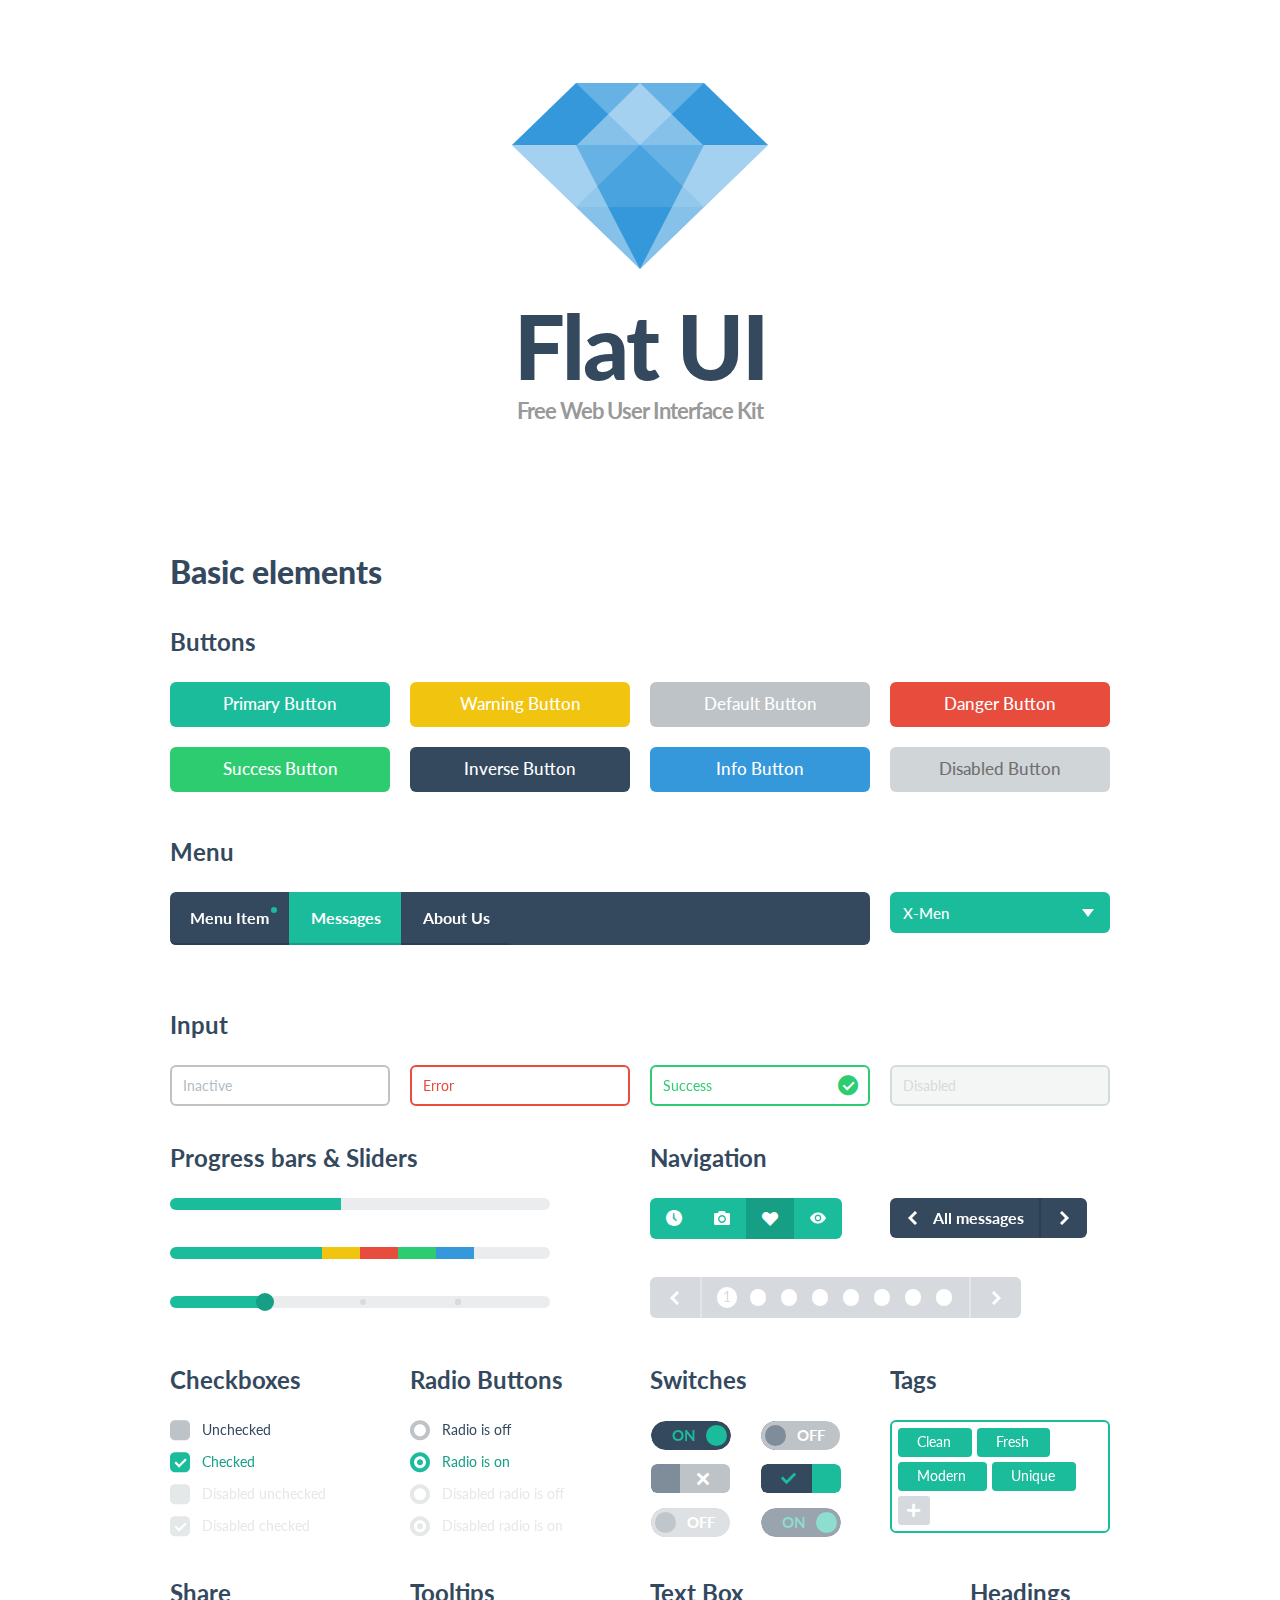
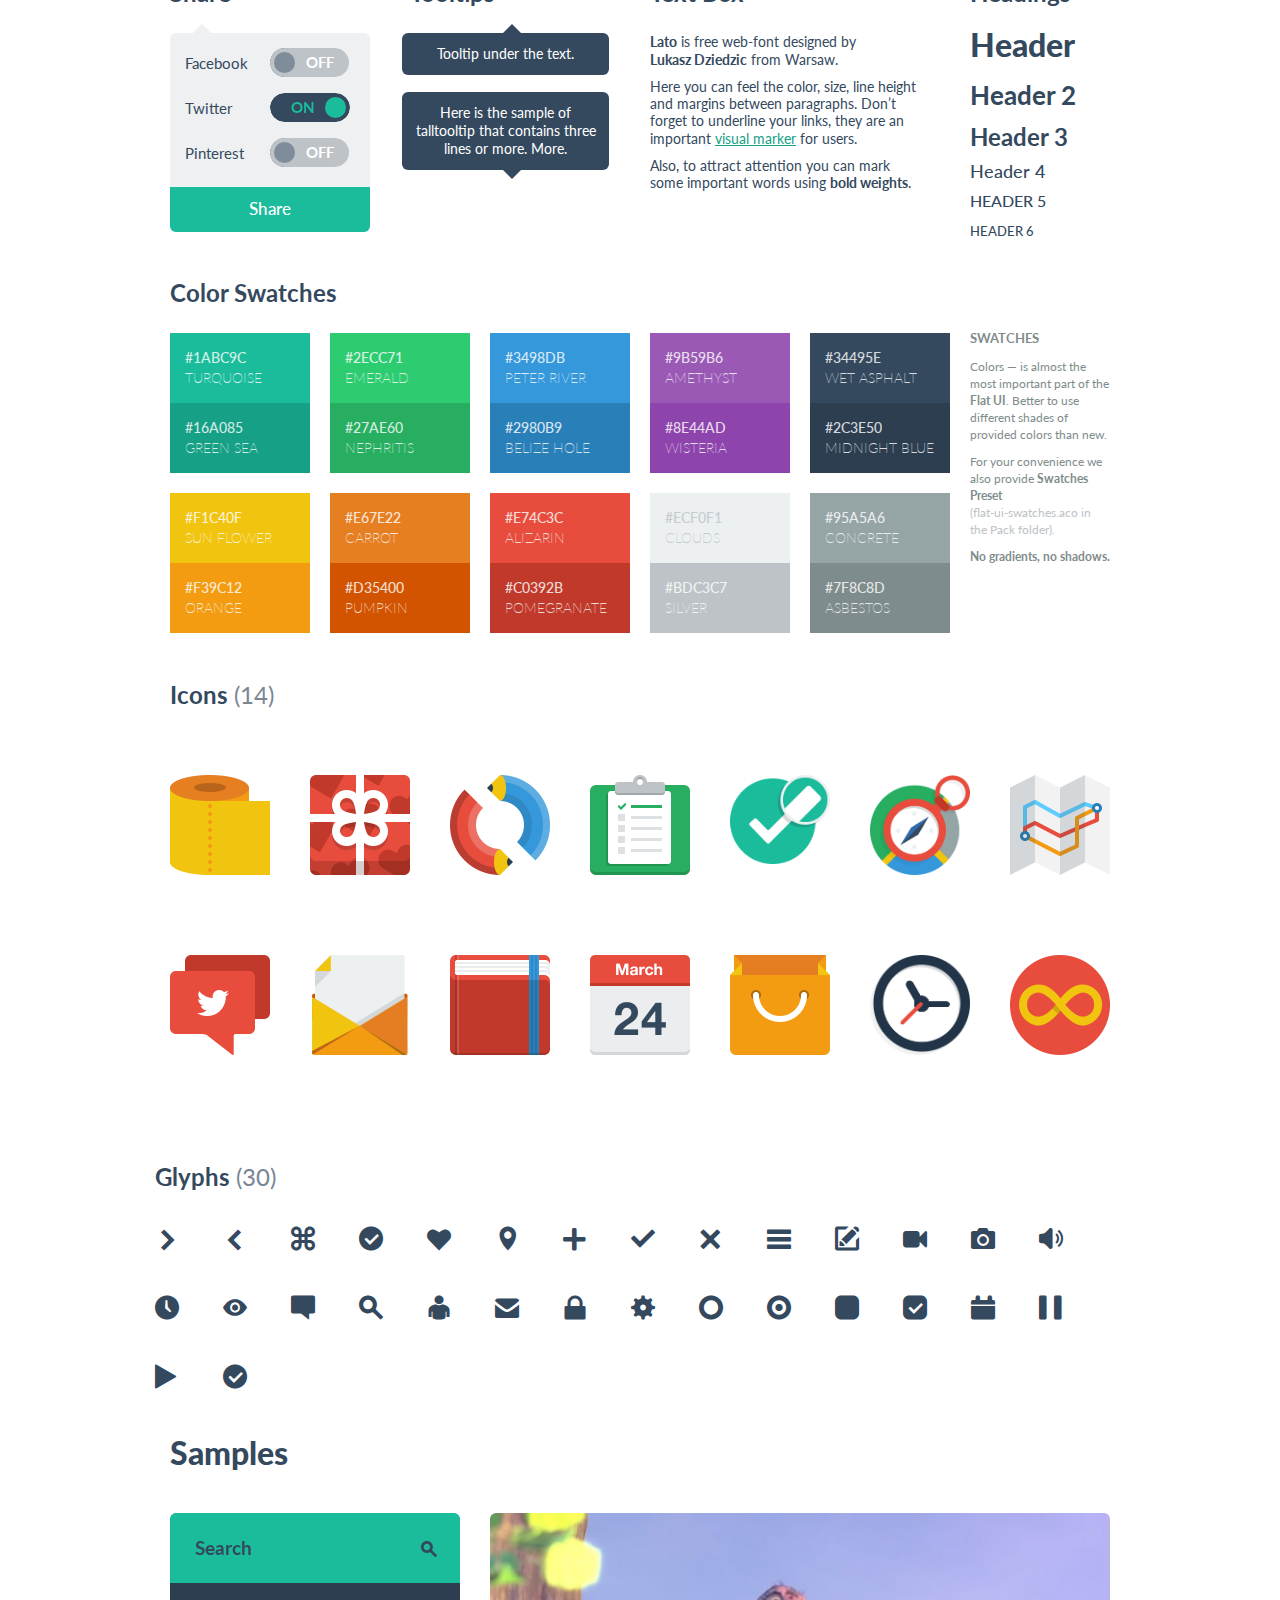
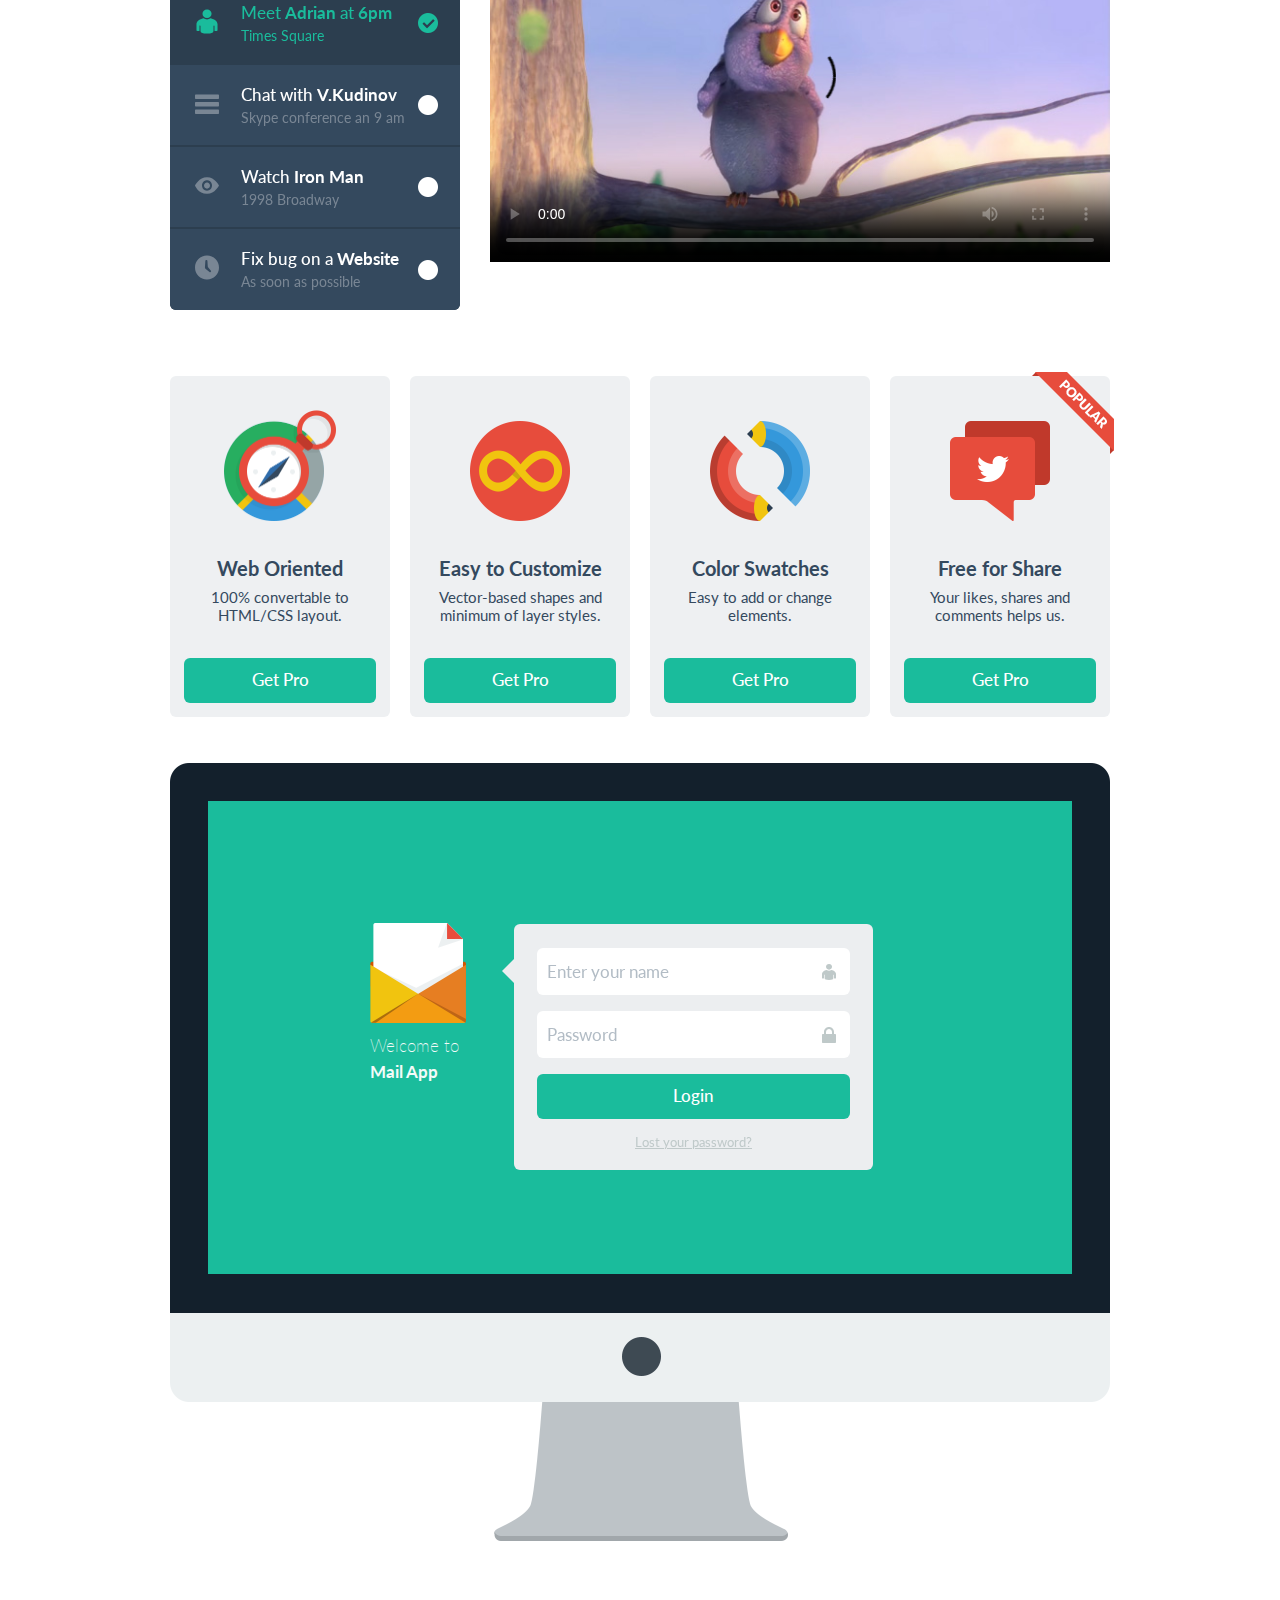
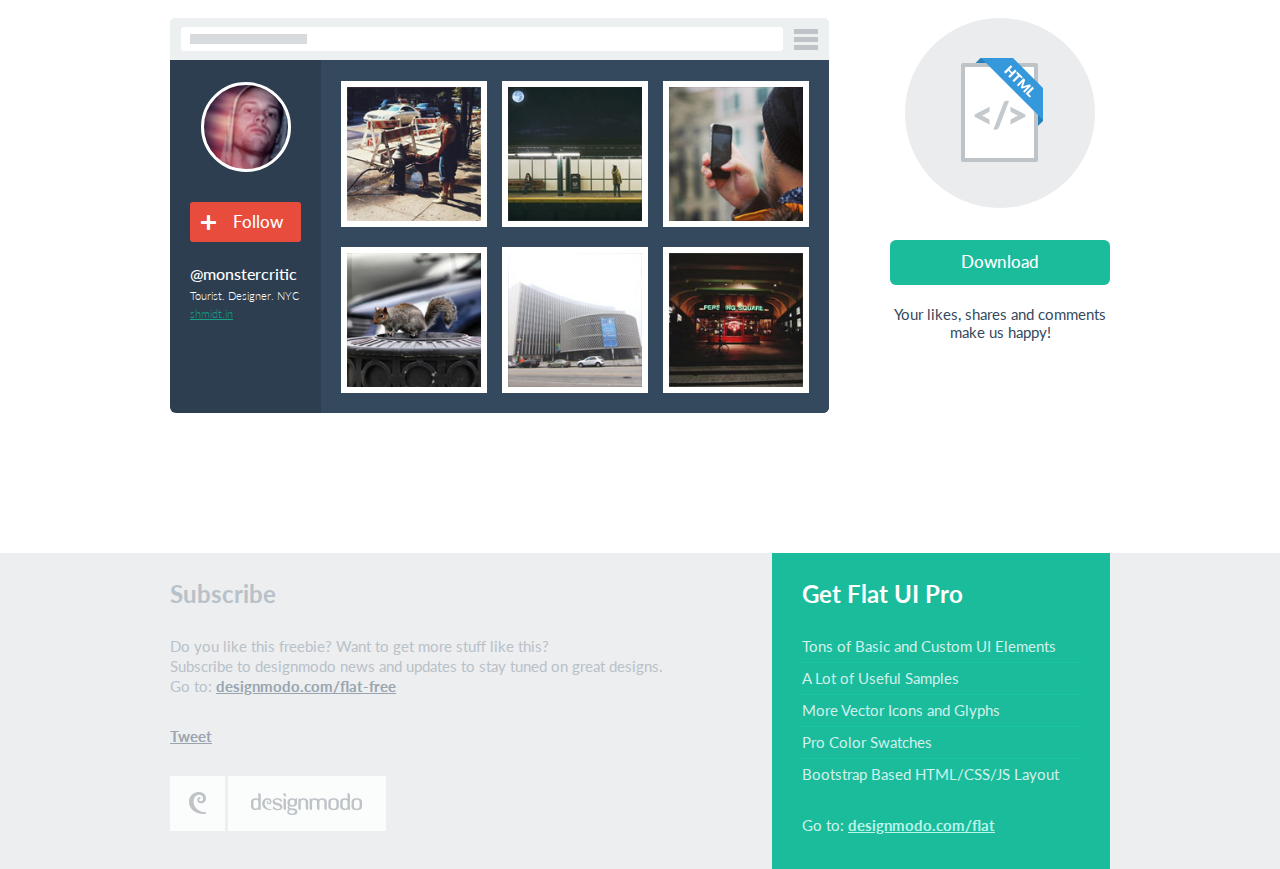
<file: index.html>
<!DOCTYPE html>
<html lang="en">
  <head>
    <meta charset="utf-8">
    <title>Flat UI Kit - HTML/PSD Design Framework</title>
    <meta name="viewport" content="width=device-width, initial-scale=1.0">

    <!-- Loading Bootstrap -->
    <link href="bootstrap/css/bootstrap.css" rel="stylesheet">

    <!-- Loading Flat UI -->
    <link href="css/flat-ui.scss.css" rel="stylesheet">

    <link rel="shortcut icon" href="images/favicon.ico">

    <!-- HTML5 shim, for IE6-8 support of HTML5 elements. All other JS at the end of file. -->
    <!--[if lt IE 9]>
      <script src="js/html5shiv.js"></script>
    <![endif]-->
  </head>
  <body>
    <div class="container">
      <div class="demo-headline">
        <h1 class="demo-logo">
          <div class="logo"></div>
          Flat UI
          <small>Free Web User Interface Kit</small>
        </h1>
      </div> <!-- /demo-headline -->

      <h1>Basic elements</h1>
      <h3 class="demo-panel-title">Buttons</h3>

      <div class="row demo-row">
        <div class="span3">
          <a href="#fakelink" class="btn btn-large btn-block btn-primary">Primary Button</a>
        </div>
        <div class="span3">
          <a href="#fakelink" class="btn btn-large btn-block btn-warning">Warning Button</a>
        </div>
        <div class="span3">
          <a href="#fakelink" class="btn btn-block btn-large">Default Button</a>
        </div>
        <div class="span3">
          <a href="#fakelink" class="btn btn-large btn-block btn-danger">Danger Button</a>
        </div>
      </div> <!-- /row -->

      <div class="row demo-row">
        <div class="span3">
          <a href="#fakelink" class="btn btn-large btn-block btn-success">Success Button</a>
        </div>
        <div class="span3">
          <a href="#fakelink" class="btn btn-large btn-block btn-inverse">Inverse Button</a>
        </div>
        <div class="span3">
          <a href="#fakelink" class="btn btn-large btn-block btn-info">Info Button</a>
        </div>
        <div class="span3">
          <a href="#fakelink" class="btn btn-large btn-block disabled">Disabled Button</a>
        </div>
      </div> <!-- /row -->

      <h3 class="demo-panel-title">Menu</h3>
      <div class="row demo-row">
        <div class="span9">
          <div class="navbar navbar-inverse">
            <div class="navbar-inner">
              <div class="container">
                <button type="button" class="btn btn-navbar" data-toggle="collapse" data-target="#nav-collapse-01"></button>
                <div class="nav-collapse collapse" id="nav-collapse-01">
                  <ul class="nav">
                    <li>
                      <a href="#fakelink">
                        Menu Item
                        <span class="navbar-unread">1</span>
                      </a>
                    </li>
                    <li class="active">
                      <a href="#fakelink">
                        Messages
                        <span class="navbar-unread">1</span>
                      </a>
                      <ul>
                        <li><a href="#fakelink">Element One</a></li>
                        <li>
                          <a href="#fakelink">Sub menu</a>
                          <ul>
                            <li><a href="#fakelink">Element One</a></li>
                            <li><a href="#fakelink">Element Two</a></li>
                            <li><a href="#fakelink">Element Three</a></li>
                          </ul> <!-- /Sub menu -->
                        </li>
                        <li><a href="#fakelink">Element Three</a></li>
                      </ul> <!-- /Sub menu -->
                    </li>
                    <li>
                      <a href="#fakelink">
                        About Us
                      </a>
                    </li>
                  </ul>
                </div><!--/.nav -->
              </div>
            </div>
          </div>
        </div>
        <div class="span3">
          <select name="herolist" value="X-Men" class="select-block span3">
            <option value="0">Choose hero</option>
            <option value="1">Spider Man</option>
            <option value="2">Wolverine</option>
            <option value="3">Captain America</option>
            <option value="X-Men" selected="selected">X-Men</option>
            <option value="Crocodile">Crocodile</option>
          </select>
        </div>
      </div> <!-- /row -->

      <h3 class="demo-panel-title">Input</h3>
      <div class="row">
        <div class="span3">
          <input type="text" value="" placeholder="Inactive" class="span3" />
        </div>
        <div class="span3">
          <div class="control-group error">
            <input type="text" value="Error" class="span3" />
          </div>
        </div>
        <div class="span3">
          <div class="control-group success">
            <input type="text" value="Success" class="span3" />
            <i class="input-icon fui-check-inverted"></i>
          </div>
        </div>
        <div class="span3">
          <input type="text" value="Disabled" disabled="disabled" class="span3" />
        </div>
      </div> <!-- /row -->

      <div class="row">
        <div class="span5">
          <h3 class="demo-panel-title">Progress bars &amp; Sliders</h3>
          <div class="progress">
            <div class="bar" style="width: 45%;"></div>
          </div>
          <br/>
          <div class="progress">
            <div class="bar" style="width: 40%;"></div>
            <div class="bar bar-warning" style="width: 10%;"></div>
            <div class="bar bar-danger" style="width: 10%;"></div>
            <div class="bar bar-success" style="width: 10%;"></div>
            <div class="bar bar-info" style="width: 10%;"></div>
          </div>
          <br/>
          <div id="slider" class="ui-slider">
            <div class="ui-slider-segment"></div>
            <div class="ui-slider-segment"></div>
            <div class="ui-slider-segment"></div>
          </div>
        </div> <!-- /sliders -->

        <div class="span6 offset1">
          <h3 class="demo-panel-title">Navigation</h3>
          <div class="row demo-navigation">
            <div class="span3">
              <div class="btn-toolbar">
                <div class="btn-group">
                  <a class="btn btn-primary" href="#fakelink"><i class="fui-time"></i></a>
                  <a class="btn btn-primary" href="#fakelink"><i class="fui-photo"></i></a>
                  <a class="btn btn-primary active" href="#fakelink"><i class="fui-heart"></i></a>
                  <a class="btn btn-primary" href="#fakelink"><i class="fui-eye"></i></a>
                </div>
              </div> <!-- /toolbar -->
            </div>
            <div class="span3 demo-pager">
              <ul class="pager">
                <li class="previous">
                  <a href="#fakelink">
                    <i class="fui-arrow-left"></i>
                    <span>All messages</span>
                  </a>
                </li>
                <li class="next">
                  <a href="#fakelink">
                    <i class="fui-arrow-right"></i>
                  </a>
                </li>
              </ul> <!-- /pager -->
            </div>
          </div> <!-- /demo-navigation -->

          <div class="pagination">
            <ul>
              <li class="previous"><a href="#fakelink" class="fui-arrow-left"></a></li>
              <li class="active"><a href="#fakelink">1</a></li>
              <li><a href="#fakelink">2</a></li>
              <li><a href="#fakelink">3</a></li>
              <li><a href="#fakelink">4</a></li>
              <li><a href="#fakelink">5</a></li>
              <li><a href="#fakelink">6</a></li>
              <li><a href="#fakelink">7</a></li>
              <li><a href="#fakelink">8</a></li>
              <li class="next"><a href="#fakelink" class="fui-arrow-right"></a></li>
            </ul>
          </div> <!-- /pagination -->
        </div> <!-- /navigation -->
      </div> <!-- /row -->

      <div class="row">
        <div class="span3">
          <h3 class="demo-panel-title">Checkboxes</h3>
          <label class="checkbox" for="checkbox1">
            <input type="checkbox" value="" id="checkbox1" data-toggle="checkbox">
            Unchecked
          </label>
          <label class="checkbox" for="checkbox2">
            <input type="checkbox" checked="checked" value="" id="checkbox2" data-toggle="checkbox" checked="">
            Checked
          </label>
          <label class="checkbox" for="checkbox3">
            <input type="checkbox" value="" id="checkbox3" data-toggle="checkbox" disabled="">
            Disabled unchecked
          </label>
          <label class="checkbox" for="checkbox4">
            <input type="checkbox" checked="checked" value="" id="checkbox4" data-toggle="checkbox" disabled="" checked="">
            Disabled checked
          </label>
        </div> <!-- /checkboxes span3 -->

        <div class="span3">
          <h3 class="demo-panel-title">Radio Buttons</h3>
          <label class="radio">
            <input type="radio" name="optionsRadios" id="optionsRadios1" value="option1" data-toggle="radio">
            Radio is off
          </label>
          <label class="radio">
            <input type="radio" name="optionsRadios" id="optionsRadios2" value="option1" data-toggle="radio" checked="">
            Radio is on
          </label>

          <label class="radio">
            <input type="radio" name="optionsRadiosDisabled" id="optionsRadios3" value="option2" data-toggle="radio" disabled="">
            Disabled radio is off
          </label>
          <label class="radio">
            <input type="radio" name="optionsRadiosDisabled" id="optionsRadios4" value="option2" data-toggle="radio" checked="" disabled="">
            Disabled radio is on
          </label>
        </div> <!-- /radios span3 -->

        <div class="span3">
          <h3 class="demo-panel-title">Switches</h3>

          <table width="100%">
            <tr>
              <td width="50%" class="pbm">
                <input type="checkbox" checked="" data-toggle="switch" />
              </td>

              <td class="pbm">
                <input type="checkbox" data-toggle="switch" />
              </td>
            </tr>
            <tr>
              <td class="pbm">
                <div class="switch switch-square"
                  data-on-label="<i class='fui-check'></i>"
                  data-off-label="<i class='fui-cross'></i>">
                  <input type="checkbox" />
                </div>
              </td>

              <td class="pbm">
                <div class="switch switch-square"
                  data-on-label="<i class='fui-check'></i>"
                  data-off-label="<i class='fui-cross'></i>">
                  <input type="checkbox" checked="" />
                </div>
              </td>
            </tr>
            <tr>
              <td>
                <input type="checkbox" disabled data-toggle="switch" />
              </td>

              <td>
                <input type="checkbox" checked disabled data-toggle="switch" />
              </td>
            </tr>
          </table>
        </div> <!-- /toggles span3 -->

        <div class="span3">
          <h3 class="demo-panel-title">Tags</h3>
          <input name="tagsinput" id="tagsinput" class="tagsinput" value="Clean,Fresh,Modern,Unique" />
        </div>
      </div> <!-- /row -->

      <div class="row">
        <div class="span3">
          <h3 class="demo-panel-title">Share</h3>
          <div class="share mrl">
            <ul>
              <li>
                <label class="share-label" for="share-toggle2">Facebook</label>
                <input type="checkbox" data-toggle="switch" />
              </li>
              <li>
                <label class="share-label" for="share-toggle4">Twitter</label>
                <input type="checkbox" checked="" data-toggle="switch" />
              </li>
              <li>
                <label class="share-label" for="share-toggle6">Pinterest</label>
                <input type="checkbox" data-toggle="switch" />
              </li>
            </ul>
            <a href="#" class="btn btn-primary btn-block btn-large">Share</a>
          </div> <!-- /share -->
        </div>

        <div class="span3">
          <div class="demo-tooltips">
            <h3 class="demo-panel-title">Tooltips</h3>
            <p align="center" data-toggle="tooltip" data-placement="bottom" title="Tooltip under the text."></p>
            <p align="center" data-toggle="tooltip" title="Here is the sample of talltooltip that contains three lines or more. More."></p>
          </div>
        </div> <!-- /span3 with tooltips -->

        <div class="span4">
          <div class="demo-text-box prl">
            <h3 class="demo-panel-title">Text Box</h3>
            <p><strong>Lato</strong> is free web-font designed by <strong>Lukasz&nbsp;Dziedzic</strong> from Warsaw.</p>
            <p>Here you can feel the color, size, line height and margins between paragraphs. Don’t forget to underline 
              your links, they are an important <a href="#">visual marker</a> for users.</p>
            <p>Also, to attract attention you can mark some&nbsp;important words using <strong>bold weights</strong>.</p>
          </div>
        </div> <!-- /text box -->

        <div class="span2">
          <h3 class="demo-panel-title demo-headings">Headings</h3>
          <h1>Header</h1>
          <h2>Header 2</h2>
          <h3>Header 3</h3>
          <h4>Header 4</h4>
          <h5>Header 5</h5>
          <h6>Header 6</h6>
        </div> <!-- /headings -->
      </div> <!-- /row -->

      <div class="row">
        <div class="span10">
          <h3 class="demo-panel-title">Color Swatches</h3>
          <div class="row mbl">
            <div class="span2">
              <dl class="palette palette-turquoise">
                <dt>#1abc9c</dt>
                <dd>Turquoise</dd>
              </dl>
              <dl class="palette palette-green-sea">
                <dt>#16a085</dt>
                <dd>Green sea</dd>
              </dl>
            </div>

            <div class="span2">
              <dl class="palette palette-emerald">
                <dt>#2ecc71</dt>
                <dd>Emerald</dd>
              </dl>
              <dl class="palette palette-nephritis">
                <dt>#27ae60</dt>
                <dd>Nephritis</dd>
              </dl>
            </div>

            <div class="span2">
              <dl class="palette palette-peter-river">
                <dt>#3498db</dt>
                <dd>Peter river</dd>
              </dl>
              <dl class="palette palette-belize-hole">
                <dt>#2980b9</dt>
                <dd>Belize hole</dd>
              </dl>
            </div>

            <div class="span2">
              <dl class="palette palette-amethyst">
                <dt>#9b59b6</dt>
                <dd>Amethyst</dd>
              </dl>
              <dl class="palette palette-wisteria">
                <dt>#8e44ad</dt>
                <dd>Wisteria</dd>
              </dl>
            </div>

            <div class="span2">
              <dl class="palette palette-wet-asphalt">
                <dt>#34495e</dt>
                <dd>Wet asphalt</dd>
              </dl>
              <dl class="palette palette-midnight-blue">
                <dt>#2c3e50</dt>
                <dd>Midnight blue</dd>
              </dl>
            </div>
          </div> <!-- /color swatches -->

          <div class="row mbl">
            <div class="span2">
              <dl class="palette palette-sun-flower">
                <dt>#f1c40f</dt>
                <dd>Sun flower</dd>
              </dl>
              <dl class="palette palette-orange">
                <dt>#f39c12</dt>
                <dd>Orange</dd>
              </dl>
            </div>

            <div class="span2">
              <dl class="palette palette-carrot">
                <dt>#e67e22</dt>
                <dd>Carrot</dd>
              </dl>
              <dl class="palette palette-pumpkin">
                <dt>#d35400</dt>
                <dd>Pumpkin</dd>
              </dl>
            </div>

            <div class="span2">
              <dl class="palette palette-alizarin">
                <dt>#e74c3c</dt>
                <dd>Alizarin</dd>
              </dl>
              <dl class="palette palette-pomegranate">
                <dt>#c0392b</dt>
                <dd>Pomegranate</dd>
              </dl>
            </div>

            <div class="span2">
              <dl class="palette palette-clouds">
                <dt>#ecf0f1</dt>
                <dd>Clouds</dd>
              </dl>
              <dl class="palette palette-silver">
                <dt>#bdc3c7</dt>
                <dd>Silver</dd>
              </dl>
            </div>

            <div class="span2">
              <dl class="palette palette-concrete">
                <dt>#95a5a6</dt>
                <dd>Concrete</dd>
              </dl>
              <dl class="palette palette-asbestos">
                <dt>#7f8c8d</dt>
                <dd>Asbestos</dd>
              </dl>
            </div>
          </div> <!-- /color swatches -->
        </div>

        <div class="span2">
          <h3 class="demo-panel-title">&nbsp;</h3>
          <h6 class="palette-headline">SWATCHES</h6>
          <p class="palette-paragraph">
            Colors &mdash; is almost the most important part of the <strong>Flat UI</strong>. Better to use different shades of provided colors than new.
          </p>
          <p class="palette-paragraph">
            For your convenience we also provide <strong>Swatches Preset</strong> <span>(flat&#8209;ui&#8209;swatches.aco in the Pack folder).</span>
          </p>
          <p class="palette-paragraph">
            <strong>No gradients, no shadows.</strong>
          </p>
        </div> <!-- /swatches desc -->
      </div> <!-- /swatches row -->

      <h3 class="demo-panel-title">Icons <small>(14)</small></h3>
      <div class="demo-illustrations">
        <div class="demo-content">
          <div><img src="images/icons/Toilet-Paper@2x.png" alt="Toilet-Paper"></div>          
          <div><img src="images/icons/Gift-Box@2x.png" alt="Gift-Box"></div>
          <div><img src="images/icons/Pensils@2x.png" alt="Pensils"></div>
          <div><img src="images/icons/Clipboard@2x.png" alt="Clipboard"></div>
          <div><img src="images/icons/Retina-Ready@2x.png" alt="Retina-Ready"></div>
          <div><img src="images/icons/Compas@2x.png" alt="Compas"></div>
          <div><img src="images/icons/Map@2x.png" alt="Map"></div>
          <div><img src="images/icons/Chat@2x.png" alt="Chat"></div>
          <div><img src="images/icons/Mail@2x.png" alt="Mail"></div>
          <div><img src="images/icons/Book@2x.png" alt="Book"></div>
          <div><img src="images/icons/Calendar@2x.png" alt="Calendar"></div>
          <div><img src="images/icons/Pocket@2x.png" alt="Pocket"></div>
          <div><img src="images/icons/Watches@2x.png" alt="Watches"></div>
          <div><img src="images/icons/Infinity-Loop@2x.png" alt="Infinity-Loop"></div>
        </div>
      </div>

      <div class="demo-icons">
        <h3 class="demo-panel-title">Glyphs <small>(30)</small></h3>
        <div class="demo-content">
          <span class="fui-arrow-right"></span>
          <span class="fui-arrow-left"></span>
          <span class="fui-cmd"></span>
          <span class="fui-check-inverted"></span>
          <span class="fui-heart"></span>
          <span class="fui-location"></span>
          <span class="fui-plus"></span>
          <span class="fui-check"></span>
          <span class="fui-cross"></span>
          <span class="fui-list"></span>
          <span class="fui-new"></span>
          <span class="fui-video"></span>
          <span class="fui-photo"></span>
          <span class="fui-volume"></span>
          <span class="fui-time"></span>
          <span class="fui-eye"></span>
          <span class="fui-chat"></span>
          <span class="fui-search"></span>
          <span class="fui-user"></span>
          <span class="fui-mail"></span>
          <span class="fui-lock"></span>
          <span class="fui-gear"></span>
          <span class="fui-radio-unchecked"></span>
          <span class="fui-radio-checked"></span>
          <span class="fui-checkbox-unchecked"></span>
          <span class="fui-checkbox-checked"></span>
          <span class="fui-calendar-solid"></span>
          <span class="fui-pause"></span>
          <span class="fui-play"></span>
          <span class="fui-check-inverted-2"></span>
        </div>
      </div> <!-- /icon font row -->

      <h1 class="mbl pbl">Samples</h1>
      <div class="row demo-samples">
        <div class="span4">
          <div class="todo mrm">
            <div class="todo-search">
              <input class="todo-search-field" type="search" value="" placeholder="Search" />
            </div>
            <ul>
              <li class="todo-done">
                <div class="todo-icon fui-user"></div>
                <div class="todo-content">
                  <h4 class="todo-name">
                    Meet <strong>Adrian</strong> at <strong>6pm</strong>
                  </h4>
                  Times Square
                </div>
              </li>

              <li>
                <div class="todo-icon fui-list"></div>
                <div class="todo-content">
                  <h4 class="todo-name">
                    Chat with <strong>V.Kudinov</strong>
                  </h4>
                  Skype conference an 9 am
                </div>
              </li>

              <li>
                <div class="todo-icon fui-eye"></div>
                <div class="todo-content">
                  <h4 class="todo-name">
                    Watch <strong>Iron Man</strong>
                  </h4>
                  1998 Broadway
                </div>
              </li>

              <li>
                <div class="todo-icon fui-time"></div>
                <div class="todo-content">
                  <h4 class="todo-name">
                    Fix bug on a <strong>Website</strong>
                  </h4>
                  As soon as possible
                </div>
              </li>
            </ul>
          </div>
        </div> <!-- /todo list -->

        <div class="span8 demo-video">
          <!--[if !IE]> -->
            <video class="video-js" controls
              preload="auto" width="620" height="349" poster="images/video/poster.jpg" data-setup="{}">
              <source src="http://iurevych.github.com/Flat-UI-videos/big_buck_bunny.mp4" type="video/mp4">
              <source src="http://iurevych.github.com/Flat-UI-videos/big_buck_bunny.webm" type="video/webm">
            </video>
          <!-- <![endif]-->

          <!--[if IE]>
            <video class="video-js" controls
              preload="auto" width="620" height="256" poster="http://video-js.zencoder.com/oceans-clip.jpg" data-setup="{}">
              <source src="http://video-js.zencoder.com/oceans-clip.mp4" type='video/mp4'/>
              <source src="http://video-js.zencoder.com/oceans-clip.webm" type='video/webm'/>
            </video>
          <![endif]-->
        </div> <!-- /video -->
      </div>

      <div class="row demo-tiles">
        <div class="span3">
          <div class="tile">
            <img src="images/icons/Compas@2x.png" alt="Compas@2x" class="tile-image big-illustration">
            <h3 class="tile-title">Web Oriented</h3>
            <p>100% convertable to HTML/CSS layout.</p>
            <a class="btn btn-primary btn-large btn-block" href="http://designmodo.com/flat">Get Pro</a>
          </div>
        </div>

        <div class="span3">
          <div class="tile">
            <img src="images/icons/Infinity-Loop@2x.png" alt="Infinity-Loop@2x" class="tile-image">
            <h3 class="tile-title">Easy to Customize</h3>
            <p>Vector-based shapes and minimum of layer styles.</p>
            <a class="btn btn-primary btn-large btn-block" href="http://designmodo.com/flat">Get Pro</a>
          </div>
        </div>

        <div class="span3">
          <div class="tile">
            <img src="images/icons/Pensils@2x.png" alt="Pensils@2x" class="tile-image">
            <h3 class="tile-title">Color Swatches</h3>
            <p>Easy to add or change elements. </p>
            <a class="btn btn-primary btn-large btn-block" href="http://designmodo.com/flat">Get Pro</a>
          </div>
        </div>

        <div class="span3">
          <div class="tile tile-hot">
            <img src="images/icons/Chat@2x.png" alt="Chat@2x" class="tile-image">
            <h3 class="tile-title">Free for Share</h3>
            <p>Your likes, shares and comments helps us.</p>
            <a class="btn btn-primary btn-large btn-block" href="http://designmodo.com/flat">Get Pro</a>
          </div>

        </div>
      </div> <!-- /tiles -->

      <div class="login">
        <div class="login-screen">
          <div class="login-icon">
            <img src="images/login/icon.png" alt="Welcome to Mail App" />
            <h4>Welcome to <small>Mail App</small></h4>
          </div>

          <div class="login-form">
            <div class="control-group">
              <input type="text" class="login-field" value="" placeholder="Enter your name" id="login-name" />
              <label class="login-field-icon fui-user" for="login-name"></label>
            </div>

            <div class="control-group">
              <input type="password" class="login-field" value="" placeholder="Password" id="login-pass" />
              <label class="login-field-icon fui-lock" for="login-pass"></label>
            </div>

            <a class="btn btn-primary btn-large btn-block" href="#">Login</a>
            <a class="login-link" href="#">Lost your password?</a>
          </div>
        </div>
      </div>

      <div class="row">
        <div class="span9">
          <div class="demo-browser">
            <div class="demo-browser-side">
              <div class="demo-browser-author"></div>
              <div class="demo-browser-action">
                <a class="btn btn-danger btn-large btn-block" href="http://twitter.com/monstercritic" target="_blank">
                  Follow
                </a>
              </div>
              <h5>@monstercritic</h5>
              <h6>
                Tourist. Designer. NYC
                <a href="http://shmidt.in" target="_blank">shmidt.in</a>
              </h6>
            </div>
            <div class="demo-browser-content">
              <img src="images/demo/browser-pic-1.jpg" alt="" />
              <img src="images/demo/browser-pic-2.jpg" alt="" />
              <img src="images/demo/browser-pic-3.jpg" alt="" />
              <img src="images/demo/browser-pic-4.jpg" alt="" />
              <img src="images/demo/browser-pic-5.jpg" alt="" />
              <img src="images/demo/browser-pic-6.jpg" alt="" />
            </div>
          </div>
        </div>

        <div class="span3">
          <div class="demo-download">
            <img src="images/demo/html-icon.png" src="Free PSD" />
          </div>

          <a href="https://github.com/designmodo/Flat-UI/archive/master.zip" class="btn btn-primary btn-large btn-block">Download</a>

          <p class="demo-download-text">Your likes, shares and comments make us happy!</p>
        </div>
      </div> <!-- /download area -->

    </div> <!-- /container -->

    <footer>
      <div class="container">
        <div class="row">
          <div class="span7">
            <h3 class="footer-title">Subscribe</h3>
            <p>Do you like this freebie? Want to get more stuff like this?<br/>
              Subscribe to designmodo news and updates to stay tuned on great designs.<br/>
              Go to: <a href="http://designmodo.com/flat-free" target="_blank">designmodo.com/flat-free</a>
            </p>

            <p class="pvl">
              <a href="https://twitter.com/share" class="twitter-share-button" data-url="http://designmodo.com/flat-free/" data-text="Flat UI Free - PSD&amp;HTML User Interface Kit" data-via="designmodo" data-size="large">Tweet</a>
              <script>!function(d,s,id){var js,fjs=d.getElementsByTagName(s)[0];if(!d.getElementById(id)){js=d.createElement(s);js.id=id;js.src="//platform.twitter.com/widgets.js";fjs.parentNode.insertBefore(js,fjs);}}(document,"script","twitter-wjs");</script>
            </p>

            <a class="footer-brand" href="http://designmodo.com" target="_blank">
              <img src="images/footer/logo.png" alt="Designmodo.com" />
            </a>
          </div> <!-- /span8 -->

          <div class="span5">
            <div class="footer-banner">
              <h3 class="footer-title">Get Flat UI Pro</h3>
              <ul>
                <li>Tons of Basic and Custom UI Elements</li>
                <li>A Lot of Useful Samples</li>
                <li>More Vector Icons and Glyphs</li>
                <li>Pro Color Swatches</li>
                <li>Bootstrap Based HTML/CSS/JS Layout</li>
              </ul>
              Go to: <a href="http://designmodo.com/flat" target="_blank">designmodo.com/flat</a>
            </div>
          </div>
        </div>
      </div>
    </footer>
    
    <!-- Load JS here for greater good =============================-->
    <script src="js/jquery-1.8.3.min.js"></script>
    <script src="js/jquery-ui-1.10.3.custom.min.js"></script>
    <script src="js/jquery.ui.touch-punch.min.js"></script>
    <script src="js/bootstrap.min.js"></script>
    <script src="js/bootstrap-select.js"></script>
    <script src="js/bootstrap-switch.js"></script>
    <script src="js/flatui-checkbox.js"></script>
    <script src="js/flatui-radio.js"></script>
    <script src="js/jquery.tagsinput.js"></script>
    <script src="js/jquery.placeholder.js"></script>
    <script src="js/jquery.stacktable.js"></script>
    <script src="http://vjs.zencdn.net/c/video.js"></script>
    <script src="js/application.js"></script>
  </body>
</html>
</file>
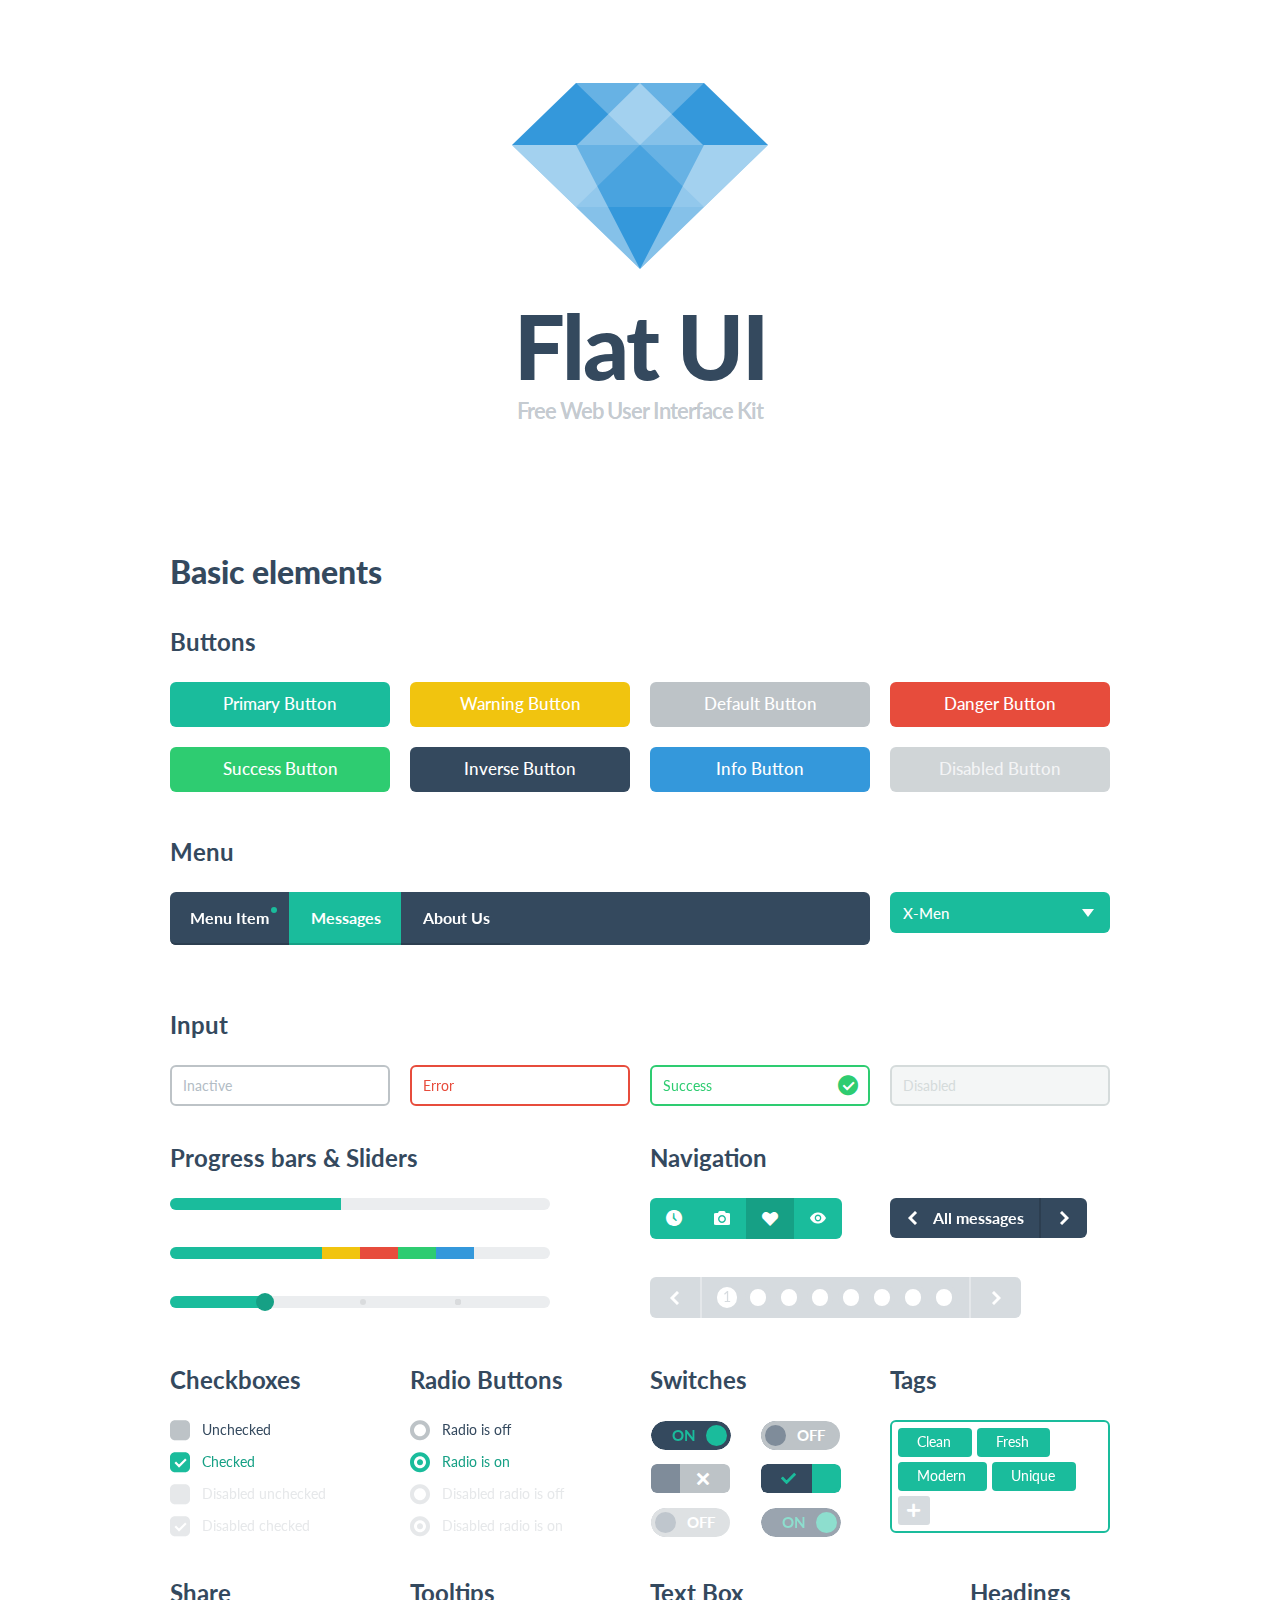
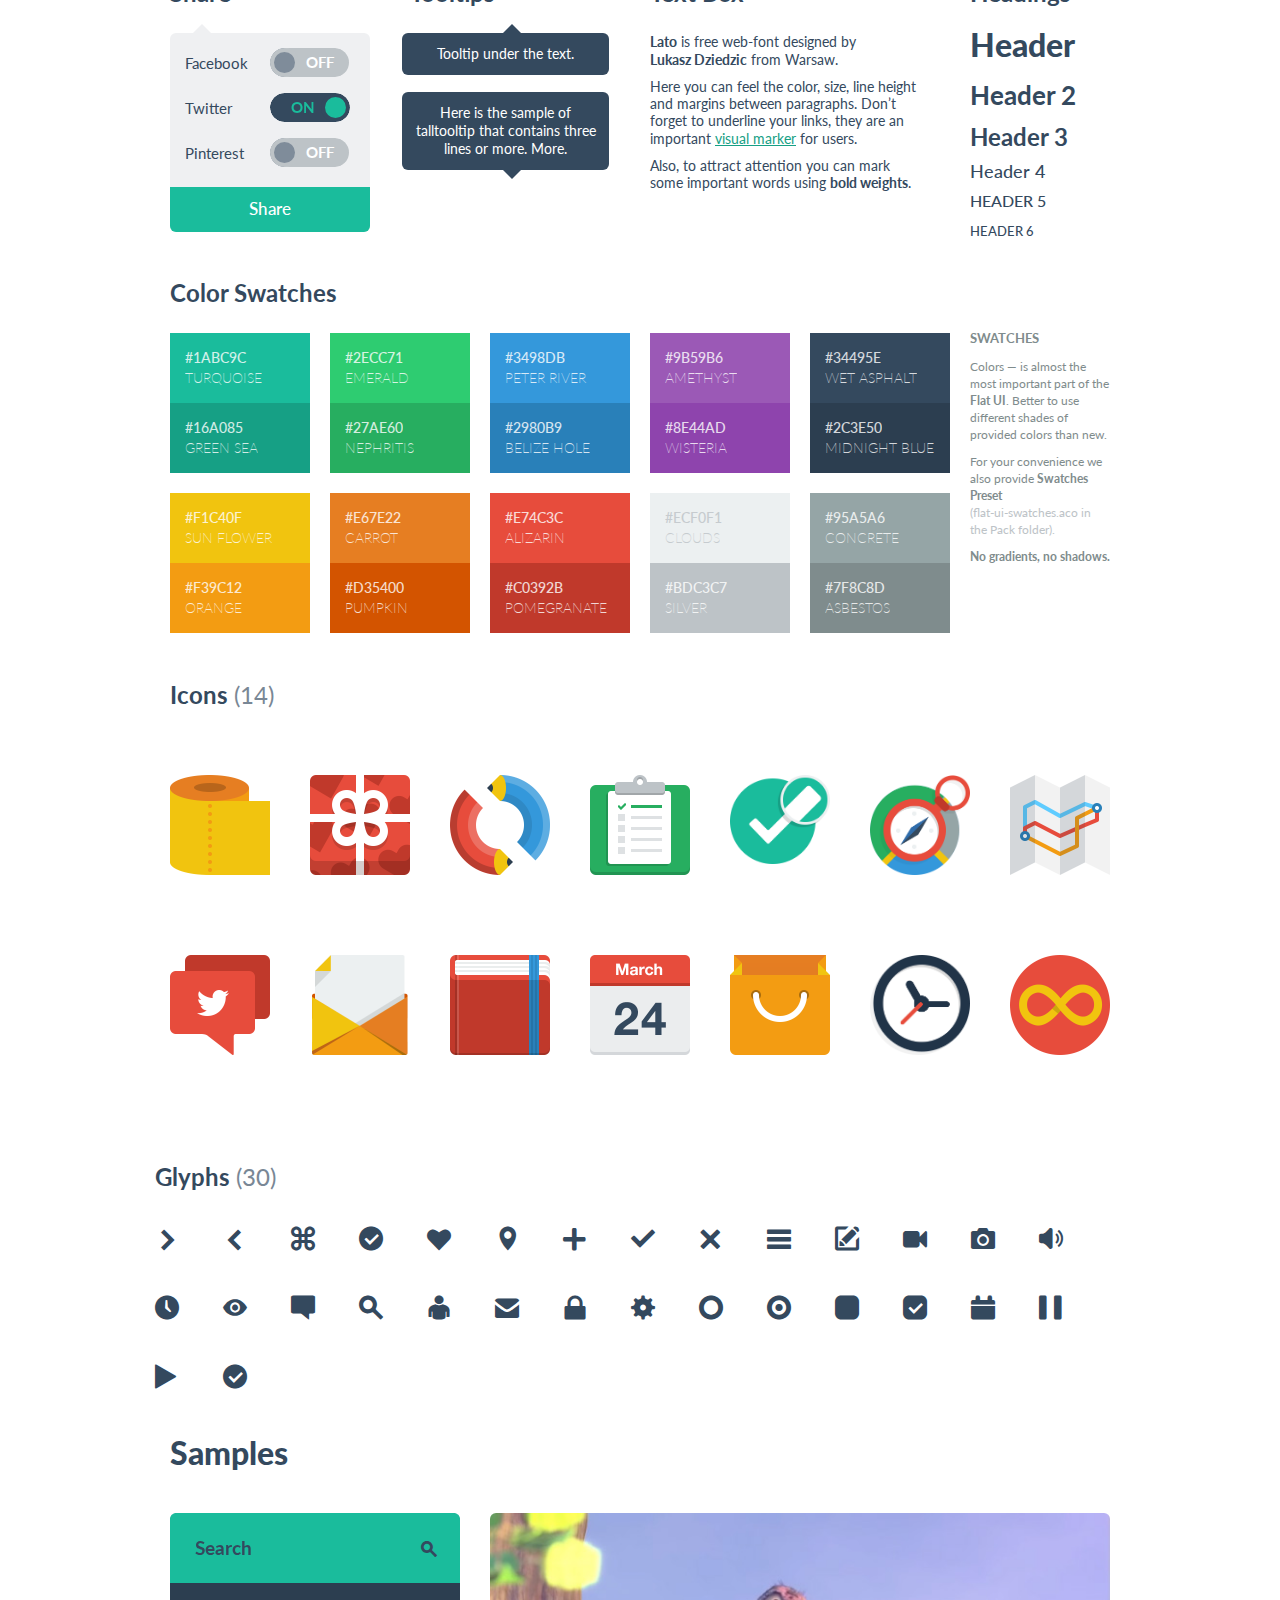
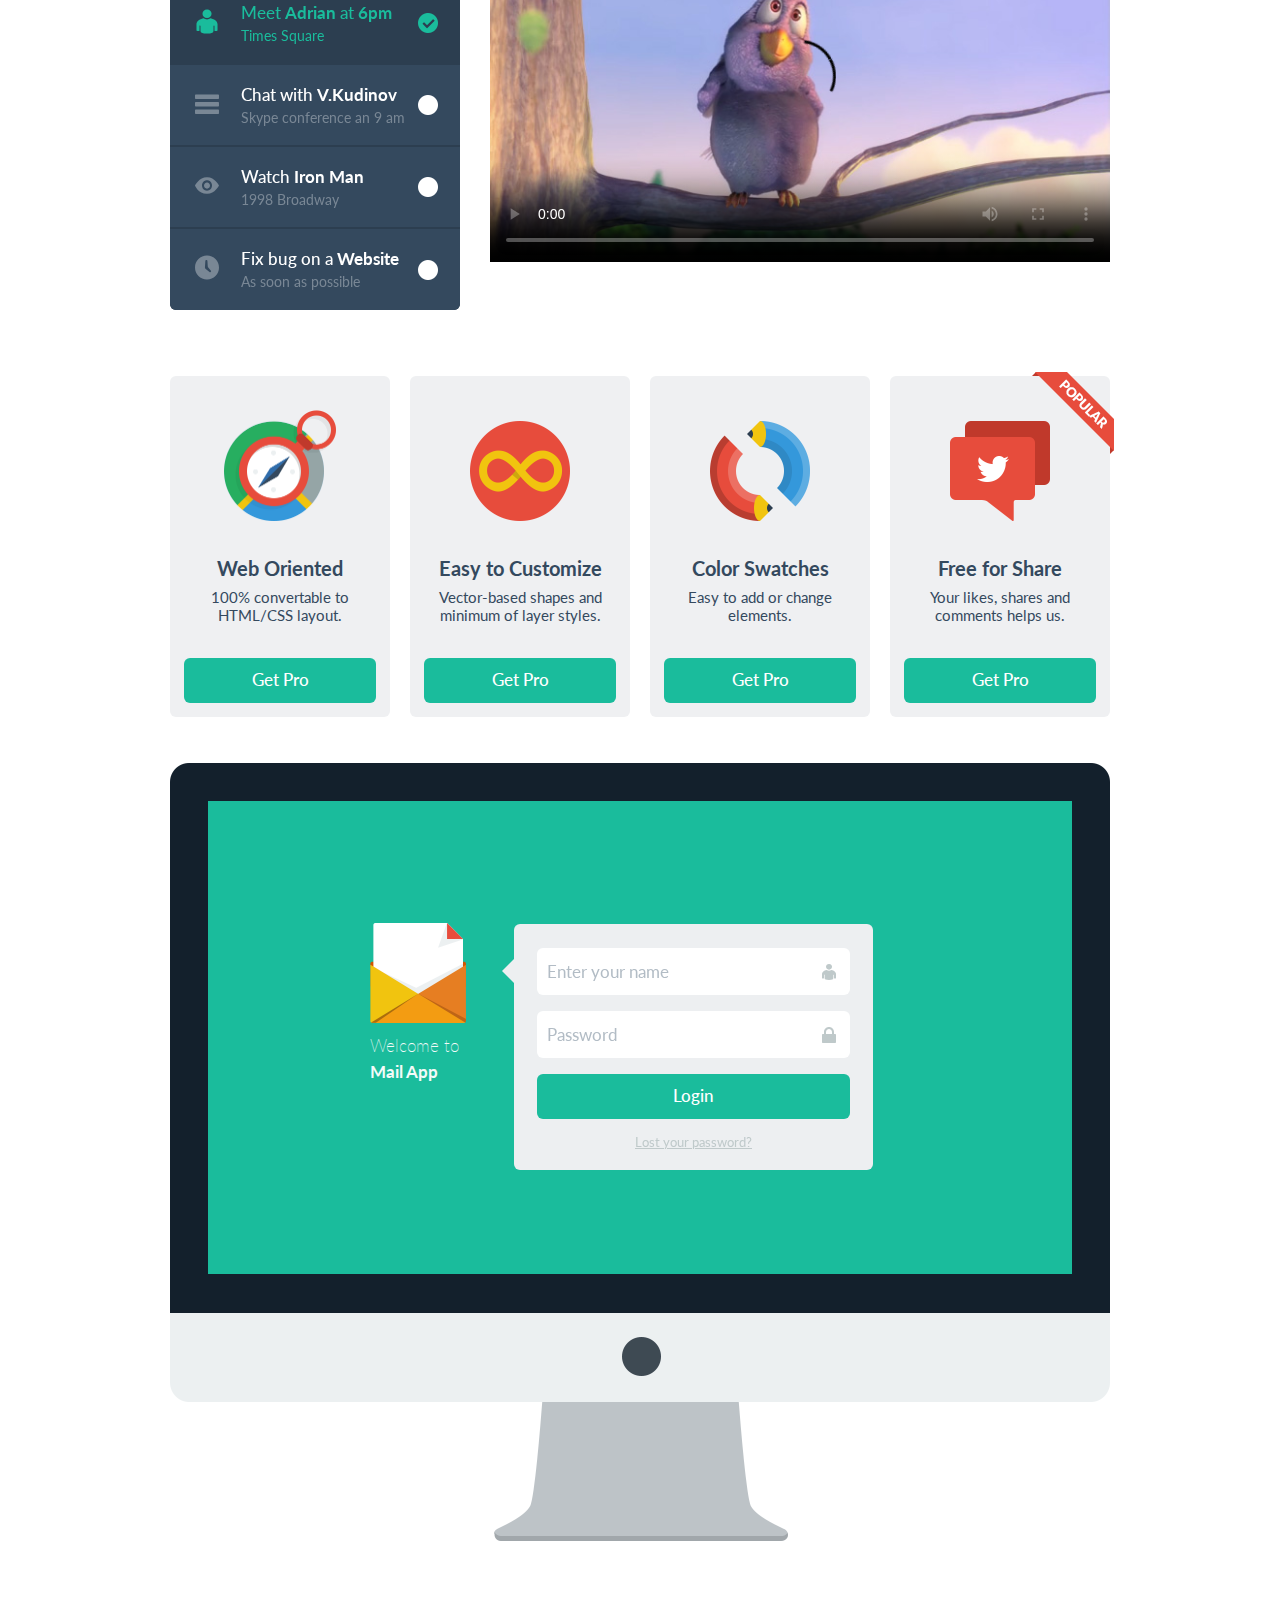
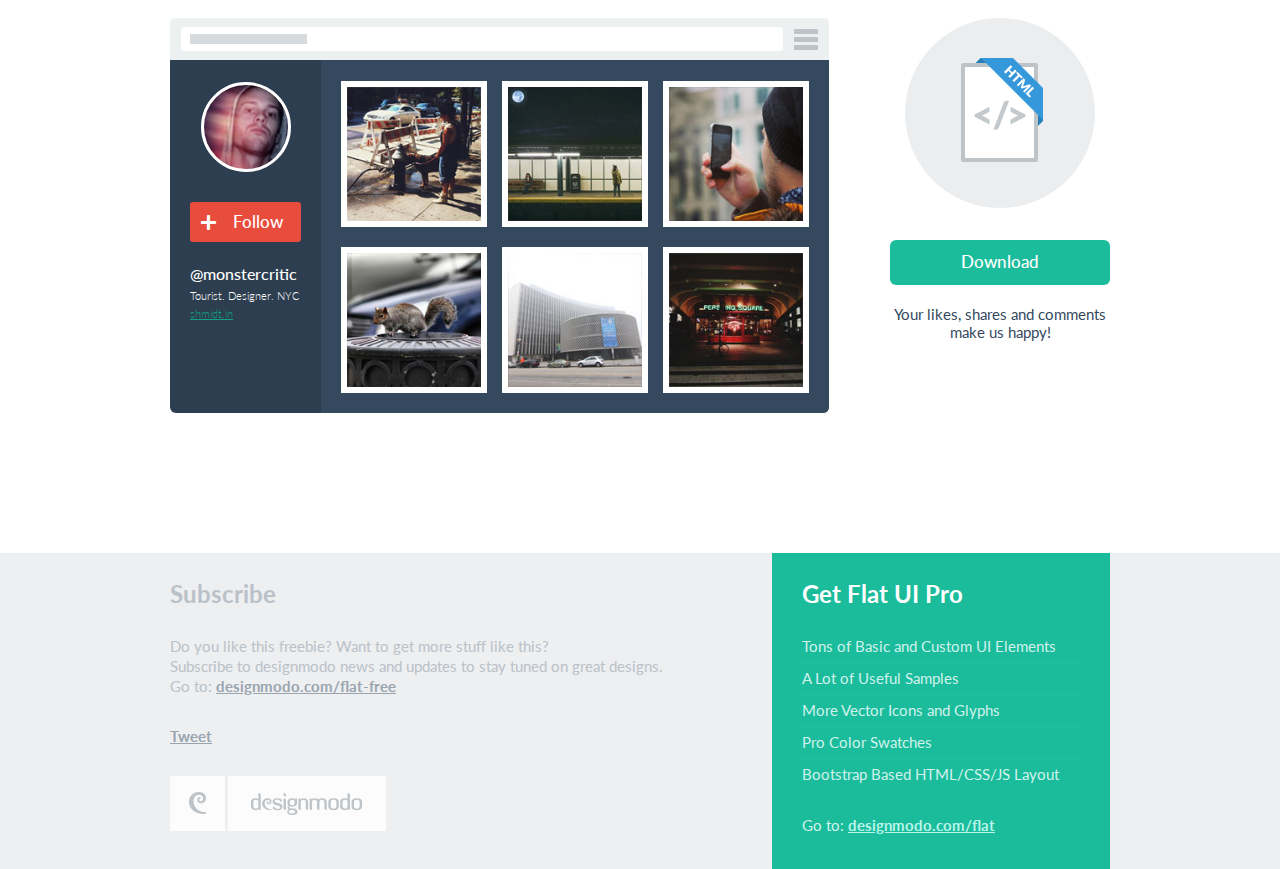
<file: index.less.html>
<!DOCTYPE html>
<html lang="en">
  <head>
    <meta charset="utf-8">
    <title>Flat UI Kit - HTML/PSD Design Framework</title>
    <meta name="viewport" content="width=device-width, initial-scale=1.0">

    <!-- Loading Bootstrap -->
    <link href="bootstrap/css/bootstrap.css" rel="stylesheet">

    <!-- Loading Flat UI -->
    <link href="css/flat-ui.less.css" rel="stylesheet">

    <link rel="shortcut icon" href="images/favicon.ico">

    <!-- HTML5 shim, for IE6-8 support of HTML5 elements. All other JS at the end of file. -->
    <!--[if lt IE 9]>
      <script src="js/html5shiv.js"></script>
    <![endif]-->
  </head>
  <body>
    <div class="container">
      <div class="demo-headline">
        <h1 class="demo-logo">
          <div class="logo"></div>
          Flat UI
          <small>Free Web User Interface Kit</small>
        </h1>
      </div> <!-- /demo-headline -->

      <h1>Basic elements</h1>
      <h3 class="demo-panel-title">Buttons</h3>

      <div class="row demo-row">
        <div class="span3">
          <a href="#fakelink" class="btn btn-large btn-block btn-primary">Primary Button</a>
        </div>
        <div class="span3">
          <a href="#fakelink" class="btn btn-large btn-block btn-warning">Warning Button</a>
        </div>
        <div class="span3">
          <a href="#fakelink" class="btn btn-block btn-large">Default Button</a>
        </div>
        <div class="span3">
          <a href="#fakelink" class="btn btn-large btn-block btn-danger">Danger Button</a>
        </div>
      </div> <!-- /row -->

      <div class="row demo-row">
        <div class="span3">
          <a href="#fakelink" class="btn btn-large btn-block btn-success">Success Button</a>
        </div>
        <div class="span3">
          <a href="#fakelink" class="btn btn-large btn-block btn-inverse">Inverse Button</a>
        </div>
        <div class="span3">
          <a href="#fakelink" class="btn btn-large btn-block btn-info">Info Button</a>
        </div>
        <div class="span3">
          <a href="#fakelink" class="btn btn-large btn-block disabled">Disabled Button</a>
        </div>
      </div> <!-- /row -->

      <h3 class="demo-panel-title">Menu</h3>
      <div class="row demo-row">
        <div class="span9">
          <div class="navbar navbar-inverse">
            <div class="navbar-inner">
              <div class="container">
                <button type="button" class="btn btn-navbar" data-toggle="collapse" data-target="#nav-collapse-01"></button>
                <div class="nav-collapse collapse" id="nav-collapse-01">
                  <ul class="nav">
                    <li>
                      <a href="#fakelink">
                        Menu Item
                        <span class="navbar-unread">1</span>
                      </a>
                    </li>
                    <li class="active">
                      <a href="#fakelink">
                        Messages
                        <span class="navbar-unread">1</span>
                      </a>
                      <ul>
                        <li><a href="#fakelink">Element One</a></li>
                        <li>
                          <a href="#fakelink">Sub menu</a>
                          <ul>
                            <li><a href="#fakelink">Element One</a></li>
                            <li><a href="#fakelink">Element Two</a></li>
                            <li><a href="#fakelink">Element Three</a></li>
                          </ul> <!-- /Sub menu -->
                        </li>
                        <li><a href="#fakelink">Element Three</a></li>
                      </ul> <!-- /Sub menu -->
                    </li>
                    <li>
                      <a href="#fakelink">
                        About Us
                      </a>
                    </li>
                  </ul>
                </div><!--/.nav -->
              </div>
            </div>
          </div>
        </div>
        <div class="span3">
          <select name="herolist" value="X-Men" class="select-block span3">
            <option value="0">Choose hero</option>
            <option value="1">Spider Man</option>
            <option value="2">Wolverine</option>
            <option value="3">Captain America</option>
            <option value="X-Men" selected="selected">X-Men</option>
            <option value="Crocodile">Crocodile</option>
          </select>
        </div>
      </div> <!-- /row -->

      <h3 class="demo-panel-title">Input</h3>
      <div class="row">
        <div class="span3">
          <input type="text" value="" placeholder="Inactive" class="span3" />
        </div>
        <div class="span3">
          <div class="control-group error">
            <input type="text" value="Error" class="span3" />
          </div>
        </div>
        <div class="span3">
          <div class="control-group success">
            <input type="text" value="Success" class="span3" />
            <i class="input-icon fui-check-inverted"></i>
          </div>
        </div>
        <div class="span3">
          <input type="text" value="Disabled" disabled="disabled" class="span3" />
        </div>
      </div> <!-- /row -->

      <div class="row">
        <div class="span5">
          <h3 class="demo-panel-title">Progress bars &amp; Sliders</h3>
          <div class="progress">
            <div class="bar" style="width: 45%;"></div>
          </div>
          <br/>
          <div class="progress">
            <div class="bar" style="width: 40%;"></div>
            <div class="bar bar-warning" style="width: 10%;"></div>
            <div class="bar bar-danger" style="width: 10%;"></div>
            <div class="bar bar-success" style="width: 10%;"></div>
            <div class="bar bar-info" style="width: 10%;"></div>
          </div>
          <br/>
          <div id="slider" class="ui-slider">
            <div class="ui-slider-segment"></div>
            <div class="ui-slider-segment"></div>
            <div class="ui-slider-segment"></div>
          </div>
        </div> <!-- /sliders -->

        <div class="span6 offset1">
          <h3 class="demo-panel-title">Navigation</h3>
          <div class="row demo-navigation">
            <div class="span3">
              <div class="btn-toolbar">
                <div class="btn-group">
                  <a class="btn btn-primary" href="#fakelink"><i class="fui-time"></i></a>
                  <a class="btn btn-primary" href="#fakelink"><i class="fui-photo"></i></a>
                  <a class="btn btn-primary active" href="#fakelink"><i class="fui-heart"></i></a>
                  <a class="btn btn-primary" href="#fakelink"><i class="fui-eye"></i></a>
                </div>
              </div> <!-- /toolbar -->
            </div>
            <div class="span3 demo-pager">
              <ul class="pager">
                <li class="previous">
                  <a href="#fakelink">
                    <i class="fui-arrow-left"></i>
                    <span>All messages</span>
                  </a>
                </li>
                <li class="next">
                  <a href="#fakelink">
                    <i class="fui-arrow-right"></i>
                  </a>
                </li>
              </ul> <!-- /pager -->
            </div>
          </div> <!-- /demo-navigation -->

          <div class="pagination">
            <ul>
              <li class="previous"><a href="#fakelink" class="fui-arrow-left"></a></li>
              <li class="active"><a href="#fakelink">1</a></li>
              <li><a href="#fakelink">2</a></li>
              <li><a href="#fakelink">3</a></li>
              <li><a href="#fakelink">4</a></li>
              <li><a href="#fakelink">5</a></li>
              <li><a href="#fakelink">6</a></li>
              <li><a href="#fakelink">7</a></li>
              <li><a href="#fakelink">8</a></li>
              <li class="next"><a href="#fakelink" class="fui-arrow-right"></a></li>
            </ul>
          </div> <!-- /pagination -->
        </div> <!-- /navigation -->
      </div> <!-- /row -->

      <div class="row">
        <div class="span3">
          <h3 class="demo-panel-title">Checkboxes</h3>
          <label class="checkbox" for="checkbox1">
            <input type="checkbox" value="" id="checkbox1" data-toggle="checkbox">
            Unchecked
          </label>
          <label class="checkbox" for="checkbox2">
            <input type="checkbox" checked="checked" value="" id="checkbox2" data-toggle="checkbox" checked="">
            Checked
          </label>
          <label class="checkbox" for="checkbox3">
            <input type="checkbox" value="" id="checkbox3" data-toggle="checkbox" disabled="">
            Disabled unchecked
          </label>
          <label class="checkbox" for="checkbox4">
            <input type="checkbox" checked="checked" value="" id="checkbox4" data-toggle="checkbox" disabled="" checked="">
            Disabled checked
          </label>
        </div> <!-- /checkboxes span3 -->

        <div class="span3">
          <h3 class="demo-panel-title">Radio Buttons</h3>
          <label class="radio">
            <input type="radio" name="optionsRadios" id="optionsRadios1" value="option1" data-toggle="radio">
            Radio is off
          </label>
          <label class="radio">
            <input type="radio" name="optionsRadios" id="optionsRadios2" value="option1" data-toggle="radio" checked="">
            Radio is on
          </label>

          <label class="radio">
            <input type="radio" name="optionsRadiosDisabled" id="optionsRadios3" value="option2" data-toggle="radio" disabled="">
            Disabled radio is off
          </label>
          <label class="radio">
            <input type="radio" name="optionsRadiosDisabled" id="optionsRadios4" value="option2" data-toggle="radio" checked="" disabled="">
            Disabled radio is on
          </label>
        </div> <!-- /radios span3 -->

        <div class="span3">
          <h3 class="demo-panel-title">Switches</h3>

          <table width="100%">
            <tr>
              <td width="50%" class="pbm">
                <input type="checkbox" checked="" data-toggle="switch" />
              </td>

              <td class="pbm">
                <input type="checkbox" data-toggle="switch" />
              </td>
            </tr>
            <tr>
              <td class="pbm">
                <div class="switch switch-square"
                  data-on-label="<i class='fui-check'></i>"
                  data-off-label="<i class='fui-cross'></i>">
                  <input type="checkbox" />
                </div>
              </td>

              <td class="pbm">
                <div class="switch switch-square"
                  data-on-label="<i class='fui-check'></i>"
                  data-off-label="<i class='fui-cross'></i>">
                  <input type="checkbox" checked="" />
                </div>
              </td>
            </tr>
            <tr>
              <td>
                <input type="checkbox" disabled data-toggle="switch" />
              </td>

              <td>
                <input type="checkbox" checked disabled data-toggle="switch" />
              </td>
            </tr>
          </table>
        </div> <!-- /toggles span3 -->

        <div class="span3">
          <h3 class="demo-panel-title">Tags</h3>
          <input name="tagsinput" id="tagsinput" class="tagsinput" value="Clean,Fresh,Modern,Unique" />
        </div>
      </div> <!-- /row -->

      <div class="row">
        <div class="span3">
          <h3 class="demo-panel-title">Share</h3>
          <div class="share mrl">
            <ul>
              <li>
                <label class="share-label" for="share-toggle2">Facebook</label>
                <input type="checkbox" data-toggle="switch" />
              </li>
              <li>
                <label class="share-label" for="share-toggle4">Twitter</label>
                <input type="checkbox" checked="" data-toggle="switch" />
              </li>
              <li>
                <label class="share-label" for="share-toggle6">Pinterest</label>
                <input type="checkbox" data-toggle="switch" />
              </li>
            </ul>
            <a href="#" class="btn btn-primary btn-block btn-large">Share</a>
          </div> <!-- /share -->
        </div>

        <div class="span3">
          <div class="demo-tooltips">
            <h3 class="demo-panel-title">Tooltips</h3>
            <p align="center" data-toggle="tooltip" data-placement="bottom" title="Tooltip under the text."></p>
            <p align="center" data-toggle="tooltip" title="Here is the sample of talltooltip that contains three lines or more. More."></p>
          </div>
        </div> <!-- /span3 with tooltips -->

        <div class="span4">
          <div class="demo-text-box prl">
            <h3 class="demo-panel-title">Text Box</h3>
            <p><strong>Lato</strong> is free web-font designed by <strong>Lukasz&nbsp;Dziedzic</strong> from Warsaw.</p>
            <p>Here you can feel the color, size, line height and margins between paragraphs. Don’t forget to underline 
              your links, they are an important <a href="#">visual marker</a> for users.</p>
            <p>Also, to attract attention you can mark some&nbsp;important words using <strong>bold weights</strong>.</p>
          </div>
        </div> <!-- /text box -->

        <div class="span2">
          <h3 class="demo-panel-title demo-headings">Headings</h3>
          <h1>Header</h1>
          <h2>Header 2</h2>
          <h3>Header 3</h3>
          <h4>Header 4</h4>
          <h5>Header 5</h5>
          <h6>Header 6</h6>
        </div> <!-- /headings -->
      </div> <!-- /row -->

      <div class="row">
        <div class="span10">
          <h3 class="demo-panel-title">Color Swatches</h3>
          <div class="row mbl">
            <div class="span2">
              <dl class="palette palette-turquoise">
                <dt>#1abc9c</dt>
                <dd>Turquoise</dd>
              </dl>
              <dl class="palette palette-green-sea">
                <dt>#16a085</dt>
                <dd>Green sea</dd>
              </dl>
            </div>

            <div class="span2">
              <dl class="palette palette-emerald">
                <dt>#2ecc71</dt>
                <dd>Emerald</dd>
              </dl>
              <dl class="palette palette-nephritis">
                <dt>#27ae60</dt>
                <dd>Nephritis</dd>
              </dl>
            </div>

            <div class="span2">
              <dl class="palette palette-peter-river">
                <dt>#3498db</dt>
                <dd>Peter river</dd>
              </dl>
              <dl class="palette palette-belize-hole">
                <dt>#2980b9</dt>
                <dd>Belize hole</dd>
              </dl>
            </div>

            <div class="span2">
              <dl class="palette palette-amethyst">
                <dt>#9b59b6</dt>
                <dd>Amethyst</dd>
              </dl>
              <dl class="palette palette-wisteria">
                <dt>#8e44ad</dt>
                <dd>Wisteria</dd>
              </dl>
            </div>

            <div class="span2">
              <dl class="palette palette-wet-asphalt">
                <dt>#34495e</dt>
                <dd>Wet asphalt</dd>
              </dl>
              <dl class="palette palette-midnight-blue">
                <dt>#2c3e50</dt>
                <dd>Midnight blue</dd>
              </dl>
            </div>
          </div> <!-- /color swatches -->

          <div class="row mbl">
            <div class="span2">
              <dl class="palette palette-sun-flower">
                <dt>#f1c40f</dt>
                <dd>Sun flower</dd>
              </dl>
              <dl class="palette palette-orange">
                <dt>#f39c12</dt>
                <dd>Orange</dd>
              </dl>
            </div>

            <div class="span2">
              <dl class="palette palette-carrot">
                <dt>#e67e22</dt>
                <dd>Carrot</dd>
              </dl>
              <dl class="palette palette-pumpkin">
                <dt>#d35400</dt>
                <dd>Pumpkin</dd>
              </dl>
            </div>

            <div class="span2">
              <dl class="palette palette-alizarin">
                <dt>#e74c3c</dt>
                <dd>Alizarin</dd>
              </dl>
              <dl class="palette palette-pomegranate">
                <dt>#c0392b</dt>
                <dd>Pomegranate</dd>
              </dl>
            </div>

            <div class="span2">
              <dl class="palette palette-clouds">
                <dt>#ecf0f1</dt>
                <dd>Clouds</dd>
              </dl>
              <dl class="palette palette-silver">
                <dt>#bdc3c7</dt>
                <dd>Silver</dd>
              </dl>
            </div>

            <div class="span2">
              <dl class="palette palette-concrete">
                <dt>#95a5a6</dt>
                <dd>Concrete</dd>
              </dl>
              <dl class="palette palette-asbestos">
                <dt>#7f8c8d</dt>
                <dd>Asbestos</dd>
              </dl>
            </div>
          </div> <!-- /color swatches -->
        </div>

        <div class="span2">
          <h3 class="demo-panel-title">&nbsp;</h3>
          <h6 class="palette-headline">SWATCHES</h6>
          <p class="palette-paragraph">
            Colors &mdash; is almost the most important part of the <strong>Flat UI</strong>. Better to use different shades of provided colors than new.
          </p>
          <p class="palette-paragraph">
            For your convenience we also provide <strong>Swatches Preset</strong> <span>(flat&#8209;ui&#8209;swatches.aco in the Pack folder).</span>
          </p>
          <p class="palette-paragraph">
            <strong>No gradients, no shadows.</strong>
          </p>
        </div> <!-- /swatches desc -->
      </div> <!-- /swatches row -->

      <h3 class="demo-panel-title">Icons <small>(14)</small></h3>
      <div class="demo-illustrations">
        <div class="demo-content">
          <div><img src="images/icons/Toilet-Paper@2x.png" alt="Toilet-Paper"></div>          
          <div><img src="images/icons/Gift-Box@2x.png" alt="Gift-Box"></div>
          <div><img src="images/icons/Pensils@2x.png" alt="Pensils"></div>
          <div><img src="images/icons/Clipboard@2x.png" alt="Clipboard"></div>
          <div><img src="images/icons/Retina-Ready@2x.png" alt="Retina-Ready"></div>
          <div><img src="images/icons/Compas@2x.png" alt="Compas"></div>
          <div><img src="images/icons/Map@2x.png" alt="Map"></div>
          <div><img src="images/icons/Chat@2x.png" alt="Chat"></div>
          <div><img src="images/icons/Mail@2x.png" alt="Mail"></div>
          <div><img src="images/icons/Book@2x.png" alt="Book"></div>
          <div><img src="images/icons/Calendar@2x.png" alt="Calendar"></div>
          <div><img src="images/icons/Pocket@2x.png" alt="Pocket"></div>
          <div><img src="images/icons/Watches@2x.png" alt="Watches"></div>
          <div><img src="images/icons/Infinity-Loop@2x.png" alt="Infinity-Loop"></div>
        </div>
      </div>

      <div class="demo-icons">
        <h3 class="demo-panel-title">Glyphs <small>(30)</small></h3>
        <div class="demo-content">
          <span class="fui-arrow-right"></span>
          <span class="fui-arrow-left"></span>
          <span class="fui-cmd"></span>
          <span class="fui-check-inverted"></span>
          <span class="fui-heart"></span>
          <span class="fui-location"></span>
          <span class="fui-plus"></span>
          <span class="fui-check"></span>
          <span class="fui-cross"></span>
          <span class="fui-list"></span>
          <span class="fui-new"></span>
          <span class="fui-video"></span>
          <span class="fui-photo"></span>
          <span class="fui-volume"></span>
          <span class="fui-time"></span>
          <span class="fui-eye"></span>
          <span class="fui-chat"></span>
          <span class="fui-search"></span>
          <span class="fui-user"></span>
          <span class="fui-mail"></span>
          <span class="fui-lock"></span>
          <span class="fui-gear"></span>
          <span class="fui-radio-unchecked"></span>
          <span class="fui-radio-checked"></span>
          <span class="fui-checkbox-unchecked"></span>
          <span class="fui-checkbox-checked"></span>
          <span class="fui-calendar-solid"></span>
          <span class="fui-pause"></span>
          <span class="fui-play"></span>
          <span class="fui-check-inverted-2"></span>
        </div>
      </div> <!-- /icon font row -->

      <h1 class="mbl pbl">Samples</h1>
      <div class="row demo-samples">
        <div class="span4">
          <div class="todo mrm">
            <div class="todo-search">
              <input class="todo-search-field" type="search" value="" placeholder="Search" />
            </div>
            <ul>
              <li class="todo-done">
                <div class="todo-icon fui-user"></div>
                <div class="todo-content">
                  <h4 class="todo-name">
                    Meet <strong>Adrian</strong> at <strong>6pm</strong>
                  </h4>
                  Times Square
                </div>
              </li>

              <li>
                <div class="todo-icon fui-list"></div>
                <div class="todo-content">
                  <h4 class="todo-name">
                    Chat with <strong>V.Kudinov</strong>
                  </h4>
                  Skype conference an 9 am
                </div>
              </li>

              <li>
                <div class="todo-icon fui-eye"></div>
                <div class="todo-content">
                  <h4 class="todo-name">
                    Watch <strong>Iron Man</strong>
                  </h4>
                  1998 Broadway
                </div>
              </li>

              <li>
                <div class="todo-icon fui-time"></div>
                <div class="todo-content">
                  <h4 class="todo-name">
                    Fix bug on a <strong>Website</strong>
                  </h4>
                  As soon as possible
                </div>
              </li>
            </ul>
          </div>
        </div> <!-- /todo list -->

        <div class="span8 demo-video">
          <!--[if !IE]> -->
            <video class="video-js" controls
              preload="auto" width="620" height="349" poster="images/video/poster.jpg" data-setup="{}">
              <source src="http://iurevych.github.com/Flat-UI-videos/big_buck_bunny.mp4" type="video/mp4">
              <source src="http://iurevych.github.com/Flat-UI-videos/big_buck_bunny.webm" type="video/webm">
            </video>
          <!-- <![endif]-->

          <!--[if IE]>
            <video class="video-js" controls
              preload="auto" width="620" height="256" poster="http://video-js.zencoder.com/oceans-clip.jpg" data-setup="{}">
              <source src="http://video-js.zencoder.com/oceans-clip.mp4" type='video/mp4'/>
              <source src="http://video-js.zencoder.com/oceans-clip.webm" type='video/webm'/>
            </video>
          <![endif]-->
        </div> <!-- /video -->
      </div>

      <div class="row demo-tiles">
        <div class="span3">
          <div class="tile">
            <img src="images/icons/Compas@2x.png" alt="Compas@2x" class="tile-image big-illustration">
            <h3 class="tile-title">Web Oriented</h3>
            <p>100% convertable to HTML/CSS layout.</p>
            <a class="btn btn-primary btn-large btn-block" href="http://designmodo.com/flat">Get Pro</a>
          </div>
        </div>

        <div class="span3">
          <div class="tile">
            <img src="images/icons/Infinity-Loop@2x.png" alt="Infinity-Loop@2x" class="tile-image">
            <h3 class="tile-title">Easy to Customize</h3>
            <p>Vector-based shapes and minimum of layer styles.</p>
            <a class="btn btn-primary btn-large btn-block" href="http://designmodo.com/flat">Get Pro</a>
          </div>
        </div>

        <div class="span3">
          <div class="tile">
            <img src="images/icons/Pensils@2x.png" alt="Pensils@2x" class="tile-image">
            <h3 class="tile-title">Color Swatches</h3>
            <p>Easy to add or change elements. </p>
            <a class="btn btn-primary btn-large btn-block" href="http://designmodo.com/flat">Get Pro</a>
          </div>
        </div>

        <div class="span3">
          <div class="tile tile-hot">
            <img src="images/icons/Chat@2x.png" alt="Chat@2x" class="tile-image">
            <h3 class="tile-title">Free for Share</h3>
            <p>Your likes, shares and comments helps us.</p>
            <a class="btn btn-primary btn-large btn-block" href="http://designmodo.com/flat">Get Pro</a>
          </div>

        </div>
      </div> <!-- /tiles -->

      <div class="login">
        <div class="login-screen">
          <div class="login-icon">
            <img src="images/login/icon.png" alt="Welcome to Mail App" />
            <h4>Welcome to <small>Mail App</small></h4>
          </div>

          <div class="login-form">
            <div class="control-group">
              <input type="text" class="login-field" value="" placeholder="Enter your name" id="login-name" />
              <label class="login-field-icon fui-user" for="login-name"></label>
            </div>

            <div class="control-group">
              <input type="password" class="login-field" value="" placeholder="Password" id="login-pass" />
              <label class="login-field-icon fui-lock" for="login-pass"></label>
            </div>

            <a class="btn btn-primary btn-large btn-block" href="#">Login</a>
            <a class="login-link" href="#">Lost your password?</a>
          </div>
        </div>
      </div>

      <div class="row">
        <div class="span9">
          <div class="demo-browser">
            <div class="demo-browser-side">
              <div class="demo-browser-author"></div>
              <div class="demo-browser-action">
                <a class="btn btn-danger btn-large btn-block" href="http://twitter.com/monstercritic" target="_blank">
                  Follow
                </a>
              </div>
              <h5>@monstercritic</h5>
              <h6>
                Tourist. Designer. NYC
                <a href="http://shmidt.in" target="_blank">shmidt.in</a>
              </h6>
            </div>
            <div class="demo-browser-content">
              <img src="images/demo/browser-pic-1.jpg" alt="" />
              <img src="images/demo/browser-pic-2.jpg" alt="" />
              <img src="images/demo/browser-pic-3.jpg" alt="" />
              <img src="images/demo/browser-pic-4.jpg" alt="" />
              <img src="images/demo/browser-pic-5.jpg" alt="" />
              <img src="images/demo/browser-pic-6.jpg" alt="" />
            </div>
          </div>
        </div>

        <div class="span3">
          <div class="demo-download">
            <img src="images/demo/html-icon.png" src="Free PSD" />
          </div>

          <a href="https://github.com/designmodo/Flat-UI/archive/master.zip" class="btn btn-primary btn-large btn-block">Download</a>

          <p class="demo-download-text">Your likes, shares and comments make us happy!</p>
        </div>
      </div> <!-- /download area -->

    </div> <!-- /container -->

    <footer>
      <div class="container">
        <div class="row">
          <div class="span7">
            <h3 class="footer-title">Subscribe</h3>
            <p>Do you like this freebie? Want to get more stuff like this?<br/>
              Subscribe to designmodo news and updates to stay tuned on great designs.<br/>
              Go to: <a href="http://designmodo.com/flat-free" target="_blank">designmodo.com/flat-free</a>
            </p>

            <p class="pvl">
              <a href="https://twitter.com/share" class="twitter-share-button" data-url="http://designmodo.com/flat-free/" data-text="Flat UI Free - PSD&amp;HTML User Interface Kit" data-via="designmodo" data-size="large">Tweet</a>
              <script>!function(d,s,id){var js,fjs=d.getElementsByTagName(s)[0];if(!d.getElementById(id)){js=d.createElement(s);js.id=id;js.src="//platform.twitter.com/widgets.js";fjs.parentNode.insertBefore(js,fjs);}}(document,"script","twitter-wjs");</script>
            </p>

            <a class="footer-brand" href="http://designmodo.com" target="_blank">
              <img src="images/footer/logo.png" alt="Designmodo.com" />
            </a>
          </div> <!-- /span8 -->

          <div class="span5">
            <div class="footer-banner">
              <h3 class="footer-title">Get Flat UI Pro</h3>
              <ul>
                <li>Tons of Basic and Custom UI Elements</li>
                <li>A Lot of Useful Samples</li>
                <li>More Vector Icons and Glyphs</li>
                <li>Pro Color Swatches</li>
                <li>Bootstrap Based HTML/CSS/JS Layout</li>
              </ul>
              Go to: <a href="http://designmodo.com/flat" target="_blank">designmodo.com/flat</a>
            </div>
          </div>
        </div>
      </div>
    </footer>
    
    <!-- Load JS here for greater good =============================-->
    <script src="js/jquery-1.8.3.min.js"></script>
    <script src="js/jquery-ui-1.10.3.custom.min.js"></script>
    <script src="js/jquery.ui.touch-punch.min.js"></script>
    <script src="js/bootstrap.min.js"></script>
    <script src="js/bootstrap-select.js"></script>
    <script src="js/bootstrap-switch.js"></script>
    <script src="js/flatui-checkbox.js"></script>
    <script src="js/flatui-radio.js"></script>
    <script src="js/jquery.tagsinput.js"></script>
    <script src="js/jquery.placeholder.js"></script>
    <script src="js/jquery.stacktable.js"></script>
    <script src="http://vjs.zencdn.net/c/video.js"></script>
    <script src="js/application.js"></script>
  </body>
</html>
</file>
<file: css/flat-ui.scss.css>
@import url("https://fonts.googleapis.com/css?family=Lato:400,700,700italic,900,400italic,300");
@font-face {
  font-family: 'Flat-UI-Icons';
  src: url("../fonts/Flat-UI-Icons.eot");
  src: url("../fonts/Flat-UI-Icons.eot?#iefix") format("embedded-opentype"), url("../fonts/Flat-UI-Icons.woff") format("woff"), url("../fonts/Flat-UI-Icons.ttf") format("truetype"), url("../fonts/Flat-UI-Icons.svg#Flat-UI-Icons") format("svg");
  font-weight: normal;
  font-style: normal; }

/* Use the following CSS code if you want to use data attributes for inserting your icons */
[data-icon]:before {
  font-family: 'Flat-UI-Icons';
  content: attr(data-icon);
  speak: none;
  font-weight: normal;
  font-variant: normal;
  text-transform: none;
  -webkit-font-smoothing: antialiased; }

/* Use the following CSS code if you want to have a class per icon */
/*
Instead of a list of all class selectors,
you can use the generic selector below, but it's slower:
[class*="fui-"] {
*/
.fui-arrow-right, .fui-arrow-left, .fui-cmd, .fui-check-inverted, .fui-heart, .fui-location, .fui-plus, .fui-check, .fui-cross, .fui-list, .fui-new, .fui-video, .fui-photo, .fui-volume, .fui-time, .fui-eye, .fui-chat, .fui-search, .fui-user, .fui-mail, .fui-lock, .fui-gear, .fui-radio-unchecked, .fui-radio-checked, .fui-checkbox-unchecked, .fui-checkbox-checked, .fui-calendar-solid, .fui-pause, .fui-play, .fui-check-inverted-2 {
  display: inline-block;
  font-family: 'Flat-UI-Icons';
  speak: none;
  font-style: normal;
  font-weight: normal;
  font-variant: normal;
  text-transform: none;
  -webkit-font-smoothing: antialiased; }

.fui-arrow-right:before {
  content: "\e02c"; }

.fui-arrow-left:before {
  content: "\e02d"; }

.fui-cmd:before {
  content: "\e02f"; }

.fui-check-inverted:before {
  content: "\e006"; }

.fui-heart:before {
  content: "\e007"; }

.fui-location:before {
  content: "\e008"; }

.fui-plus:before {
  content: "\e009"; }

.fui-check:before {
  content: "\e00a"; }

.fui-cross:before {
  content: "\e00b"; }

.fui-list:before {
  content: "\e00c"; }

.fui-new:before {
  content: "\e00d"; }

.fui-video:before {
  content: "\e00e"; }

.fui-photo:before {
  content: "\e00f"; }

.fui-volume:before {
  content: "\e010"; }

.fui-time:before {
  content: "\e011"; }

.fui-eye:before {
  content: "\e012"; }

.fui-chat:before {
  content: "\e013"; }

.fui-search:before {
  content: "\e01c"; }

.fui-user:before {
  content: "\e01d"; }

.fui-mail:before {
  content: "\e01e"; }

.fui-lock:before {
  content: "\e01f"; }

.fui-gear:before {
  content: "\e024"; }

.fui-radio-unchecked:before {
  content: "\e02b"; }

.fui-radio-checked:before {
  content: "\e032"; }

.fui-checkbox-unchecked:before {
  content: "\e033"; }

.fui-checkbox-checked:before {
  content: "\e034"; }

.fui-calendar-solid:before {
  content: "\e022"; }

.fui-pause:before {
  content: "\e03b"; }

.fui-play:before {
  content: "\e03c"; }

.fui-check-inverted-2:before {
  content: "\e000"; }

/* 62px */
/* 52px */
/* 40px */
/* 29px */
/* 28px */
/* 24px */
.demo-headline {
  padding: 73px 0 110px;
  text-align: center; }

.demo-logo {
  font-size: 90px;
  font-weight: 900;
  letter-spacing: -2px;
  line-height: 100px; }
  .demo-logo .logo {
    background: url(../images/demo/logo-mask.png) center 0 no-repeat;
    background-size: 256px 186px;
    height: 186px;
    margin: 0 auto 26px;
    overflow: hidden;
    text-indent: -9999em;
    width: 256px; }
  .demo-logo small {
    color: fadeout(#34495e, 70%);
    display: block;
    font-size: 22px;
    font-weight: 700;
    letter-spacing: -1px;
    padding-top: 5px; }

.demo-row {
  margin-bottom: 20px; }

.demo-panel-title {
  margin-bottom: 20px;
  padding-top: 20px; }
  .demo-panel-title small {
    color: #798694;
    font-size: inherit;
    font-weight: 400; }

.demo-navigation {
  margin-bottom: -4px;
  margin-top: -10px; }

.demo-pager {
  margin-top: -10px; }

.demo-tooltips {
  height: 126px; }
  .demo-tooltips .tooltip {
    left: -8px !important;
    position: relative !important;
    top: -8px !important; }

.demo-headings {
  margin-bottom: 12px; }

.demo-tiles {
  margin-bottom: 46px; }

.demo-icons {
  font-size: 32px;
  margin-left: -15px; }
  .demo-icons .demo-content {
    margin: 0 0 0 -36px; }
    .demo-icons .demo-content > span {
      display: inline-block;
      margin: 0 0 32px 36px;
      width: 24px;
      font-size: 24px; }

.demo-icons-tooltip {
  bottom: 0;
  color: #c2c8ce;
  font-size: 12px;
  left: 100%;
  margin-left: 0 !important;
  position: absolute;
  width: 80px; }

.demo-illustrations {
  margin-top: 40px;
  *zoom: 1; }
  .demo-illustrations:before, .demo-illustrations:after {
    display: table;
    content: ""; }
  .demo-illustrations:after {
    clear: both; }
  .demo-illustrations .demo-content {
    margin: 0 0 0 -40px;
    padding-top: 20px; }
    .demo-illustrations .demo-content > div {
      float: left;
      width: 100px;
      height: 100px;
      margin: 0 0 80px 40px;
      text-align: center; }
  .demo-illustrations img {
    display: inline-block;
    max-height: 100px;
    max-width: 100px;
    vertical-align: baseline; }

.demo-samples {
  margin-bottom: 46px; }

.demo-video {
  padding-top: 95px;
  -webkit-border-radius: 6px;
  -moz-border-radius: 6px;
  border-radius: 6px; }

.demo-download-section {
  float: none;
  margin: 0 auto;
  padding: 60px 0 90px 20px;
  text-align: center; }
  .demo-download-section [class*='fui-'] {
    margin: 3px 0 -3px; }

.demo-download {
  background-color: #eaecee;
  height: 120px;
  margin: 0 auto 32px;
  padding: 40px 28px 30px 32px;
  text-align: center;
  width: 130px;
  -webkit-border-radius: 50%;
  -moz-border-radius: 50%;
  border-radius: 50%; }
  .demo-download img {
    height: 104px;
    width: 82px; }

.demo-download-text {
  font-size: 15px;
  padding: 20px 0;
  text-align: center; }

.demo-text-box a:hover {
  color: #1abc9c; }

.demo-browser {
  background: #2c3e4f url(../images/demo/browser.png) 0 0 no-repeat;
  background-size: 659px 42px;
  color: white;
  margin: 0 41px 140px 0;
  padding-top: 42px;
  -webkit-border-radius: 0 0 6px 6px;
  -moz-border-radius: 0 0 6px 6px;
  border-radius: 0 0 6px 6px; }

.demo-browser-side {
  float: left;
  padding: 22px 20px;
  width: 111px; }
  .demo-browser-side > h5 {
    margin-bottom: 3px;
    text-transform: none; }
  .demo-browser-side > h6 {
    font-size: 11px;
    font-weight: 300;
    line-height: 18px;
    margin-top: 3px;
    text-transform: none; }

.demo-browser-author {
  background: url(../images/demo/browser-author.jpg) center center no-repeat;
  border: 3px solid white;
  display: block;
  height: 84px;
  margin: 0 auto;
  width: 84px;
  -webkit-border-radius: 50%;
  -moz-border-radius: 50%;
  border-radius: 50%; }

.demo-browser-action {
  padding: 30px 0 12px; }
  .demo-browser-action > .btn {
    padding: 9px 0 10px 11px !important;
    text-align: left;
    -webkit-border-radius: 3px;
    -moz-border-radius: 3px;
    border-radius: 3px; }
    .demo-browser-action > .btn:before {
      color: white;
      content: '\e009';
      font-size: 16px;
      font-family: 'Flat-UI-Icons';
      font-weight: 300;
      margin-right: 12px;
      position: relative;
      top: 1px;
      -webkit-font-smoothing: antialiased; }

.demo-browser-content {
  background-color: #34495e;
  overflow: hidden;
  padding: 21px 0 0 20px;
  -webkit-border-radius: 0 0 6px;
  -moz-border-radius: 0 0 6px;
  border-radius: 0 0 6px; }
  .demo-browser-content > img {
    border: 6px solid white;
    float: left;
    margin: 0 15px 20px 0;
    width: 134px; }

@media only screen and (-webkit-min-device-pixel-ratio: 2), only screen and (-webkit-min-device-pixel-ratio: 1.5), only screen and (-moz-min-device-pixel-ratio: 2), only screen and (-o-min-device-pixel-ratio: 3 / 2), only screen and (-o-min-device-pixel-ratio: 2 / 1), only screen and (min--moz-device-pixel-ratio: 1.5), only screen and (min-device-pixel-ratio: 1.5), only screen and (min-device-pixel-ratio: 2) {
  .logo {
    background-image: url(../images/demo/logo-mask-2x.png); }

  .demo-browser {
    background-image: url(../images/demo/browser-2x.png); } }
body {
  color: #34495e;
  font-family: "Lato", sans-serif;
  font-size: 14px;
  line-height: 1.231; }

input,
button,
select,
textarea {
  font-family: "Lato", sans-serif;
  font-size: 14px; }

a {
  color: #16a085;
  text-decoration: underline;
  -webkit-transition: 0.25s;
  -moz-transition: 0.25s;
  -o-transition: 0.25s;
  transition: 0.25s;
  -webkit-backface-visibility: hidden; }
  a:hover {
    color: #1abc9c;
    text-decoration: none; }

h1 {
  font-size: 32px;
  font-weight: 900; }

h2 {
  font-size: 26px;
  font-weight: 700;
  margin-bottom: 2px; }

h3 {
  font-size: 24px;
  font-weight: 700;
  margin-bottom: 4px;
  margin-top: 2px; }

h4 {
  font-size: 18px;
  font-weight: 500;
  margin-top: 4px; }

h5 {
  font-size: 16px;
  font-weight: 500;
  text-transform: uppercase; }

h6 {
  font-size: 13px;
  font-weight: 500;
  text-transform: uppercase; }

.btn,
.btn-group > .btn,
.btn-group > .dropdown-menu,
.btn-group > .popover {
  font-size: 14.994px;
  /* 15px */
  font-weight: 500; }

.btn {
  border: none;
  background: #bdc3c7;
  color: white;
  padding: 9px 12px 10px;
  line-height: 22px;
  text-decoration: none;
  text-shadow: none;
  -webkit-border-radius: 6px;
  -moz-border-radius: 6px;
  border-radius: 6px;
  -webkit-box-shadow: none;
  -moz-box-shadow: none;
  box-shadow: none;
  -webkit-transition: 0.25s;
  -moz-transition: 0.25s;
  -o-transition: 0.25s;
  transition: 0.25s;
  -webkit-backface-visibility: hidden; }
  .btn:hover, .btn:focus, .btn-group:focus .btn.dropdown-toggle {
    background-color: #cacfd2;
    color: white;
    outline: none;
    -webkit-transition: 0.25s;
    -moz-transition: 0.25s;
    -o-transition: 0.25s;
    transition: 0.25s;
    -webkit-backface-visibility: hidden; }
  .btn:active, .btn-group.open .btn.dropdown-toggle, .btn.active {
    background-color: #a0a5a9;
    color: fade(white, 75%);
    -webkit-box-shadow: none;
    -moz-box-shadow: none;
    box-shadow: none; }
  .btn.disabled, .btn[disabled] {
    background-color: #bdc3c7;
    color: fade(white, 75%);
    -webkit-box-shadow: none;
    -moz-box-shadow: none;
    box-shadow: none;
    opacity: 0.7;
    filter: alpha(opacity=70); }
  .btn.btn-large {
    font-size: 16.996px;
    /* 17px */
    line-height: 20px;
    padding: 12px 18px 13px; }
    .btn.btn-large > [class^="fui-"] {
      top: 0; }
      .btn.btn-large > [class^="fui-"].pull-right {
        margin-right: -2px; }
  .btn.btn-primary {
    background-color: #1abc9c; }
    .btn.btn-primary:hover, .btn.btn-primary:focus, .btn-group:focus .btn.btn-primary.dropdown-toggle {
      background-color: #47c9af; }
    .btn.btn-primary:active, .btn-group.open .btn.btn-primary.dropdown-toggle, .btn.btn-primary.active {
      background-color: #169f84; }
  .btn.btn-info {
    background-color: #3498db; }
    .btn.btn-info:hover, .btn.btn-info:focus, .btn-group:focus .btn.btn-info.dropdown-toggle {
      background-color: #5cace2; }
    .btn.btn-info:active, .btn-group.open .btn.btn-info.dropdown-toggle, .btn.btn-info.active {
      background-color: #2c81ba; }
  .btn.btn-danger {
    background-color: #e74c3c; }
    .btn.btn-danger:hover, .btn.btn-danger:focus, .btn-group:focus .btn.btn-danger.dropdown-toggle {
      background-color: #eb6f62; }
    .btn.btn-danger:active, .btn-group.open .btn.btn-danger.dropdown-toggle, .btn.btn-danger.active {
      background-color: #c44033; }
  .btn.btn-success {
    background-color: #2ecc71; }
    .btn.btn-success:hover, .btn.btn-success:focus, .btn-group:focus .btn.btn-success.dropdown-toggle {
      background-color: #57d68d; }
    .btn.btn-success:active, .btn-group.open .btn.btn-success.dropdown-toggle, .btn.btn-success.active {
      background-color: #27ad60; }
  .btn.btn-warning {
    background-color: #f1c40f; }
    .btn.btn-warning:hover, .btn.btn-warning:focus, .btn-group:focus .btn.btn-warning.dropdown-toggle {
      background-color: overlay(#f1c40f, #9f9f9f); }
    .btn.btn-warning:active, .btn-group.open .btn.btn-warning.dropdown-toggle, .btn.btn-warning.active {
      background-color: #cca60c; }
  .btn.btn-inverse {
    background-color: #34495e; }
    .btn.btn-inverse:hover, .btn.btn-inverse:focus, .btn-group:focus .btn.btn-inverse.dropdown-toggle {
      background-color: overlay(#34495e, #9f9f9f); }
    .btn.btn-inverse:active, .btn-group.open .btn.btn-inverse.dropdown-toggle, .btn.btn-inverse.active {
      background-color: #2c3e4f; }
  .btn > [class^="fui-"] {
    margin: 0 4px;
    position: relative;
    top: 1px;
    vertical-align: top;
    display: inline-block;
    zoom: 1;
    *display: inline; }
    .btn > [class^="fui-"].pull-right {
      margin-right: 0px; }

.btn-toolbar .btn.active {
  color: white; }
.btn-toolbar .btn:first-child {
  -webkit-border-radius: 6px 0 0 6px;
  -moz-border-radius: 6px 0 0 6px;
  border-radius: 6px 0 0 6px; }
.btn-toolbar .btn:last-child {
  -webkit-border-radius: 0 6px 6px 0;
  -moz-border-radius: 0 6px 6px 0;
  border-radius: 0 6px 6px 0; }
.btn-toolbar .btn > [class^="fui-"] {
  font-size: 16px;
  top: 0; }

.btn-tip {
  font-weight: 300;
  padding-left: 10px; }

.btn-group > .btn {
  border-radius: 0;
  text-align: center; }
  .btn-group > .btn:active + .btn, .btn-group > .btn.active + .btn {
    border-left-color: transparent; }
  .btn-group > .btn:first-of-type {
    border-top-left-radius: 6px;
    border-bottom-left-radius: 6px; }
  .btn-group > .btn:last-of-type {
    border-top-right-radius: 6px;
    border-bottom-right-radius: 6px; }
  .btn-group > .btn + .btn {
    margin-left: 0; }
  .btn-group > .btn + .dropdown-toggle {
    border-left: 2px solid fade(#34495e, 15%);
    padding-left: 13px;
    padding-right: 13px;
    -webkit-box-shadow: none;
    -moz-box-shadow: none;
    box-shadow: none; }
    .btn-group > .btn + .dropdown-toggle .caret {
      margin-left: 3px;
      margin-right: 3px; }
  .btn-group > .btn.btn-huge + .dropdown-toggle .caret {
    margin-left: 7px;
    margin-right: 7px; }
  .btn-group > .btn.btn-small + .dropdown-toggle .caret {
    margin-left: 0;
    margin-right: 0; }

.caret {
  border-left-width: 6px;
  border-right-width: 6px;
  border-top-width: 8px;
  border-bottom-color: #34495e;
  border-style: solid;
  border-bottom-style: none;
  border-top-color: #34495e;
  -webkit-transition: 0.25s;
  -moz-transition: 0.25s;
  -o-transition: 0.25s;
  transition: 0.25s;
  -webkit-backface-visibility: hidden;
  -webkit-transform: scale(1.001);
  -moz-transform: scale(1.001);
  -ms-transform: scale(1.001);
  -o-transform: scale(1.001);
  transform: scale(1.001); }

.dropup .caret,
.dropup .btn-large .caret,
.navbar-fixed-bottom .dropdown .caret {
  border-bottom-width: 8px; }

.btn-mini .caret,
.btn-small .caret,
.btn-large .caret {
  margin-top: 7px; }

.btn-large .caret {
  border-top-width: 8px;
  border-right-width: 6px;
  border-left-width: 6px; }

.navbar {
  font-size: 15.988px;
  /* 16px */ }
  .navbar .brand {
    border-radius: 6px 0 0 6px;
    color: #526476;
    font-size: 23.996px;
    /* 24px */
    font-weight: 700;
    margin-left: 0;
    padding: 23px 28px 24px 32px;
    text-shadow: none; }
    .navbar .brand:hover, .navbar .brand:focus {
      color: #1abc9c; }
    .navbar .brand[class*="fui-"] {
      font-weight: normal; }
  .navbar .nav {
    margin-right: 0; }
    .navbar .nav > li {
      position: relative; }
      .navbar .nav > li:hover > ul {
        opacity: 1;
        top: 100%;
        visibility: visible;
        z-index: 100;
        -webkit-transform: scale(1, 1);
        display: block\9; }
      .navbar .nav > li.active > a,
      .navbar .nav > li.active > a:hover,
      .navbar .nav > li.active > a:focus {
        background: none;
        color: #1abc9c;
        -webkit-box-shadow: none;
        -moz-box-shadow: none;
        box-shadow: none; }
      .navbar .nav > li > ul {
        padding-top: 13px;
        top: 80%; }
        .navbar .nav > li > ul:before {
          content: "";
          border-style: solid;
          border-width: 0 9px 9px 9px;
          border-color: transparent transparent #34495e transparent;
          height: 0;
          position: absolute;
          left: 15px;
          top: 5px;
          width: 0;
          -webkit-transform: rotate(360deg); }
        .navbar .nav > li > ul li:hover ul {
          opacity: 1;
          -webkit-transform: scale(1, 1);
          visibility: visible;
          display: block\9; }
        .navbar .nav > li > ul li ul {
          left: 100%; }
      .navbar .nav > li > a {
        color: #526476;
        font-weight: 700;
        font-size: 14.994px;
        /* 15px */
        padding: 29px 20px 27px;
        text-shadow: none;
        -webkit-transition: "background-color .25s, color .25s, border-bottom-color .25s";
        -moz-transition: "background-color .25s, color .25s, border-bottom-color .25s";
        -o-transition: "background-color .25s, color .25s, border-bottom-color .25s";
        transition: "background-color .25s, color .25s, border-bottom-color .25s";
        -webkit-backface-visibility: hidden; }
        .navbar .nav > li > a:hover, .navbar .nav > li > a:focus {
          color: #1abc9c; }
        .navbar .nav > li > a[class*="fui-"] {
          font-size: 24px;
          font-weight: normal; }
        .navbar .nav > li > a > [class*="fui-"] {
          font-size: 24px;
          margin: -4px 0 0;
          position: relative;
          top: 4px; }
        .navbar .nav > li > a > [class*="fui-"] + * {
          margin-left: 12px; }
    .navbar .nav > li:first-child > a {
      -webkit-border-radius: 0 0 0 6px;
      -moz-border-radius: 0 0 0 6px;
      border-radius: 0 0 0 6px; }
    .navbar .nav ul {
      border-radius: 4px;
      left: 0;
      list-style-type: none;
      margin-left: 0;
      opacity: 0;
      position: absolute;
      top: 0;
      width: 234px;
      z-index: -100;
      -webkit-transform: scale(1, 0.99);
      -webkit-transform-origin: 0 0;
      visibility: hidden;
      -webkit-transition: 0.3s ease-out;
      -moz-transition: 0.3s ease-out;
      -o-transition: 0.3s ease-out;
      transition: 0.3s ease-out;
      -webkit-backface-visibility: hidden; }
      .navbar .nav ul ul {
        left: 95%;
        padding-left: 5px; }
      .navbar .nav ul li {
        background-color: #34495e;
        padding: 0 3px 3px;
        position: relative; }
        .navbar .nav ul li:first-child {
          border-radius: 6px 6px 0 0;
          padding-top: 3px; }
        .navbar .nav ul li:last-child {
          border-radius: 0 0 6px 6px; }
        .navbar .nav ul li.active > a,
        .navbar .nav ul li.active > a:hover,
        .navbar .nav ul li.active > a:focus {
          background-color: #1abc9c;
          color: white;
          padding-left: 9px;
          padding-right: 9px; }
        .navbar .nav ul li.active + li > a {
          padding-left: 9px;
          padding-right: 9px; }
      .navbar .nav ul a {
        border-radius: 2px;
        color: white;
        display: block;
        font-size: 14px;
        padding: 6px 9px;
        text-decoration: none; }
        .navbar .nav ul a:hover {
          background-color: #1abc9c; }
  .navbar .btn-navbar {
    background: none;
    border: none;
    color: #34495e;
    margin: 21px 15px 17px;
    text-shadow: none;
    -webkit-box-shadow: none;
    -moz-box-shadow: none;
    box-shadow: none; }
    .navbar .btn-navbar:hover, .navbar .btn-navbar:focus {
      background: none;
      color: #1abc9c; }
    .navbar .btn-navbar:before {
      content: "\e00c";
      font-family: "Flat-UI-Icons";
      font-size: 21.994px;
      font-style: normal;
      font-weight: normal;
      -webkit-font-smoothing: antialiased; }
    .navbar .btn-navbar .icon-bar {
      display: none; }

.navbar-inner {
  background: #ebedef;
  border: none;
  padding-left: 0;
  padding-right: 0;
  -webkit-border-radius: 6px;
  -moz-border-radius: 6px;
  border-radius: 6px;
  filter: progid:DXImageTransform.Microsoft.gradient(enabled = false);
  -webkit-box-shadow: none;
  -moz-box-shadow: none;
  box-shadow: none; }

.navbar-inverse {
  font-size: 16.996px;
  /* 17px */ }
  .navbar-inverse .navbar-inner {
    background: #34495e;
    filter: progid:DXImageTransform.Microsoft.gradient(enabled = false); }
  .navbar-inverse .brand {
    border-bottom: 2px solid #2c3e4f;
    border-right: 2px solid #2c3e4f;
    color: white;
    padding: 10px 28px 11px 32px; }
  .navbar-inverse .btn-navbar {
    color: white;
    margin: 7px 10px; }
  .navbar-inverse .nav > li:first-child.active > a {
    padding-left: 20px; }
  .navbar-inverse .nav > li:first-child > a {
    border-left: none; }
  .navbar-inverse .nav > li.active > a, .navbar-inverse .nav > li.active > a:hover, .navbar-inverse .nav > li.active > a:focus {
    background-color: #1abc9c;
    border-bottom-color: #169f84;
    border-left: none;
    color: white;
    padding-left: 22px;
    -webkit-box-shadow: none;
    -moz-box-shadow: none;
    box-shadow: none; }
  .navbar-inverse .nav > li.active + li > a {
    border-left: none;
    padding-left: 22px; }
  .navbar-inverse .nav > li > a {
    font-size: 16.002px;
    /* 16px */
    border-bottom: 2px solid #2c3e4f;
    border-left: 2px solid #2c3e4f;
    color: white;
    padding: 16px 20px 15px; }
  .navbar-inverse .nav.pull-right > li > a {
    border-radius: 0 6px 6px 0; }

.navbar-unread,
.navbar-new {
  font-family: "Lato", sans-serif;
  background-color: #1abc9c;
  border-radius: 50%;
  color: white;
  font-size: 0;
  font-weight: 700;
  height: 6px;
  line-height: 14px;
  position: absolute;
  right: 12px;
  text-align: center;
  top: 28px;
  width: 6px;
  z-index: 10; }
  .active .navbar-unread, .active
  .navbar-new {
    background-color: white;
    display: none; }
  .navbar-inverse .navbar-unread, .navbar-inverse
  .navbar-new {
    top: 15px; }

.navbar-new {
  background-color: #e74c3c;
  font-size: 12px;
  line-height: 17px;
  height: 18px;
  margin: -9px -1px;
  min-width: 16px;
  padding: 0 1px;
  width: auto;
  -webkit-font-smoothing: subpixel-antialiased; }

.navbar.navbar-inverse .nav li.dropdown.open > .dropdown-toggle {
  background-color: #1abc9c;
  border-bottom-color: #169f84;
  color: white; }
  .navbar.navbar-inverse .nav li.dropdown.open > .dropdown-toggle .caret {
    border-bottom-color: white !important;
    border-top-color: white !important; }
.navbar .nav li.dropdown.open > .dropdown-toggle {
  background: none;
  color: #1abc9c; }
  .navbar .nav li.dropdown.open > .dropdown-toggle .caret {
    border-bottom-color: #1abc9c !important;
    border-top-color: #1abc9c !important; }
.navbar .nav li.dropdown.open .dropdown-menu {
  opacity: 1;
  top: 100%;
  visibility: visible;
  z-index: 1000;
  -webkit-transform: none; }
.navbar .nav li.dropdown > .dropdown-toggle {
  outline: none; }
  .navbar .nav li.dropdown > .dropdown-toggle:hover .caret, .navbar .nav li.dropdown > .dropdown-toggle:focus .caret {
    border-bottom-color: #1abc9c;
    border-top-color: #1abc9c; }
  .navbar .nav li.dropdown > .dropdown-toggle .caret {
    border-left-width: 6px;
    border-right-width: 6px;
    border-top-width: 8px;
    border-bottom-color: #4c6a89;
    border-top-color: #4c6a89;
    margin-left: 10px;
    margin-top: 7px; }
.navbar .nav li.dropdown .dropdown-menu {
  background-color: #34495e;
  opacity: 0;
  padding: 0;
  visibility: hidden; }
  .navbar .nav li.dropdown .dropdown-menu:before {
    display: none; }
  .navbar .nav li.dropdown .dropdown-menu:after {
    border-bottom-color: #34495e; }
  .navbar .nav li.dropdown .dropdown-menu > li > a {
    border-radius: 3px;
    color: white;
    padding: 6px 8px 8px; }
  .navbar .nav li.dropdown .dropdown-menu .divider {
    background-color: #2c3e4f;
    border-bottom: none;
    margin: 2px 0 5px;
    padding: 0;
    height: 2px; }

.select {
  display: inline-block;
  margin-bottom: 10px; }
  [class*="span"] > .select[class*="span"] {
    margin-left: 0; }
  .select[class*="span"] .btn {
    width: 100%;
    -webkit-box-sizing: border-box;
    -moz-box-sizing: border-box;
    box-sizing: border-box; }
  .select.select-block {
    display: block;
    float: none;
    margin-left: 0;
    width: auto; }
    .select.select-block .btn {
      width: 100%;
      -webkit-box-sizing: border-box;
      -moz-box-sizing: border-box;
      box-sizing: border-box; }
  .select .btn {
    width: 220px; }
    .select .btn.btn-huge .filter-option {
      left: 20px;
      right: 40px;
      top: 16px; }
    .select .btn.btn-huge .caret {
      right: 20px; }
    .select .btn.btn-large .filter-option {
      left: 18px;
      right: 38px;
      top: 12px; }
    .select .btn.btn-small .filter-option {
      left: 13px;
      right: 33px;
      top: 7px; }
    .select .btn.btn-small .caret {
      right: 13px; }
    .select .btn.btn-mini .filter-option {
      left: 13px;
      right: 33px;
      top: 5px; }
    .select .btn.btn-mini .caret {
      right: 13px; }
    .select .btn .filter-option {
      height: 26px;
      left: 13px;
      overflow: hidden;
      position: absolute;
      right: 33px;
      text-align: left;
      top: 10px; }
    .select .btn .caret {
      position: absolute;
      right: 16px; }
    .select .btn .dropdown-toggle {
      -webkit-border-radius: 6px;
      -moz-border-radius: 6px;
      border-radius: 6px; }
    .select .btn .dropdown-menu {
      min-width: 100%;
      -webkit-box-sizing: border-box;
      -moz-box-sizing: border-box;
      box-sizing: border-box; }
      .select .btn .dropdown-menu dt {
        cursor: default;
        display: block;
        padding: 3px 20px; }
      .select .btn .dropdown-menu li:not(.disabled) > a:hover small {
        color: fade(white, 0.4); }
      .select .btn .dropdown-menu li > a {
        min-height: 20px; }
        .select .btn .dropdown-menu li > a.opt {
          padding-left: 35px; }
      .select .btn .dropdown-menu li small {
        padding-left: 0.5em; }
      .select .btn .dropdown-menu li > dt small {
        font-weight: normal; }
    .select .btn > .disabled,
    .select .btn .dropdown-menu li.disabled > a {
      cursor: default; }
  .select .caret {
    border-left-width: 6px;
    border-right-width: 6px;
    border-top-width: 8px;
    border-bottom-color: white;
    border-style: solid;
    border-bottom-style: none;
    border-top-color: white;
    -webkit-transition: 0.25s;
    -moz-transition: 0.25s;
    -o-transition: 0.25s;
    transition: 0.25s;
    -webkit-backface-visibility: hidden; }

textarea,
input[type="text"],
input[type="password"],
input[type="datetime"],
input[type="datetime-local"],
input[type="date"],
input[type="month"],
input[type="time"],
input[type="week"],
input[type="number"],
input[type="email"],
input[type="url"],
input[type="search"],
input[type="tel"],
input[type="color"],
.uneditable-input {
  border: 2px solid #bdc3c7;
  color: #34495e;
  font-family: "Lato", sans-serif;
  font-size: 14px;
  padding: 8px 5px;
  height: 21px;
  text-indent: 6px;
  -webkit-appearance: none;
  -webkit-border-radius: 6px;
  -moz-border-radius: 6px;
  border-radius: 6px;
  -webkit-box-shadow: none;
  -moz-box-shadow: none;
  box-shadow: none;
  -webkit-transition: "border .25s linear, color .25s linear";
  -moz-transition: "border .25s linear, color .25s linear";
  -o-transition: "border .25s linear, color .25s linear";
  transition: "border .25s linear, color .25s linear";
  -webkit-backface-visibility: hidden; }
  textarea:-moz-placeholder,
  input[type="text"]:-moz-placeholder,
  input[type="password"]:-moz-placeholder,
  input[type="datetime"]:-moz-placeholder,
  input[type="datetime-local"]:-moz-placeholder,
  input[type="date"]:-moz-placeholder,
  input[type="month"]:-moz-placeholder,
  input[type="time"]:-moz-placeholder,
  input[type="week"]:-moz-placeholder,
  input[type="number"]:-moz-placeholder,
  input[type="email"]:-moz-placeholder,
  input[type="url"]:-moz-placeholder,
  input[type="search"]:-moz-placeholder,
  input[type="tel"]:-moz-placeholder,
  input[type="color"]:-moz-placeholder,
  .uneditable-input:-moz-placeholder {
    color: #b2bcc5; }
  textarea::-webkit-input-placeholder,
  input[type="text"]::-webkit-input-placeholder,
  input[type="password"]::-webkit-input-placeholder,
  input[type="datetime"]::-webkit-input-placeholder,
  input[type="datetime-local"]::-webkit-input-placeholder,
  input[type="date"]::-webkit-input-placeholder,
  input[type="month"]::-webkit-input-placeholder,
  input[type="time"]::-webkit-input-placeholder,
  input[type="week"]::-webkit-input-placeholder,
  input[type="number"]::-webkit-input-placeholder,
  input[type="email"]::-webkit-input-placeholder,
  input[type="url"]::-webkit-input-placeholder,
  input[type="search"]::-webkit-input-placeholder,
  input[type="tel"]::-webkit-input-placeholder,
  input[type="color"]::-webkit-input-placeholder,
  .uneditable-input::-webkit-input-placeholder {
    color: #b2bcc5; }
  textarea.placeholder,
  input[type="text"].placeholder,
  input[type="password"].placeholder,
  input[type="datetime"].placeholder,
  input[type="datetime-local"].placeholder,
  input[type="date"].placeholder,
  input[type="month"].placeholder,
  input[type="time"].placeholder,
  input[type="week"].placeholder,
  input[type="number"].placeholder,
  input[type="email"].placeholder,
  input[type="url"].placeholder,
  input[type="search"].placeholder,
  input[type="tel"].placeholder,
  input[type="color"].placeholder,
  .uneditable-input.placeholder {
    color: #b2bcc5; }
  .control-group.focus textarea, textarea:focus, .control-group.focus
  input[type="text"],
  input[type="text"]:focus, .control-group.focus
  input[type="password"],
  input[type="password"]:focus, .control-group.focus
  input[type="datetime"],
  input[type="datetime"]:focus, .control-group.focus
  input[type="datetime-local"],
  input[type="datetime-local"]:focus, .control-group.focus
  input[type="date"],
  input[type="date"]:focus, .control-group.focus
  input[type="month"],
  input[type="month"]:focus, .control-group.focus
  input[type="time"],
  input[type="time"]:focus, .control-group.focus
  input[type="week"],
  input[type="week"]:focus, .control-group.focus
  input[type="number"],
  input[type="number"]:focus, .control-group.focus
  input[type="email"],
  input[type="email"]:focus, .control-group.focus
  input[type="url"],
  input[type="url"]:focus, .control-group.focus
  input[type="search"],
  input[type="search"]:focus, .control-group.focus
  input[type="tel"],
  input[type="tel"]:focus, .control-group.focus
  input[type="color"],
  input[type="color"]:focus, .control-group.focus
  .uneditable-input,
  .uneditable-input:focus {
    border-color: #1abc9c;
    -webkit-box-shadow: none;
    -moz-box-shadow: none;
    box-shadow: none; }
  .row-fluid textarea, .row-fluid
  input[type="text"], .row-fluid
  input[type="password"], .row-fluid
  input[type="datetime"], .row-fluid
  input[type="datetime-local"], .row-fluid
  input[type="date"], .row-fluid
  input[type="month"], .row-fluid
  input[type="time"], .row-fluid
  input[type="week"], .row-fluid
  input[type="number"], .row-fluid
  input[type="email"], .row-fluid
  input[type="url"], .row-fluid
  input[type="search"], .row-fluid
  input[type="tel"], .row-fluid
  input[type="color"], .row-fluid
  .uneditable-input {
    height: 41px;
    width: 100%; }
  textarea.flat,
  input[type="text"].flat,
  input[type="password"].flat,
  input[type="datetime"].flat,
  input[type="datetime-local"].flat,
  input[type="date"].flat,
  input[type="month"].flat,
  input[type="time"].flat,
  input[type="week"].flat,
  input[type="number"].flat,
  input[type="email"].flat,
  input[type="url"].flat,
  input[type="search"].flat,
  input[type="tel"].flat,
  input[type="color"].flat,
  .uneditable-input.flat {
    border-color: transparent; }
    textarea.flat:hover,
    input[type="text"].flat:hover,
    input[type="password"].flat:hover,
    input[type="datetime"].flat:hover,
    input[type="datetime-local"].flat:hover,
    input[type="date"].flat:hover,
    input[type="month"].flat:hover,
    input[type="time"].flat:hover,
    input[type="week"].flat:hover,
    input[type="number"].flat:hover,
    input[type="email"].flat:hover,
    input[type="url"].flat:hover,
    input[type="search"].flat:hover,
    input[type="tel"].flat:hover,
    input[type="color"].flat:hover,
    .uneditable-input.flat:hover {
      border-color: #bdc3c7; }
    textarea.flat:focus,
    input[type="text"].flat:focus,
    input[type="password"].flat:focus,
    input[type="datetime"].flat:focus,
    input[type="datetime-local"].flat:focus,
    input[type="date"].flat:focus,
    input[type="month"].flat:focus,
    input[type="time"].flat:focus,
    input[type="week"].flat:focus,
    input[type="number"].flat:focus,
    input[type="email"].flat:focus,
    input[type="url"].flat:focus,
    input[type="search"].flat:focus,
    input[type="tel"].flat:focus,
    input[type="color"].flat:focus,
    .uneditable-input.flat:focus {
      border-color: #1abc9c; }
  .control-group.error textarea, .control-group.error
  input[type="text"], .control-group.error
  input[type="password"], .control-group.error
  input[type="datetime"], .control-group.error
  input[type="datetime-local"], .control-group.error
  input[type="date"], .control-group.error
  input[type="month"], .control-group.error
  input[type="time"], .control-group.error
  input[type="week"], .control-group.error
  input[type="number"], .control-group.error
  input[type="email"], .control-group.error
  input[type="url"], .control-group.error
  input[type="search"], .control-group.error
  input[type="tel"], .control-group.error
  input[type="color"], .control-group.error
  .uneditable-input {
    border-color: #e74c3c;
    color: #e74c3c;
    -webkit-box-shadow: none;
    -moz-box-shadow: none;
    box-shadow: none; }
    .control-group.error textarea:focus, .control-group.error
    input[type="text"]:focus, .control-group.error
    input[type="password"]:focus, .control-group.error
    input[type="datetime"]:focus, .control-group.error
    input[type="datetime-local"]:focus, .control-group.error
    input[type="date"]:focus, .control-group.error
    input[type="month"]:focus, .control-group.error
    input[type="time"]:focus, .control-group.error
    input[type="week"]:focus, .control-group.error
    input[type="number"]:focus, .control-group.error
    input[type="email"]:focus, .control-group.error
    input[type="url"]:focus, .control-group.error
    input[type="search"]:focus, .control-group.error
    input[type="tel"]:focus, .control-group.error
    input[type="color"]:focus, .control-group.error
    .uneditable-input:focus {
      -webkit-box-shadow: none;
      -moz-box-shadow: none;
      box-shadow: none; }
  .control-group.success textarea, .control-group.success
  input[type="text"], .control-group.success
  input[type="password"], .control-group.success
  input[type="datetime"], .control-group.success
  input[type="datetime-local"], .control-group.success
  input[type="date"], .control-group.success
  input[type="month"], .control-group.success
  input[type="time"], .control-group.success
  input[type="week"], .control-group.success
  input[type="number"], .control-group.success
  input[type="email"], .control-group.success
  input[type="url"], .control-group.success
  input[type="search"], .control-group.success
  input[type="tel"], .control-group.success
  input[type="color"], .control-group.success
  .uneditable-input {
    border-color: #2ecc71;
    color: #2ecc71;
    -webkit-box-shadow: none;
    -moz-box-shadow: none;
    box-shadow: none; }
    .control-group.success textarea:focus, .control-group.success
    input[type="text"]:focus, .control-group.success
    input[type="password"]:focus, .control-group.success
    input[type="datetime"]:focus, .control-group.success
    input[type="datetime-local"]:focus, .control-group.success
    input[type="date"]:focus, .control-group.success
    input[type="month"]:focus, .control-group.success
    input[type="time"]:focus, .control-group.success
    input[type="week"]:focus, .control-group.success
    input[type="number"]:focus, .control-group.success
    input[type="email"]:focus, .control-group.success
    input[type="url"]:focus, .control-group.success
    input[type="search"]:focus, .control-group.success
    input[type="tel"]:focus, .control-group.success
    input[type="color"]:focus, .control-group.success
    .uneditable-input:focus {
      -webkit-box-shadow: none;
      -moz-box-shadow: none;
      box-shadow: none; }
  .control-group.warning textarea, .control-group.warning
  input[type="text"], .control-group.warning
  input[type="password"], .control-group.warning
  input[type="datetime"], .control-group.warning
  input[type="datetime-local"], .control-group.warning
  input[type="date"], .control-group.warning
  input[type="month"], .control-group.warning
  input[type="time"], .control-group.warning
  input[type="week"], .control-group.warning
  input[type="number"], .control-group.warning
  input[type="email"], .control-group.warning
  input[type="url"], .control-group.warning
  input[type="search"], .control-group.warning
  input[type="tel"], .control-group.warning
  input[type="color"], .control-group.warning
  .uneditable-input {
    border-color: #f1c40f;
    color: #f1c40f;
    -webkit-box-shadow: none;
    -moz-box-shadow: none;
    box-shadow: none; }
    .control-group.warning textarea:focus, .control-group.warning
    input[type="text"]:focus, .control-group.warning
    input[type="password"]:focus, .control-group.warning
    input[type="datetime"]:focus, .control-group.warning
    input[type="datetime-local"]:focus, .control-group.warning
    input[type="date"]:focus, .control-group.warning
    input[type="month"]:focus, .control-group.warning
    input[type="time"]:focus, .control-group.warning
    input[type="week"]:focus, .control-group.warning
    input[type="number"]:focus, .control-group.warning
    input[type="email"]:focus, .control-group.warning
    input[type="url"]:focus, .control-group.warning
    input[type="search"]:focus, .control-group.warning
    input[type="tel"]:focus, .control-group.warning
    input[type="color"]:focus, .control-group.warning
    .uneditable-input:focus {
      -webkit-box-shadow: none;
      -moz-box-shadow: none;
      box-shadow: none; }
  .control-group.info textarea, .control-group.info
  input[type="text"], .control-group.info
  input[type="password"], .control-group.info
  input[type="datetime"], .control-group.info
  input[type="datetime-local"], .control-group.info
  input[type="date"], .control-group.info
  input[type="month"], .control-group.info
  input[type="time"], .control-group.info
  input[type="week"], .control-group.info
  input[type="number"], .control-group.info
  input[type="email"], .control-group.info
  input[type="url"], .control-group.info
  input[type="search"], .control-group.info
  input[type="tel"], .control-group.info
  input[type="color"], .control-group.info
  .uneditable-input {
    border-color: #3498db;
    color: #3498db;
    -webkit-box-shadow: none;
    -moz-box-shadow: none;
    box-shadow: none; }
    .control-group.info textarea:focus, .control-group.info
    input[type="text"]:focus, .control-group.info
    input[type="password"]:focus, .control-group.info
    input[type="datetime"]:focus, .control-group.info
    input[type="datetime-local"]:focus, .control-group.info
    input[type="date"]:focus, .control-group.info
    input[type="month"]:focus, .control-group.info
    input[type="time"]:focus, .control-group.info
    input[type="week"]:focus, .control-group.info
    input[type="number"]:focus, .control-group.info
    input[type="email"]:focus, .control-group.info
    input[type="url"]:focus, .control-group.info
    input[type="search"]:focus, .control-group.info
    input[type="tel"]:focus, .control-group.info
    input[type="color"]:focus, .control-group.info
    .uneditable-input:focus {
      -webkit-box-shadow: none;
      -moz-box-shadow: none;
      box-shadow: none; }
  .control-group textarea, .control-group
  input[type="text"], .control-group
  input[type="password"], .control-group
  input[type="datetime"], .control-group
  input[type="datetime-local"], .control-group
  input[type="date"], .control-group
  input[type="month"], .control-group
  input[type="time"], .control-group
  input[type="week"], .control-group
  input[type="number"], .control-group
  input[type="email"], .control-group
  input[type="url"], .control-group
  input[type="search"], .control-group
  input[type="tel"], .control-group
  input[type="color"], .control-group
  .uneditable-input {
    margin-bottom: 0; }

.control-group {
  position: relative; }
  .control-group > .input-icon {
    position: absolute;
    top: 2px;
    right: 2px;
    line-height: 37px;
    vertical-align: middle;
    font-size: 19.992px;
    /* 20px */
    color: #b2bcc5;
    background-color: #ffffff;
    padding: 0 10px;
    -webkit-border-radius: 6px;
    -moz-border-radius: 6px;
    border-radius: 6px; }
  .control-group input:focus + .input-icon {
    color: #34495e; }
  .control-group.huge > .input-icon {
    line-height: 49px; }
  .control-group.large > .input-icon {
    line-height: 41px; }
  .control-group.small > .input-icon {
    font-size: 15.988px;
    /* 16px */
    line-height: 30px; }
  .control-group.success > .input-icon, .control-group.success input + .input-icon {
    color: #2ecc71; }
  .control-group.warning > .input-icon, .control-group.warning input + .input-icon {
    color: #f1c40f; }
  .control-group.error > .input-icon, .control-group.error input + .input-icon {
    color: #e74c3c; }
  .control-group.disabled > .input-icon, .control-group.disabled input + .input-icon {
    color: #d4dbdb;
    background-color: #f4f6f6; }

input[disabled],
input[readonly],
textarea[disabled],
textarea[readonly] {
  background-color: #f4f6f6;
  border-color: #d4dbdb;
  color: #d4dbdb;
  cursor: default; }

input,
textarea,
.uneditable-input {
  width: 192px; }

textarea {
  height: auto;
  font-size: 14.994px;
  /* 15px */
  line-height: 24px;
  padding: 5px 11px;
  text-indent: 0; }
  .row-fluid textarea {
    height: auto;
    width: 100% !important; }

textarea[class*="span"] {
  width: 100% !important;
  -webkit-box-sizing: border-box;
  -moz-box-sizing: border-box;
  box-sizing: border-box; }

.checkbox,
.radio {
  margin-bottom: 12px;
  padding-left: 32px;
  position: relative;
  -webkit-transition: color 0.25s linear;
  -moz-transition: color 0.25s linear;
  -o-transition: color 0.25s linear;
  transition: color 0.25s linear;
  -webkit-backface-visibility: hidden; }
  .checkbox input,
  .radio input {
    outline: none !important;
    display: none; }
  .checkbox .icons,
  .radio .icons {
    color: #bdc3c7;
    display: block;
    height: 20px;
    left: 0;
    position: absolute;
    top: 0;
    width: 20px;
    text-align: center;
    line-height: 20px;
    font-size: 20px;
    -webkit-transition: color 0.25s linear;
    -moz-transition: color 0.25s linear;
    -o-transition: color 0.25s linear;
    transition: color 0.25s linear;
    -webkit-backface-visibility: hidden; }
    .checkbox .icons .first-icon-icon,
    .checkbox .icons .second-icon,
    .radio .icons .first-icon-icon,
    .radio .icons .second-icon {
      position: absolute;
      left: 0;
      top: 0;
      opacity: 1;
      filter: alpha(opacity=100); }
    .checkbox .icons .second-icon,
    .radio .icons .second-icon {
      opacity: 0;
      filter: alpha(opacity=0); }
  .checkbox:hover .first-icon,
  .radio:hover .first-icon {
    opacity: 0;
    filter: alpha(opacity=0); }
  .checkbox:hover .second-icon,
  .radio:hover .second-icon {
    opacity: 1;
    filter: alpha(opacity=100); }
  .checkbox.checked,
  .radio.checked {
    color: #16a085; }
    .checkbox.checked .icons,
    .radio.checked .icons {
      color: #1abc9c; }
    .checkbox.checked .first-icon,
    .radio.checked .first-icon {
      opacity: 0;
      filter: alpha(opacity=0); }
    .checkbox.checked .second-icon,
    .radio.checked .second-icon {
      opacity: 1;
      filter: alpha(opacity=100); }
  .checkbox.disabled,
  .radio.disabled {
    cursor: default;
    color: #e5e8e9; }
    .checkbox.disabled .icons,
    .radio.disabled .icons {
      color: #e5e8e9; }
    .checkbox.disabled .first-icon,
    .radio.disabled .first-icon {
      opacity: 1;
      filter: alpha(opacity=100); }
    .checkbox.disabled .second-icon,
    .radio.disabled .second-icon {
      opacity: 0;
      filter: alpha(opacity=0); }
    .checkbox.disabled.checked .icons,
    .radio.disabled.checked .icons {
      color: #e5e8e9; }
    .checkbox.disabled.checked .first-icon,
    .radio.disabled.checked .first-icon {
      opacity: 0;
      filter: alpha(opacity=0); }
    .checkbox.disabled.checked .second-icon,
    .radio.disabled.checked .second-icon {
      opacity: 1;
      filter: alpha(opacity=100); }

.tagsinput {
  background: white;
  border: 2px solid #1abc9c;
  border-radius: 6px;
  height: 100px;
  margin-bottom: 18px;
  padding: 6px 1px 1px 6px;
  overflow-y: auto;
  text-align: left; }
  .tagsinput .tag {
    border-radius: 4px;
    background-color: #1abc9c;
    color: white;
    cursor: pointer;
    margin-right: 5px;
    margin-bottom: 5px;
    overflow: hidden;
    line-height: 15px;
    padding: 6px 13px 8px 19px;
    position: relative;
    vertical-align: middle;
    display: inline-block;
    zoom: 1;
    *display: inline;
    -webkit-transition: 0.14s linear;
    -moz-transition: 0.14s linear;
    -o-transition: 0.14s linear;
    transition: 0.14s linear;
    -webkit-backface-visibility: hidden; }
    .tagsinput .tag:hover {
      background-color: #169f84;
      color: white;
      padding-left: 12px;
      padding-right: 20px; }
      .tagsinput .tag:hover .tagsinput-remove-link {
        color: white;
        opacity: 1;
        display: block\9; }
  .tagsinput input {
    background: transparent;
    border: none;
    color: #34495e;
    font-family: "Lato", sans-serif;
    font-size: 14px;
    margin: 0px;
    padding: 0 0 0 5px;
    outline: 0;
    margin-right: 5px;
    margin-bottom: 5px;
    width: 12px; }

.tagsinput-remove-link {
  bottom: 0;
  color: white;
  cursor: pointer;
  font-size: 12px;
  opacity: 0;
  padding: 7px 7px 5px 0;
  position: absolute;
  right: 0;
  text-align: right;
  text-decoration: none;
  top: 0;
  width: 100%;
  z-index: 2;
  display: none\9; }
  .tagsinput-remove-link:before {
    color: white;
    content: "\e00b";
    font-family: "Flat-UI-Icons"; }

.tagsinput-add-container {
  vertical-align: middle;
  display: inline-block;
  zoom: 1;
  *display: inline; }

.tagsinput-add {
  background-color: #d6dade;
  border-radius: 3px;
  color: white;
  cursor: pointer;
  margin-bottom: 5px;
  padding: 6px 9px;
  display: inline-block;
  zoom: 1;
  *display: inline;
  -webkit-transition: 0.25s;
  -moz-transition: 0.25s;
  -o-transition: 0.25s;
  transition: 0.25s;
  -webkit-backface-visibility: hidden; }
  .tagsinput-add:hover {
    background-color: #1abc9c; }
  .tagsinput-add:before {
    content: "\e009";
    font-family: "Flat-UI-Icons"; }

.tags_clear {
  clear: both;
  width: 100%;
  height: 0px; }

.not_valid {
  background: #fbd8db !important;
  color: #90111a !important; }

.progress, .ui-slider {
  background: #eaecee;
  border-radius: 32px;
  height: 12px;
  -webkit-box-shadow: none;
  -moz-box-shadow: none;
  box-shadow: none;
  filter: progid:DXImageTransform.Microsoft.gradient(enabled = false); }
  .progress .bar, .ui-slider .bar {
    background: #1abc9c;
    -webkit-box-shadow: none !important;
    -moz-box-shadow: none !important;
    box-shadow: none !important;
    filter: progid:DXImageTransform.Microsoft.gradient(enabled = false); }
  .progress .bar-success, .ui-slider .bar-success {
    background-color: #2ecc71;
    filter: progid:DXImageTransform.Microsoft.gradient(enabled = false); }
  .progress .bar-warning, .ui-slider .bar-warning {
    background-color: #f1c40f;
    filter: progid:DXImageTransform.Microsoft.gradient(enabled = false); }
  .progress .bar-danger, .ui-slider .bar-danger {
    background-color: #e74c3c;
    filter: progid:DXImageTransform.Microsoft.gradient(enabled = false); }
  .progress .bar-info, .ui-slider .bar-info {
    background-color: #3498db;
    filter: progid:DXImageTransform.Microsoft.gradient(enabled = false); }

.ui-slider {
  margin-bottom: 20px;
  position: relative; }

.ui-slider-handle {
  background-color: #169f84;
  border-radius: 50%;
  cursor: pointer;
  height: 18px;
  margin-left: -9px;
  position: absolute;
  top: -3px;
  width: 18px;
  z-index: 2;
  -webkit-transition: background 0.25s;
  -moz-transition: background 0.25s;
  -o-transition: background 0.25s;
  transition: background 0.25s;
  -webkit-backface-visibility: hidden; }
  .ui-slider-handle[style*='100'] {
    margin-left: -15px; }
  .ui-slider-handle:hover, .ui-slider-handle:focus {
    background-color: #47c9af;
    outline: none; }
  .ui-slider-handle:active {
    background-color: #169f84; }

.ui-slider-range {
  background-color: #1abc9c;
  border-radius: 30px 0 0 30px;
  display: block;
  height: 100%;
  position: absolute;
  z-index: 1; }

.ui-slider-segment {
  background-color: #d8dadc;
  border-radius: 50%;
  float: left;
  height: 6px;
  margin: 3px -6px 0 0;
  width: 6px; }

.ui-slider-value {
  float: right;
  font-weight: 500;
  margin-top: 12px; }
  .ui-slider-value.first {
    clear: left;
    float: left; }

.pager {
  background-color: #34495e;
  border-radius: 6px;
  color: white;
  font-size: 16px;
  font-weight: 700;
  display: inline-block;
  zoom: 1;
  *display: inline; }
  .pager li:first-child > a,
  .pager li:first-child > span {
    border-left: none;
    -webkit-border-radius: 6px 0 0 6px;
    -moz-border-radius: 6px 0 0 6px;
    border-radius: 6px 0 0 6px; }
  .pager li.pager-center {
    padding: 9px 15px 10px;
    padding-left: 0;
    padding-right: 0;
    display: inline-block;
    zoom: 1;
    *display: inline; }
  .pager li > a,
  .pager li > span {
    background: none;
    border: none;
    border-left: 2px solid #2c3e4f;
    color: white;
    padding: 9px 15px 10px;
    text-decoration: none;
    white-space: nowrap;
    -webkit-border-radius: 0 6px 6px 0;
    -moz-border-radius: 0 6px 6px 0;
    border-radius: 0 6px 6px 0; }
    .pager li > a:hover, .pager li > a:focus,
    .pager li > span:hover,
    .pager li > span:focus {
      background-color: #2c3e4f; }
    .pager li > a:active,
    .pager li > span:active {
      background-color: #2c3e4f; }
    .pager li > a [class*="fui-"] + span,
    .pager li > span [class*="fui-"] + span {
      margin-left: 8px; }
    .pager li > a span + [class*="fui-"],
    .pager li > span span + [class*="fui-"] {
      margin-left: 8px; }

.pagination {
  position: relative; }
  .pagination ul {
    background: #d6dade;
    color: white;
    vertical-align: top;
    -webkit-border-radius: 6px;
    -moz-border-radius: 6px;
    border-radius: 6px;
    -webkit-box-shadow: none;
    -moz-box-shadow: none;
    box-shadow: none; }
    .pagination ul li {
      display: inline-block;
      margin-right: -3px;
      vertical-align: top; }
      .pagination ul li.active > a, .pagination ul li.active > span {
        background-color: #1abc9c;
        color: white; }
      .pagination ul li.active.previous > a, .pagination ul li.active.previous > span, .pagination ul li.active.next > a, .pagination ul li.active.next > span {
        margin: 0; }
        .pagination ul li.active.previous > a, .pagination ul li.active.previous > a:hover, .pagination ul li.active.previous > a:focus, .pagination ul li.active.previous > span, .pagination ul li.active.previous > span:hover, .pagination ul li.active.previous > span:focus, .pagination ul li.active.next > a, .pagination ul li.active.next > a:hover, .pagination ul li.active.next > a:focus, .pagination ul li.active.next > span, .pagination ul li.active.next > span:hover, .pagination ul li.active.next > span:focus {
          background-color: #1abc9c;
          color: white; }
      .pagination ul li:first-child {
        -webkit-border-radius: 6px 0 0 6px;
        -moz-border-radius: 6px 0 0 6px;
        border-radius: 6px 0 0 6px; }
        .pagination ul li:first-child > a, .pagination ul li:first-child > span {
          -webkit-border-radius: 6px 0 0 6px;
          -moz-border-radius: 6px 0 0 6px;
          border-radius: 6px 0 0 6px; }
        .pagination ul li:first-child.previous + li > a, .pagination ul li:first-child.previous + li > span {
          border-left-width: 5px; }
        .pagination ul li:first-child > a, .pagination ul li:first-child > span {
          border-left: none; }
      .pagination ul li:last-child {
        margin-right: 0;
        -webkit-border-radius: 0 6px 6px 0;
        -moz-border-radius: 0 6px 6px 0;
        border-radius: 0 6px 6px 0; }
        .pagination ul li:last-child > a, .pagination ul li:last-child > a:hover, .pagination ul li:last-child > a:focus, .pagination ul li:last-child > span, .pagination ul li:last-child > span:hover, .pagination ul li:last-child > span:focus {
          -webkit-border-radius: 0 6px 6px 0;
          -moz-border-radius: 0 6px 6px 0;
          border-radius: 0 6px 6px 0; }
      .pagination ul li.previous > a, .pagination ul li.previous > span, .pagination ul li.next > a, .pagination ul li.next > span {
        background: transparent;
        border: none;
        border-right: 2px solid #e3e6e9;
        font-size: 15.988px;
        /* 16px */
        margin: 0 9px 0 0;
        padding: 12px 17px;
        min-width: auto;
        -webkit-border-radius: 6px 0 0 6px;
        -moz-border-radius: 6px 0 0 6px;
        border-radius: 6px 0 0 6px;
        -webkit-box-shadow: none !important;
        -moz-box-shadow: none !important;
        box-shadow: none !important; }
        .pagination ul li.previous > a, .pagination ul li.previous > a:hover, .pagination ul li.previous > a:focus, .pagination ul li.previous > span, .pagination ul li.previous > span:hover, .pagination ul li.previous > span:focus, .pagination ul li.next > a, .pagination ul li.next > a:hover, .pagination ul li.next > a:focus, .pagination ul li.next > span, .pagination ul li.next > span:hover, .pagination ul li.next > span:focus {
          border-color: #e3e6e9 !important; }
      .pagination ul li.next {
        margin-left: 9px; }
        .pagination ul li.next > a, .pagination ul li.next > span {
          border-left: 2px solid #e3e6e9;
          border-right: none;
          margin: 0;
          -webkit-border-radius: 0 6px 6px 0;
          -moz-border-radius: 0 6px 6px 0;
          border-radius: 0 6px 6px 0; }
      .pagination ul li.active > a, .pagination ul li.active > span {
        background-color: white;
        border-color: white;
        border-width: 2px !important;
        color: #d6dade;
        margin: 10px 5px 9px; }
        .pagination ul li.active > a:hover, .pagination ul li.active > a:focus, .pagination ul li.active > span:hover, .pagination ul li.active > span:focus {
          background-color: white;
          border-color: white;
          color: #d6dade;
          -webkit-box-shadow: none;
          -moz-box-shadow: none;
          box-shadow: none; }
      .pagination ul li.active.previous, .pagination ul li.active.next {
        border-color: #e3e6e9; }
      .pagination ul li.active.previous {
        margin-right: 6px; }
      .pagination ul li > a, .pagination ul li > span {
        background: white;
        border: 5px solid #d6dade;
        color: white;
        line-height: 16px;
        min-height: 17px;
        min-width: auto;
        outline: none;
        padding: 0 4px;
        margin: 7px 2px 6px;
        text-align: center;
        -webkit-border-radius: 50px;
        -moz-border-radius: 50px;
        border-radius: 50px;
        -webkit-transition: "background 0.2s ease-out, border-color 0s ease-out, color 0.2s ease-out";
        -moz-transition: "background 0.2s ease-out, border-color 0s ease-out, color 0.2s ease-out";
        -o-transition: "background 0.2s ease-out, border-color 0s ease-out, color 0.2s ease-out";
        transition: "background 0.2s ease-out, border-color 0s ease-out, color 0.2s ease-out";
        -webkit-backface-visibility: hidden; }
        .pagination ul li > a:hover, .pagination ul li > a:focus, .pagination ul li > span:hover, .pagination ul li > span:focus {
          background-color: #1abc9c;
          border-color: #1abc9c;
          color: white;
          -webkit-transition: "background 0.2s ease-out, border-color 0.2s ease-out, color 0.2s ease-out";
          -moz-transition: "background 0.2s ease-out, border-color 0.2s ease-out, color 0.2s ease-out";
          -o-transition: "background 0.2s ease-out, border-color 0.2s ease-out, color 0.2s ease-out";
          transition: "background 0.2s ease-out, border-color 0.2s ease-out, color 0.2s ease-out";
          -webkit-backface-visibility: hidden; }
        .pagination ul li > a:active, .pagination ul li > span:active {
          background-color: #169f84;
          border-color: #169f84;
          color: white; }
  .pagination > .btn.previous, .pagination > .btn.next {
    margin-right: 8px;
    font-size: 14px;
    padding-left: 23px;
    padding-right: 23px; }
    .pagination > .btn.previous [class*="fui-"], .pagination > .btn.next [class*="fui-"] {
      font-size: 16px;
      margin-left: -2px;
      margin-top: -2px; }
  .pagination > .btn.next {
    margin-left: 8px;
    margin-right: 0; }
    .pagination > .btn.next [class*="fui-"] {
      margin-right: -2px;
      margin-left: 4px; }

.tooltip {
  font-size: 14px; }
  .tooltip.in {
    opacity: 1; }
  .tooltip.top {
    padding-bottom: 9px; }
    .tooltip.top .tooltip-arrow {
      border-top-color: #34495e;
      border-width: 9px 9px 0;
      bottom: 0;
      margin-left: -9px; }
  .tooltip.right .tooltip-arrow {
    border-right-color: #34495e;
    border-width: 9px 9px 9px 0;
    margin-top: -9px;
    left: -3px; }
  .tooltip.bottom {
    padding-top: 8px; }
    .tooltip.bottom .tooltip-arrow {
      border-bottom-color: #34495e;
      border-width: 0 9px 9px;
      margin-left: -9px;
      top: -1px; }
  .tooltip.left .tooltip-arrow {
    border-left-color: #34495e;
    border-width: 9px 0 9px 9px;
    margin-top: -9px;
    right: -3px; }

.tooltip-inner {
  background-color: #34495e;
  line-height: 17.99px;
  padding: 12px 12px;
  text-align: center;
  width: 183px;
  -webkit-border-radius: 6px;
  -moz-border-radius: 6px;
  border-radius: 6px; }

.dropdown-menu {
  background-color: #f2f4f5;
  border: none;
  display: block;
  margin-top: 8px;
  opacity: 0;
  padding: 0;
  visibility: hidden;
  width: 100%;
  -webkit-box-shadow: none;
  -moz-box-shadow: none;
  box-shadow: none;
  -webkit-transition: 0.25s;
  -moz-transition: 0.25s;
  -o-transition: 0.25s;
  transition: 0.25s;
  -webkit-backface-visibility: hidden; }
  .dropdown-menu.typeahead {
    display: none;
    opacity: 1;
    visibility: visible;
    width: auto;
    margin-top: 2px; }
  .open > .dropdown-menu {
    margin-top: 18px;
    opacity: 1;
    visibility: visible; }
  .dropdown-menu li:first-child dt + a {
    border-radius: 0; }
  .dropdown-menu li:first-child > a {
    border-radius: 6px 6px 0 0;
    padding-top: 8px; }
  .dropdown-menu li:last-child > a {
    border-radius: 0 0 6px 6px;
    padding-bottom: 10px; }
  .dropdown-menu li.active > a,
  .dropdown-menu li.active > a.highlighted, .dropdown-menu li.selected > a,
  .dropdown-menu li.selected > a.highlighted {
    background: #1abc9c;
    color: white; }
    .dropdown-menu li.active > a:hover, .dropdown-menu li.active > a:focus,
    .dropdown-menu li.active > a.highlighted:hover,
    .dropdown-menu li.active > a.highlighted:focus, .dropdown-menu li.selected > a:hover, .dropdown-menu li.selected > a:focus,
    .dropdown-menu li.selected > a.highlighted:hover,
    .dropdown-menu li.selected > a.highlighted:focus {
      background: #169f84;
      color: white; }
  .dropdown-menu li > a {
    color: fade(#34495e, 75%);
    padding: 6px 15px 8px;
    text-decoration: none;
    *zoom: 1;
    -webkit-transition: background-color 0.25s;
    -moz-transition: background-color 0.25s;
    -o-transition: background-color 0.25s;
    transition: background-color 0.25s;
    -webkit-backface-visibility: hidden; }
    .dropdown-menu li > a:before, .dropdown-menu li > a:after {
      display: table;
      content: ""; }
    .dropdown-menu li > a:after {
      clear: both; }
    .dropdown-menu li > a:hover, .dropdown-menu li > a:active, .dropdown-menu li > a:focus {
      background: #e0e3e6;
      color: inherit;
      outline: none; }
    .dropdown-menu li > a.highlighted {
      background: #c9ced4;
      color: white; }
      .dropdown-menu li > a.highlighted:hover, .dropdown-menu li > a.highlighted:focus {
        background: #b9c1c8;
        color: white; }
    .dropdown-menu li > a:before {
      float: right;
      margin-top: 3px; }
  .dropdown-menu li dt {
    font-weight: 300;
    margin-bottom: 3px;
    margin-top: 12px;
    padding: 0 15px; }

.dropup .dropdown-menu,
.navbar-fixed-bottom .dropdown .dropdown-menu {
  margin-bottom: 8px; }
.dropup .dropdown-arrow,
.navbar-fixed-bottom .dropdown .dropdown-arrow {
  border-bottom: none;
  border-top: 8px outset #f2f4f5;
  bottom: 100%;
  top: auto; }

.navbar-fixed-bottom .nav > li > ul:before {
  border-bottom: none;
  border-top: 9px outset #34495e;
  bottom: 4px;
  top: auto; }

.open.dropup > .dropdown-menu {
  margin-bottom: 18px; }
.open.dropup > .dropdown-arrow {
  margin-bottom: 10px; }
  .open.dropup > .dropdown-arrow.dropdown-arrow-inverse {
    border-top-color: #34495e; }
.open > .dropdown-arrow {
  margin-top: 9px;
  opacity: 1; }

.dropdown-arrow {
  border-style: solid;
  border-width: 0 9px 9px 9px;
  border-color: transparent transparent #f2f4f5 transparent;
  height: 0;
  margin-top: 0;
  opacity: 0;
  position: absolute;
  right: 13px;
  top: 100%;
  width: 0;
  z-index: 10;
  -webkit-transform: rotate(360deg);
  -webkit-transition: 0.25s;
  -moz-transition: 0.25s;
  -o-transition: 0.25s;
  transition: 0.25s;
  -webkit-backface-visibility: hidden; }

.dropdown-inverse {
  background-color: #34495e;
  color: #cccccc;
  padding: 4px 0 6px; }
  .dropdown-inverse li {
    margin: 0 4px -2px; }
    .dropdown-inverse li:first-child > a, .dropdown-inverse li:last-child > a {
      border-radius: 2px;
      padding-bottom: 7px;
      padding-top: 5px; }
    .dropdown-inverse li:first-child dt + a, .dropdown-inverse li:last-child dt + a {
      border-radius: 2px; }
    .dropdown-inverse li.active > a, .dropdown-inverse li.selected > a {
      background: #1abc9c;
      color: white;
      position: relative;
      z-index: 1; }
    .dropdown-inverse li dt {
      padding-left: 11px;
      padding-right: 11px; }
    .dropdown-inverse li .divider {
      margin-left: 11px;
      margin-right: 11px; }
    .dropdown-inverse li > a {
      border-radius: 2px;
      color: white;
      padding: 5px 11px 7px; }
      .dropdown-inverse li > a:hover, .dropdown-inverse li > a:active, .dropdown-inverse li > a:focus {
        background: #2c3e4f; }
      .dropdown-inverse li > a.highlighted {
        background: #526476; }
        .dropdown-inverse li > a.highlighted:hover, .dropdown-inverse li > a.highlighted:focus {
          background: #667686; }
    .dropdown-inverse li .divider {
      background-color: #526476;
      border-bottom-color: #526476; }

/* ============================================================
 * bootstrapSwitch v1.3 by Larentis Mattia @spiritualGuru
 * http://www.larentis.eu/switch/
 * ============================================================
 * Licensed under the Apache License, Version 2.0
 * http://www.apache.org/licenses/LICENSE-2.0
 * ============================================================ */
.has-switch {
  border-radius: 30px;
  display: inline-block;
  cursor: pointer;
  line-height: 1.231;
  overflow: hidden;
  position: relative;
  text-align: left;
  width: 80px;
  -webkit-mask: url("../images/switch/mask.png") 0 0 no-repeat;
  mask: url("../images/switch/mask.png") 0 0 no-repeat;
  -webkit-user-select: none;
  -moz-user-select: none;
  -ms-user-select: none;
  -o-user-select: none;
  user-select: none; }
  .has-switch.deactivate {
    opacity: 0.5;
    filter: alpha(opacity=50);
    cursor: default !important; }
    .has-switch.deactivate label, .has-switch.deactivate span {
      cursor: default !important; }
  .has-switch > div {
    width: 162%;
    position: relative;
    top: 0; }
    .has-switch > div.switch-animate {
      -webkit-transition: left 0.25s ease-out;
      -moz-transition: left 0.25s ease-out;
      -o-transition: left 0.25s ease-out;
      transition: left 0.25s ease-out;
      -webkit-backface-visibility: hidden; }
    .has-switch > div.switch-off {
      left: -63%; }
      .has-switch > div.switch-off label {
        background-color: #7f8c99;
        border-color: #bdc3c7;
        -webkit-box-shadow: -1px 0 0 fade(white, 50%);
        -moz-box-shadow: -1px 0 0 fade(white, 50%);
        box-shadow: -1px 0 0 fade(white, 50%); }
    .has-switch > div.switch-on {
      left: 0%; }
      .has-switch > div.switch-on label {
        background-color: #1abc9c; }
  .has-switch input[type=checkbox] {
    display: none; }
  .has-switch span {
    cursor: pointer;
    font-size: 14.994px;
    font-weight: 700;
    float: left;
    height: 29px;
    line-height: 19px;
    margin: 0;
    padding-bottom: 6px;
    padding-top: 5px;
    position: relative;
    text-align: center;
    width: 50%;
    z-index: 1;
    -webkit-box-sizing: border-box;
    -moz-box-sizing: border-box;
    box-sizing: border-box;
    -webkit-transition: 0.25s ease-out;
    -moz-transition: 0.25s ease-out;
    -o-transition: 0.25s ease-out;
    transition: 0.25s ease-out;
    -webkit-backface-visibility: hidden; }
    .has-switch span.switch-left {
      border-radius: 30px 0 0 30px;
      background-color: #34495e;
      color: #1abc9c;
      border-left: 1px solid transparent; }
    .has-switch span.switch-right {
      border-radius: 0 30px 30px 0;
      background-color: #bdc3c7;
      color: white;
      text-indent: 7px; }
      .has-switch span.switch-right [class*="fui-"] {
        text-indent: 0; }
  .has-switch label {
    border: 4px solid #34495e;
    border-radius: 50%;
    float: left;
    height: 21px;
    margin: 0 -15px 0 -14px;
    padding: 0;
    position: relative;
    vertical-align: middle;
    width: 21px;
    z-index: 100;
    -webkit-transition: 0.25s ease-out;
    -moz-transition: 0.25s ease-out;
    -o-transition: 0.25s ease-out;
    transition: 0.25s ease-out;
    -webkit-backface-visibility: hidden; }

.switch-square {
  border-radius: 6px;
  -webkit-mask: url("../images/switch/mask.png") 0 0 no-repeat;
  mask: url("../images/switch/mask.png") 0 0 no-repeat; }
  .switch-square > div.switch-off label {
    border-color: #7f8c99;
    border-radius: 6px 0 0 6px; }
  .switch-square span.switch-left {
    border-radius: 6px 0 0 6px; }
    .switch-square span.switch-left [class*="fui-"] {
      text-indent: -10px; }
  .switch-square span.switch-right {
    border-radius: 0 6px 6px 0; }
    .switch-square span.switch-right [class*="fui-"] {
      text-indent: 5px; }
  .switch-square label {
    border-radius: 0 6px 6px 0;
    border-color: #1abc9c; }

.share {
  background-color: #eef0f2;
  position: relative;
  -webkit-border-radius: 6px;
  -moz-border-radius: 6px;
  border-radius: 6px; }
  .share:before {
    content: "";
    border-style: solid;
    border-width: 0 9px 9px 9px;
    border-color: transparent transparent #eef0f2 transparent;
    height: 0;
    position: absolute;
    left: 23px;
    top: -9px;
    width: 0;
    -webkit-transform: rotate(360deg); }
  .share ul {
    list-style-type: none;
    margin: 0;
    padding: 15px; }
  .share li {
    padding-top: 11px;
    *zoom: 1; }
    .share li:before, .share li:after {
      display: table;
      content: ""; }
    .share li:after {
      clear: both; }
    .share li:first-child {
      padding-top: 0; }
  .share .toggle {
    float: right;
    margin: 0; }
  .share .btn {
    -webkit-border-radius: 0 0 6px 6px;
    -moz-border-radius: 0 0 6px 6px;
    border-radius: 0 0 6px 6px; }

.share-label {
  float: left;
  font-size: 15px;
  padding-top: 5px;
  width: 50%; }

.palette {
  color: white;
  margin: 0;
  padding: 15px;
  text-transform: uppercase; }
  .palette dt {
    display: block;
    font-weight: 500;
    opacity: 0.8;
    filter: alpha(opacity=80); }
  .palette dd {
    font-weight: 200;
    margin-left: 0;
    opacity: 0.8;
    filter: alpha(opacity=80); }

.palette-turquoise {
  background-color: #1abc9c; }

.palette-green-sea {
  background-color: #16a085; }

.palette-emerald {
  background-color: #2ecc71; }

.palette-nephritis {
  background-color: #27ae60; }

.palette-peter-river {
  background-color: #3498db; }

.palette-belize-hole {
  background-color: #2980b9; }

.palette-amethyst {
  background-color: #9b59b6; }

.palette-wisteria {
  background-color: #8e44ad; }

.palette-wet-asphalt {
  background-color: #34495e; }

.palette-midnight-blue {
  background-color: #2c3e50; }

.palette-sun-flower {
  background-color: #f1c40f; }

.palette-orange {
  background-color: #f39c12; }

.palette-carrot {
  background-color: #e67e22; }

.palette-pumpkin {
  background-color: #d35400; }

.palette-alizarin {
  background-color: #e74c3c; }

.palette-pomegranate {
  background-color: #c0392b; }

.palette-clouds {
  background-color: #ecf0f1; }

.palette-silver {
  background-color: #bdc3c7; }

.palette-concrete {
  background-color: #95a5a6; }

.palette-asbestos {
  background-color: #7f8c8d; }

.palette-clouds {
  color: #bdc3c7; }

.palette-paragraph {
  color: #7f8c8d;
  font-size: 12px;
  line-height: 17px; }
  .palette-paragraph span {
    color: #bdc3c7; }

.palette-headline {
  color: #7f8c8d;
  font-weight: 700;
  margin-top: -5px; }

.tile {
  background-color: #eef0f2;
  border-radius: 6px;
  padding: 14px;
  position: relative;
  text-align: center; }
  .tile.tile-hot:before {
    background: url(../images/tile/ribbon.png) 0 0 no-repeat;
    background-size: 82px 82px;
    content: '';
    height: 82px;
    position: absolute;
    right: -4px;
    top: -4px;
    width: 82px; }
  .tile p {
    font-size: 15px;
    margin-bottom: 33px; }

.tile-image {
  height: 100px;
  margin: 31px 0 27px;
  vertical-align: bottom; }
  .tile-image.big-illustration {
    height: 111px;
    margin-top: 20px;
    width: 112px; }

.tile-title {
  font-size: 20px;
  margin: 0; }

@media only screen and (-webkit-min-device-pixel-ratio: 2), only screen and (-webkit-min-device-pixel-ratio: 1.5), only screen and (-moz-min-device-pixel-ratio: 2), only screen and (-o-min-device-pixel-ratio: 3 / 2), only screen and (-o-min-device-pixel-ratio: 2 / 1), only screen and (-moz-min-device-pixel-ratio: 1.5), only screen and (min-device-pixel-ratio: 1.5), only screen and (min-device-pixel-ratio: 2) {
  .tile.tile-hot:before {
    background-image: url(../images/tile/ribbon-2x.png); } }
.todo {
  background-color: #2c3e4f;
  color: #798694;
  margin-bottom: 20px;
  -webkit-border-radius: 8px 8px 6px 6px;
  -moz-border-radius: 8px 8px 6px 6px;
  border-radius: 8px 8px 6px 6px; }
  .todo ul {
    margin: 0;
    list-style-type: none; }
  .todo li {
    background: #34495e url(../images/todo/todo.png) 92% center no-repeat;
    background-size: 20px 20px;
    cursor: pointer;
    margin-top: 2px;
    padding: 18px 42px 17px 25px;
    position: relative;
    -webkit-transition: 0.25s;
    -moz-transition: 0.25s;
    -o-transition: 0.25s;
    transition: 0.25s;
    -webkit-backface-visibility: hidden; }
    .todo li:first-child {
      margin-top: 0; }
    .todo li:last-child {
      -webkit-border-radius: 0 0 6px 6px;
      -moz-border-radius: 0 0 6px 6px;
      border-radius: 0 0 6px 6px;
      padding-bottom: 18px; }
    .todo li.todo-done {
      background: transparent url(../images/todo/done.png) 92% center no-repeat;
      background-size: 20px 20px;
      color: #1abc9c; }
      .todo li.todo-done .todo-name {
        color: #1abc9c; }

.todo-search {
  position: relative;
  background: #1abc9c;
  background-size: 16px 16px;
  border-radius: 6px 6px 0 0;
  color: #34495e;
  padding: 19px 25px 20px; }
  .todo-search:before {
    position: absolute;
    font-family: 'Flat-UI-Icons';
    content: "\e01c";
    font-size: 16px;
    display: inline-block;
    top: 50%;
    left: 92%;
    margin: -0.5em 0 0 -1em; }

input.todo-search-field {
  background: none;
  border: none;
  color: #34495e;
  font-size: 19px;
  font-weight: 700;
  margin: 0;
  line-height: 23px;
  padding: 5px 0;
  text-indent: 0;
  -webkit-box-shadow: none;
  -moz-box-shadow: none;
  box-shadow: none; }
  input.todo-search-field:-moz-placeholder {
    color: #34495e; }
  input.todo-search-field::-webkit-input-placeholder {
    color: #34495e; }
  input.todo-search-field.placeholder {
    color: #34495e; }

.todo-icon {
  float: left;
  font-size: 24px;
  padding: 11px 22px 0 0; }

.todo-content {
  padding-top: 1px;
  overflow: hidden; }

.todo-name {
  color: white;
  font-size: 17px;
  margin: 1px 0 3px; }

@media only screen and (-webkit-min-device-pixel-ratio: 2), only screen and (-webkit-min-device-pixel-ratio: 1.5), only screen and (-moz-min-device-pixel-ratio: 2), only screen and (-o-min-device-pixel-ratio: 3 / 2), only screen and (-o-min-device-pixel-ratio: 2 / 1), only screen and (-moz-min-device-pixel-ratio: 1.5), only screen and (min-device-pixel-ratio: 1.5), only screen and (min-device-pixel-ratio: 2) {
  .todo li {
    background-image: url(../images/todo/todo-2x.png); }
    .todo li.todo-done {
      background-image: url(../images/todo/done-2x.png); } }
footer {
  background-color: #eceef0;
  color: #b9c1c8;
  font-size: 15px;
  padding: 0; }
  footer a {
    color: #99a4ae;
    font-weight: 700; }
  footer p {
    font-size: 15px;
    line-height: 20px; }

.footer-title {
  margin: 0 0 22px;
  padding-top: 21px; }

.footer-brand {
  display: block;
  margin-bottom: 26px;
  width: 220px; }
  .footer-brand img {
    width: 216px; }

.footer-banner {
  background-color: #1abc9c;
  color: #d1f1eb;
  margin-left: 42px;
  min-height: 286px;
  padding: 0 30px 30px; }
  .footer-banner .footer-title {
    color: white; }
  .footer-banner a {
    color: #b7f5e9;
    text-decoration: underline; }
    .footer-banner a:hover {
      text-decoration: none; }
  .footer-banner ul {
    list-style-type: none;
    margin: 0 0 26px; }
    .footer-banner ul li {
      border-top: 1px solid #1bc5a3;
      line-height: 19px;
      padding: 6px 0; }
      .footer-banner ul li:first-child {
        border-top: none;
        padding-top: 1px; }

.video-js {
  background-color: transparent;
  margin-top: -95px;
  position: relative;
  padding: 0;
  font-size: 10px;
  vertical-align: middle;
  -webkit-border-radius: 6px 6px 0 0;
  -moz-border-radius: 6px 6px 0 0;
  border-radius: 6px 6px 0 0;
  -webkit-backface-visibility: hidden;
  -moz-backface-visibility: hidden;
  -ms-backface-visibility: hidden;
  backface-visibility: hidden; }
  .video-js .vjs-tech {
    position: absolute;
    top: 0;
    left: 0;
    width: 100%;
    height: 100%;
    -webkit-border-radius: 6px 6px 0 0;
    -moz-border-radius: 6px 6px 0 0;
    border-radius: 6px 6px 0 0; }
  .video-js:-moz-full-screen {
    position: absolute; }

body.vjs-full-window {
  padding: 0;
  margin: 0;
  height: 100%;
  overflow-y: auto; }

.video-js.vjs-fullscreen {
  position: fixed;
  overflow: hidden;
  z-index: 1000;
  left: 0;
  top: 0;
  bottom: 0;
  right: 0;
  width: 100% !important;
  height: 100% !important;
  _position: absolute; }
.video-js:-webkit-full-screen {
  width: 100% !important;
  height: 100% !important; }

.vjs-poster {
  margin: 0 auto;
  padding: 0;
  cursor: pointer;
  position: relative;
  width: 100%;
  max-height: 100%;
  -webkit-border-radius: 6px 6px 0 0;
  -moz-border-radius: 6px 6px 0 0;
  border-radius: 6px 6px 0 0; }

.video-js .vjs-text-track-display {
  text-align: center;
  position: absolute;
  bottom: 4em;
  left: 1em;
  right: 1em;
  font-family: "Lato", sans-serif; }
.video-js .vjs-text-track {
  display: none;
  color: white;
  font-size: 1.4em;
  text-align: center;
  margin-bottom: .1em;
  background: #000;
  background: rgba(0, 0, 0, 0.5); }
.video-js .vjs-subtitles {
  color: #fff; }
.video-js .vjs-captions {
  color: #fc6; }

.vjs-tt-cue {
  display: block; }

.vjs-fade-in {
  visibility: visible !important;
  opacity: 1 !important;
  -webkit-transition: "visibility 0s linear 0s, opacity .3s linear";
  -moz-transition: "visibility 0s linear 0s, opacity .3s linear";
  -o-transition: "visibility 0s linear 0s, opacity .3s linear";
  transition: "visibility 0s linear 0s, opacity .3s linear";
  -webkit-backface-visibility: hidden; }

.vjs-fade-out {
  visibility: hidden !important;
  opacity: 0 !important;
  -webkit-transition: "visibility 0s linear 1.5s, opacity 1.5s linear";
  -moz-transition: "visibility 0s linear 1.5s, opacity 1.5s linear";
  -o-transition: "visibility 0s linear 1.5s, opacity 1.5s linear";
  transition: "visibility 0s linear 1.5s, opacity 1.5s linear";
  -webkit-backface-visibility: hidden; }

.vjs-controls {
  position: absolute;
  bottom: -47px;
  left: 0;
  right: 0;
  margin: 0;
  padding: 0;
  height: 47px;
  color: white;
  background: #273646;
  -webkit-border-radius: 0 0 6px 6px;
  -moz-border-radius: 0 0 6px 6px;
  border-radius: 0 0 6px 6px; }
  .vjs-controls.vjs-fade-out {
    visibility: visible !important;
    opacity: 1 !important; }

.vjs-control {
  background-position: center center;
  background-repeat: no-repeat;
  position: relative;
  float: left;
  text-align: center;
  margin: 0;
  padding: 0;
  height: 18px;
  width: 18px; }
  .vjs-control:focus {
    outline: 0; }
  .vjs-control div {
    background-position: center center;
    background-repeat: no-repeat; }

.vjs-control-text {
  border: 0;
  clip: rect(0 0 0 0);
  height: 1px;
  margin: -1px;
  overflow: hidden;
  padding: 0;
  position: absolute;
  width: 1px; }

.vjs-play-control {
  cursor: pointer !important;
  height: 47px;
  left: 0;
  position: absolute;
  top: 0;
  width: 58px; }
  .vjs-play-control div {
    position: relative;
    height: 47px; }
    .vjs-play-control div:before, .vjs-play-control div:after {
      position: absolute;
      font-family: "Flat-UI-Icons";
      color: #1abc9c;
      font-size: 16px;
      top: 50%;
      left: 50%;
      margin: -0.55em 0 0 -0.5em;
      -webkit-transition: "color .25s, opacity .25s";
      -moz-transition: "color .25s, opacity .25s";
      -o-transition: "color .25s, opacity .25s";
      transition: "color .25s, opacity .25s";
      -webkit-backface-visibility: hidden; }
    .vjs-play-control div:after {
      content: "\e03b"; }
    .vjs-play-control div:before {
      content: "\e03c"; }

.vjs-paused .vjs-play-control:hover div:before {
  color: #169f84; }
.vjs-paused .vjs-play-control div:after {
  opacity: 0;
  filter: alpha(opacity=0); }
.vjs-paused .vjs-play-control div:before {
  opacity: 1;
  filter: alpha(opacity=100); }

.vjs-playing .vjs-play-control:hover div:after {
  color: #169f84; }
.vjs-playing .vjs-play-control div:after {
  opacity: 1;
  filter: alpha(opacity=100); }
.vjs-playing .vjs-play-control div:before {
  opacity: 0;
  filter: alpha(opacity=0); }

.vjs-rewind-control {
  width: 5em;
  cursor: pointer !important; }
  .vjs-rewind-control div {
    width: 19px;
    height: 16px;
    background: none transparent;
    margin: .5em auto 0; }

.vjs-mute-control {
  background: url(../images/video/volume-full.png) center -48px no-repeat;
  background-size: 16px 64px;
  cursor: pointer !important;
  position: absolute;
  right: 51px;
  top: 14px; }
  .vjs-mute-control:hover div, .vjs-mute-control:focus div {
    opacity: 0; }
  .vjs-mute-control.vjs-vol-0,
  .vjs-mute-control.vjs-vol-0 div {
    background-image: url(../images/video/volume-off.png); }
  .vjs-mute-control div {
    background: #273646 url(../images/video/volume-full.png) no-repeat center 2px;
    background-size: 16px 64px;
    height: 18px;
    -webkit-transition: opacity 0.25s;
    -moz-transition: opacity 0.25s;
    -o-transition: opacity 0.25s;
    transition: opacity 0.25s;
    -webkit-backface-visibility: hidden; }

.vjs-volume-control,
.vjs-volume-level,
.vjs-volume-handle,
.vjs-volume-bar {
  display: none; }

.vjs-progress-control {
  position: absolute;
  left: 60px;
  right: 180px;
  height: 12px;
  width: auto;
  top: 18px;
  background: #425569;
  -webkit-border-radius: 32px;
  -moz-border-radius: 32px;
  border-radius: 32px; }

.vjs-progress-holder {
  position: relative;
  cursor: pointer !important;
  padding: 0;
  margin: 0;
  height: 12px; }

.vjs-play-progress,
.vjs-load-progress {
  position: absolute;
  display: block;
  height: 12px;
  margin: 0;
  padding: 0;
  left: 0;
  top: 0;
  -webkit-border-radius: 32px;
  -moz-border-radius: 32px;
  border-radius: 32px; }

.vjs-play-progress {
  background: #1abc9c;
  left: -1px; }

.vjs-load-progress {
  background: #d6dade;
  -webkit-border-radius: 32px 0 0 32px;
  -moz-border-radius: 32px 0 0 32px;
  border-radius: 32px 0 0 32px; }
  .vjs-load-progress[style*='100%'], .vjs-load-progress[style*='99%'] {
    -webkit-border-radius: 32px;
    -moz-border-radius: 32px;
    border-radius: 32px; }

.vjs-seek-handle {
  background-color: #169f84;
  position: absolute;
  width: 18px;
  height: 18px;
  margin: -3px 0 0 1px;
  left: 0;
  top: 0;
  -webkit-transition: background-color 0.25s;
  -moz-transition: background-color 0.25s;
  -o-transition: background-color 0.25s;
  transition: background-color 0.25s;
  -webkit-backface-visibility: hidden;
  -webkit-border-radius: 50%;
  -moz-border-radius: 50%;
  border-radius: 50%; }
  .vjs-seek-handle[style*='95.'] {
    margin-left: 3px; }
  .vjs-seek-handle[style='left: 0%;'] {
    margin-left: -2px; }
  .vjs-seek-handle:hover, .vjs-seek-handle:focus {
    background-color: #138d75; }
  .vjs-seek-handle:active {
    background-color: #107a65; }

.vjs-time-controls {
  position: absolute;
  height: 20px;
  width: 50px;
  top: 16px;
  font: 300 13px "Lato", sans-serif; }

.vjs-current-time {
  right: 128px;
  text-align: right; }

.vjs-duration {
  color: #5c6d7e;
  right: 69px;
  text-align: left; }

.vjs-remaining-time {
  display: none; }

.vjs-time-divider {
  color: #5c6d7e;
  font-size: 14px;
  position: absolute;
  right: 121px;
  top: 15px; }

.vjs-secondary-controls {
  float: right; }

.vjs-fullscreen-control {
  background-image: url(../images/video/fullscreen.png);
  background-position: center -47px;
  background-size: 15px 64px;
  cursor: pointer !important;
  position: absolute;
  right: 17px;
  top: 13px; }
  .vjs-fullscreen-control:hover div, .vjs-fullscreen-control:focus div {
    opacity: 0; }
  .vjs-fullscreen-control div {
    height: 18px;
    background: url(../images/video/fullscreen.png) no-repeat center 2px;
    background-size: 15px 64px;
    -webkit-transition: opacity 0.25s;
    -moz-transition: opacity 0.25s;
    -o-transition: opacity 0.25s;
    transition: opacity 0.25s;
    -webkit-backface-visibility: hidden; }

.vjs-menu-button {
  display: none !important; }

@-webkit-keyframes sharp {
  0% {
    background: #e74c3c;
    -webkit-transform: rotate(0deg);
    -moz-transform: rotate(0deg);
    -ms-transform: rotate(0deg);
    -o-transform: rotate(0deg);
    transform: rotate(0deg);
    -webkit-border-radius: 10px;
    -moz-border-radius: 10px;
    border-radius: 10px; }

  50% {
    background: #ebedee;
    -webkit-border-radius: 0;
    -moz-border-radius: 0;
    border-radius: 0;
    -webkit-transform: rotate(180deg);
    -moz-transform: rotate(180deg);
    -ms-transform: rotate(180deg);
    -o-transform: rotate(180deg);
    transform: rotate(180deg); }

  100% {
    background: #e74c3c;
    -webkit-border-radius: 10px;
    -moz-border-radius: 10px;
    border-radius: 10px;
    -webkit-transform: rotate(360deg);
    -moz-transform: rotate(360deg);
    -ms-transform: rotate(360deg);
    -o-transform: rotate(360deg);
    transform: rotate(360deg); } }

@-moz-keyframes sharp {
  0% {
    background: #e74c3c;
    -webkit-transform: rotate(0deg);
    -moz-transform: rotate(0deg);
    -ms-transform: rotate(0deg);
    -o-transform: rotate(0deg);
    transform: rotate(0deg);
    -webkit-border-radius: 10px;
    -moz-border-radius: 10px;
    border-radius: 10px; }

  50% {
    background: #ebedee;
    -webkit-border-radius: 0;
    -moz-border-radius: 0;
    border-radius: 0;
    -webkit-transform: rotate(180deg);
    -moz-transform: rotate(180deg);
    -ms-transform: rotate(180deg);
    -o-transform: rotate(180deg);
    transform: rotate(180deg); }

  100% {
    background: #e74c3c;
    -webkit-border-radius: 10px;
    -moz-border-radius: 10px;
    border-radius: 10px;
    -webkit-transform: rotate(360deg);
    -moz-transform: rotate(360deg);
    -ms-transform: rotate(360deg);
    -o-transform: rotate(360deg);
    transform: rotate(360deg); } }

@-o-keyframes sharp {
  0% {
    background: #e74c3c;
    -webkit-transform: rotate(0deg);
    -moz-transform: rotate(0deg);
    -ms-transform: rotate(0deg);
    -o-transform: rotate(0deg);
    transform: rotate(0deg);
    -webkit-border-radius: 10px;
    -moz-border-radius: 10px;
    border-radius: 10px; }

  50% {
    background: #ebedee;
    -webkit-border-radius: 0;
    -moz-border-radius: 0;
    border-radius: 0;
    -webkit-transform: rotate(180deg);
    -moz-transform: rotate(180deg);
    -ms-transform: rotate(180deg);
    -o-transform: rotate(180deg);
    transform: rotate(180deg); }

  100% {
    background: #e74c3c;
    -webkit-border-radius: 10px;
    -moz-border-radius: 10px;
    border-radius: 10px;
    -webkit-transform: rotate(360deg);
    -moz-transform: rotate(360deg);
    -ms-transform: rotate(360deg);
    -o-transform: rotate(360deg);
    transform: rotate(360deg); } }

@keyframes sharp {
  0% {
    background: #e74c3c;
    -webkit-transform: rotate(0deg);
    -moz-transform: rotate(0deg);
    -ms-transform: rotate(0deg);
    -o-transform: rotate(0deg);
    transform: rotate(0deg);
    -webkit-border-radius: 10px;
    -moz-border-radius: 10px;
    border-radius: 10px; }

  50% {
    background: #ebedee;
    -webkit-border-radius: 0;
    -moz-border-radius: 0;
    border-radius: 0;
    -webkit-transform: rotate(180deg);
    -moz-transform: rotate(180deg);
    -ms-transform: rotate(180deg);
    -o-transform: rotate(180deg);
    transform: rotate(180deg); }

  100% {
    background: #e74c3c;
    -webkit-border-radius: 10px;
    -moz-border-radius: 10px;
    border-radius: 10px;
    -webkit-transform: rotate(360deg);
    -moz-transform: rotate(360deg);
    -ms-transform: rotate(360deg);
    -o-transform: rotate(360deg);
    transform: rotate(360deg); } }

.vjs-loading-spinner {
  background: #ebedee;
  display: none;
  height: 16px;
  left: 50%;
  margin: -8px 0 0 -8px;
  position: absolute;
  top: 50%;
  width: 16px;
  -webkit-animation: sharp 2s ease infinite;
  -moz-animation: sharp 2s ease infinite;
  -o-animation: sharp 2s ease infinite;
  animation: sharp 2s ease infinite;
  -webkit-border-radius: 10px;
  -moz-border-radius: 10px;
  border-radius: 10px; }

.login {
  background: url(../images/login/imac.png) 0 0 no-repeat;
  background-size: 940px 778px;
  color: white;
  margin-bottom: 77px;
  padding: 38px 38px 267px;
  position: relative; }

.login-screen {
  background-color: #1abc9c;
  min-height: 317px;
  padding: 123px 199px 33px 306px; }

.login-icon {
  left: 200px;
  position: absolute;
  top: 160px;
  width: 96px; }
  .login-icon > img {
    display: block;
    margin-bottom: 6px;
    width: 100%; }
  .login-icon > h4 {
    font-size: 17px;
    font-weight: 200;
    line-height: 34px;
    opacity: 0.95;
    filter: alpha(opacity=95); }
    .login-icon > h4 small {
      color: inherit;
      display: block;
      font-size: inherit;
      font-weight: 700; }

.login-form {
  background-color: #eceef0;
  padding: 24px 23px 20px;
  position: relative;
  -webkit-border-radius: 6px;
  -moz-border-radius: 6px;
  border-radius: 6px; }
  .login-form:before {
    content: '';
    border-style: solid;
    border-width: 12px 12px 12px 0;
    border-color: transparent #eceef0 transparent transparent;
    height: 0;
    position: absolute;
    left: -12px;
    top: 35px;
    width: 0;
    -webkit-transform: rotate(360deg); }
  .login-form .control-group {
    margin-bottom: 6px;
    position: relative; }
  .login-form .login-field {
    border-color: transparent;
    font-size: 17px;
    padding-bottom: 11px;
    padding-top: 11px;
    text-indent: 3px;
    width: 299px;
    margin-bottom: 10px !important; }
    .login-form .login-field:focus + .login-field-icon {
      color: #1abc9c; }
  .login-form .login-field-icon {
    color: #bfc9c9;
    font-size: 16px;
    position: absolute;
    right: 13px;
    top: 14px;
    -webkit-transition: 0.25s;
    -moz-transition: 0.25s;
    -o-transition: 0.25s;
    transition: 0.25s;
    -webkit-backface-visibility: hidden; }

.login-link {
  color: #bfc9c9;
  display: block;
  font-size: 13px;
  margin-top: 15px;
  text-align: center; }

@media only screen and (-webkit-min-device-pixel-ratio: 2), only screen and (-webkit-min-device-pixel-ratio: 1.5), only screen and (-moz-min-device-pixel-ratio: 2), only screen and (-o-min-device-pixel-ratio: 3 / 2), only screen and (-o-min-device-pixel-ratio: 2 / 1), only screen and (-moz-min-device-pixel-ratio: 1.5), only screen and (min-device-pixel-ratio: 1.5), only screen and (min-device-pixel-ratio: 2) {
  .login {
    background-image: url(../images/login/imac-2x.png); } }
.last-col {
  overflow: hidden; }

.ptn, .pvn, .pan {
  padding-top: 0; }

.ptx, .pvx, .pax {
  padding-top: 3px; }

.pts, .pvs, .pas {
  padding-top: 5px; }

.ptm, .pvm, .pam {
  padding-top: 10px; }

.ptl, .pvl, .pal {
  padding-top: 20px; }

.prn, .phn, .pan {
  padding-right: 0; }

.prx, .phx, .pax {
  padding-right: 3px; }

.prs, .phs, .pas {
  padding-right: 5px; }

.prm, .phm, .pam {
  padding-right: 10px; }

.prl, .phl, .pal {
  padding-right: 20px; }

.pbn, .pvn, .pan {
  padding-bottom: 0; }

.pbx, .pvx, .pax {
  padding-bottom: 3px; }

.pbs, .pvs, .pas {
  padding-bottom: 5px; }

.pbm, .pvm, .pam {
  padding-bottom: 10px; }

.pbl, .pvl, .pal {
  padding-bottom: 20px; }

.pln, .phn, .pan {
  padding-left: 0; }

.plx, .phx, .pax {
  padding-left: 3px; }

.pls, .phs, .pas {
  padding-left: 5px; }

.plm, .phm, .pam {
  padding-left: 10px; }

.pll, .phl, .pal {
  padding-left: 20px; }

.mtn, .mvn, .man {
  margin-top: 0px; }

.mtx, .mvx, .max {
  margin-top: 3px; }

.mts, .mvs, .mas {
  margin-top: 5px; }

.mtm, .mvm, .mam {
  margin-top: 10px; }

.mtl, .mvl, .mal {
  margin-top: 20px; }

.mrn, .mhn, .man {
  margin-right: 0px; }

.mrx, .mhx, .max {
  margin-right: 3px; }

.mrs, .mhs, .mas {
  margin-right: 5px; }

.mrm, .mhm, .mam {
  margin-right: 10px; }

.mrl, .mhl, .mal {
  margin-right: 20px; }

.mbn, .mvn, .man {
  margin-bottom: 0px; }

.mbx, .mvx, .max {
  margin-bottom: 3px; }

.mbs, .mvs, .mas {
  margin-bottom: 5px; }

.mbm, .mvm, .mam {
  margin-bottom: 10px; }

.mbl, .mvl, .mal {
  margin-bottom: 20px; }

.mln, .mhn, .man {
  margin-left: 0px; }

.mlx, .mhx, .max {
  margin-left: 3px; }

.mls, .mhs, .mas {
  margin-left: 5px; }

.mlm, .mhm, .mam {
  margin-left: 10px; }

.mll, .mhl, .mal {
  margin-left: 20px; }
</file>
<file: css/flat-ui.less.css>
@import url("https://fonts.googleapis.com/css?family=Lato:400,700,700italic,900,400italic,300");
@font-face {
  font-family: 'Flat-UI-Icons';
  src: url('../fonts/Flat-UI-Icons.eot');
  src: url('../fonts/Flat-UI-Icons.eot?#iefix') format('embedded-opentype'), url('../fonts/Flat-UI-Icons.woff') format('woff'), url('../fonts/Flat-UI-Icons.ttf') format('truetype'), url('../fonts/Flat-UI-Icons.svg#Flat-UI-Icons') format('svg');
  font-weight: normal;
  font-style: normal;
}
/* Use the following CSS code if you want to use data attributes for inserting your icons */
[data-icon]:before {
  font-family: 'Flat-UI-Icons';
  content: attr(data-icon);
  speak: none;
  font-weight: normal;
  font-variant: normal;
  text-transform: none;
  -webkit-font-smoothing: antialiased;
}
/* Use the following CSS code if you want to have a class per icon */
/*
Instead of a list of all class selectors,
you can use the generic selector below, but it's slower:
[class*="fui-"] {
*/
.fui-arrow-right,
.fui-arrow-left,
.fui-cmd,
.fui-check-inverted,
.fui-heart,
.fui-location,
.fui-plus,
.fui-check,
.fui-cross,
.fui-list,
.fui-new,
.fui-video,
.fui-photo,
.fui-volume,
.fui-time,
.fui-eye,
.fui-chat,
.fui-search,
.fui-user,
.fui-mail,
.fui-lock,
.fui-gear,
.fui-radio-unchecked,
.fui-radio-checked,
.fui-checkbox-unchecked,
.fui-checkbox-checked,
.fui-calendar-solid,
.fui-pause,
.fui-play,
.fui-check-inverted-2 {
  display: inline-block;
  font-family: 'Flat-UI-Icons';
  speak: none;
  font-style: normal;
  font-weight: normal;
  font-variant: normal;
  text-transform: none;
  -webkit-font-smoothing: antialiased;
}
.fui-arrow-right:before {
  content: "\e02c";
}
.fui-arrow-left:before {
  content: "\e02d";
}
.fui-cmd:before {
  content: "\e02f";
}
.fui-check-inverted:before {
  content: "\e006";
}
.fui-heart:before {
  content: "\e007";
}
.fui-location:before {
  content: "\e008";
}
.fui-plus:before {
  content: "\e009";
}
.fui-check:before {
  content: "\e00a";
}
.fui-cross:before {
  content: "\e00b";
}
.fui-list:before {
  content: "\e00c";
}
.fui-new:before {
  content: "\e00d";
}
.fui-video:before {
  content: "\e00e";
}
.fui-photo:before {
  content: "\e00f";
}
.fui-volume:before {
  content: "\e010";
}
.fui-time:before {
  content: "\e011";
}
.fui-eye:before {
  content: "\e012";
}
.fui-chat:before {
  content: "\e013";
}
.fui-search:before {
  content: "\e01c";
}
.fui-user:before {
  content: "\e01d";
}
.fui-mail:before {
  content: "\e01e";
}
.fui-lock:before {
  content: "\e01f";
}
.fui-gear:before {
  content: "\e024";
}
.fui-radio-unchecked:before {
  content: "\e02b";
}
.fui-radio-checked:before {
  content: "\e032";
}
.fui-checkbox-unchecked:before {
  content: "\e033";
}
.fui-checkbox-checked:before {
  content: "\e034";
}
.fui-calendar-solid:before {
  content: "\e022";
}
.fui-pause:before {
  content: "\e03b";
}
.fui-play:before {
  content: "\e03c";
}
.fui-check-inverted-2:before {
  content: "\e000";
}
/* 62px */
/* 52px */
/* 40px */
/* 29px */
/* 28px */
/* 24px */
.inline-block {
  display: inline-block;
  zoom: 1;
  *display: inline;
}
.clearfix {
  *zoom: 1;
}
.clearfix:before,
.clearfix:after {
  display: table;
  content: "";
}
.clearfix:after {
  clear: both;
}
.drop-ie-gradient {
  filter: unquote("progid:DXImageTransform.Microsoft.gradient(enabled = false)");
}
.dropdown-arrow-inverse {
  border-bottom-color: #34495e !important;
  border-top-color: #34495e !important;
}
.demo-headline {
  padding: 73px 0 110px;
  text-align: center;
}
.demo-logo {
  font-size: 90px;
  font-weight: 900;
  letter-spacing: -2px;
  line-height: 100px;
}
.demo-logo .logo {
  background: url(../images/demo/logo-mask.png) center 0 no-repeat;
  background-size: 256px 186px;
  height: 186px;
  margin: 0 auto 26px;
  overflow: hidden;
  text-indent: -9999em;
  width: 256px;
}
.demo-logo small {
  color: rgba(52, 73, 94, 0.30000000000000004);
  display: block;
  font-size: 22px;
  font-weight: 700;
  letter-spacing: -1px;
  padding-top: 5px;
}
.demo-row {
  margin-bottom: 20px;
}
.demo-panel-title {
  margin-bottom: 20px;
  padding-top: 20px;
}
.demo-panel-title small {
  color: #798795;
  font-size: inherit;
  font-weight: 400;
}
.demo-navigation {
  margin-bottom: -4px;
  margin-top: -10px;
}
.demo-pager {
  margin-top: -10px;
}
.demo-tooltips {
  height: 126px;
}
.demo-tooltips .tooltip {
  left: -8px !important;
  position: relative !important;
  top: -8px !important;
}
.demo-headings {
  margin-bottom: 12px;
}
.demo-tiles {
  margin-bottom: 46px;
}
.demo-icons {
  font-size: 32px;
  margin-left: -15px;
}
.demo-icons .demo-content {
  margin: 0 0 0 -36px;
}
.demo-icons .demo-content > span {
  display: inline-block;
  margin: 0 0 32px 36px;
  width: 24px;
  font-size: 24px;
}
.demo-icons-tooltip {
  bottom: 0;
  color: #c2c8cf;
  font-size: 12px;
  left: 100%;
  margin-left: 0 !important;
  position: absolute;
  width: 80px;
}
.demo-illustrations {
  margin-top: 40px;
  *zoom: 1;
}
.demo-illustrations:before,
.demo-illustrations:after {
  display: table;
  content: "";
}
.demo-illustrations:after {
  clear: both;
}
.demo-illustrations .demo-content {
  margin: 0 0 0 -40px;
  padding-top: 20px;
}
.demo-illustrations .demo-content > div {
  float: left;
  width: 100px;
  height: 100px;
  margin: 0 0 80px 40px;
  text-align: center;
}
.demo-illustrations img {
  display: inline-block;
  max-height: 100px;
  max-width: 100px;
  vertical-align: baseline;
}
.demo-samples {
  margin-bottom: 46px;
}
.demo-video {
  padding-top: 95px;
  -webkit-border-radius: 6px;
  -moz-border-radius: 6px;
  border-radius: 6px;
}
.demo-download-section {
  float: none;
  margin: 0 auto;
  padding: 60px 0 90px 20px;
  text-align: center;
}
.demo-download-section [class*='fui-'] {
  margin: 3px 0 -3px;
}
.demo-download {
  background-color: #ebedef;
  height: 120px;
  margin: 0 auto 32px;
  padding: 40px 28px 30px 32px;
  text-align: center;
  width: 130px;
  -webkit-border-radius: 50%;
  -moz-border-radius: 50%;
  border-radius: 50%;
}
.demo-download img {
  height: 104px;
  width: 82px;
}
.demo-download-text {
  font-size: 15px;
  padding: 20px 0;
  text-align: center;
}
.demo-text-box a:hover {
  color: #1abc9c;
}
.demo-browser {
  background: #2c3e50 url(../images/demo/browser.png) 0 0 no-repeat;
  background-size: 659px 42px;
  color: #ffffff;
  margin: 0 41px 140px 0;
  padding-top: 42px;
  -webkit-border-radius: 0 0 6px 6px;
  -moz-border-radius: 0 0 6px 6px;
  border-radius: 0 0 6px 6px;
}
.demo-browser-side {
  float: left;
  padding: 22px 20px;
  width: 111px;
}
.demo-browser-side > h5 {
  margin-bottom: 3px;
  text-transform: none;
}
.demo-browser-side > h6 {
  font-size: 11px;
  font-weight: 300;
  line-height: 18px;
  margin-top: 3px;
  text-transform: none;
}
.demo-browser-author {
  background: url(../images/demo/browser-author.jpg) center center no-repeat;
  border: 3px solid #ffffff;
  display: block;
  height: 84px;
  margin: 0 auto;
  width: 84px;
  -webkit-border-radius: 50%;
  -moz-border-radius: 50%;
  border-radius: 50%;
}
.demo-browser-action {
  padding: 30px 0 12px;
}
.demo-browser-action > .btn {
  padding: 9px 0 10px 11px !important;
  text-align: left;
  -webkit-border-radius: 3px;
  -moz-border-radius: 3px;
  border-radius: 3px;
}
.demo-browser-action > .btn:before {
  color: #ffffff;
  content: '\e009';
  font-size: 16px;
  font-family: 'Flat-UI-Icons';
  font-weight: 300;
  margin-right: 12px;
  position: relative;
  top: 1px;
  -webkit-font-smoothing: antialiased;
}
.demo-browser-content {
  background-color: #34495e;
  overflow: hidden;
  padding: 21px 0 0 20px;
  -webkit-border-radius: 0 0 6px;
  -moz-border-radius: 0 0 6px;
  border-radius: 0 0 6px;
}
.demo-browser-content > img {
  border: 6px solid #ffffff;
  float: left;
  margin: 0 15px 20px 0;
  width: 134px;
}
@media only screen and (-webkit-min-device-pixel-ratio: 2), only screen and (-webkit-min-device-pixel-ratio: 1.5), only screen and (-moz-min-device-pixel-ratio: 2), only screen and (-o-min-device-pixel-ratio: 3/2), only screen and (-o-min-device-pixel-ratio: 2/1), only screen and (min--moz-device-pixel-ratio: 1.5), only screen and (min-device-pixel-ratio: 1.5), only screen and (min-device-pixel-ratio: 2) {
  .logo {
    background-image: url(../images/demo/logo-mask-2x.png);
  }
  .demo-browser {
    background-image: url(../images/demo/browser-2x.png);
  }
}
body {
  color: #34495e;
  font-family: "Lato", sans-serif;
  font-size: 14px;
  line-height: 1.231;
}
input,
button,
select,
textarea {
  font-family: "Lato", sans-serif;
  font-size: 14px;
}
a {
  color: #16a085;
  text-decoration: underline;
  -webkit-transition: 0.25s;
  -moz-transition: 0.25s;
  -o-transition: 0.25s;
  transition: 0.25s;
  -webkit-backface-visibility: hidden;
}
a:hover {
  color: #1abc9c;
  text-decoration: none;
}
h1 {
  font-size: 32px;
  font-weight: 900;
}
h2 {
  font-size: 26px;
  font-weight: 700;
  margin-bottom: 2px;
}
h3 {
  font-size: 24px;
  font-weight: 700;
  margin-bottom: 4px;
  margin-top: 2px;
}
h4 {
  font-size: 18px;
  font-weight: 500;
  margin-top: 4px;
}
h5 {
  font-size: 16px;
  font-weight: 500;
  text-transform: uppercase;
}
h6 {
  font-size: 13px;
  font-weight: 500;
  text-transform: uppercase;
}
.btn,
.btn-group > .btn,
.btn-group > .dropdown-menu,
.btn-group > .popover {
  font-size: 14.994px;
  /* 15px */

  font-weight: 500;
}
.btn {
  border: none;
  background: #bdc3c7;
  color: #ffffff;
  padding: 9px 12px 10px;
  line-height: 22px;
  text-decoration: none;
  text-shadow: none;
  -webkit-border-radius: 6px;
  -moz-border-radius: 6px;
  border-radius: 6px;
  -webkit-box-shadow: none;
  -moz-box-shadow: none;
  box-shadow: none;
  -webkit-transition: 0.25s;
  -moz-transition: 0.25s;
  -o-transition: 0.25s;
  transition: 0.25s;
  -webkit-backface-visibility: hidden;
}
.btn:hover,
.btn:focus,
.btn-group:focus .btn.dropdown-toggle {
  background-color: #cacfd2;
  color: #ffffff;
  outline: none;
  -webkit-transition: 0.25s;
  -moz-transition: 0.25s;
  -o-transition: 0.25s;
  transition: 0.25s;
  -webkit-backface-visibility: hidden;
}
.btn:active,
.btn-group.open .btn.dropdown-toggle,
.btn.active {
  background-color: #a1a6a9;
  color: rgba(255, 255, 255, 0.75);
  -webkit-box-shadow: none;
  -moz-box-shadow: none;
  box-shadow: none;
}
.btn.disabled,
.btn[disabled] {
  background-color: #bdc3c7;
  color: rgba(255, 255, 255, 0.75);
  -webkit-box-shadow: none;
  -moz-box-shadow: none;
  box-shadow: none;
  opacity: 0.7;
  filter: alpha(opacity=70);
}
.btn.btn-large {
  font-size: 16.996px;
  /* 17px */

  line-height: 20px;
  padding: 12px 18px 13px;
}
.btn.btn-large > [class^="fui-"] {
  top: 0;
}
.btn.btn-large > [class^="fui-"].pull-right {
  margin-right: -2px;
}
.btn.btn-primary {
  background-color: #1abc9c;
}
.btn.btn-primary:hover,
.btn.btn-primary:focus,
.btn-group:focus .btn.btn-primary.dropdown-toggle {
  background-color: #48c9b0;
}
.btn.btn-primary:active,
.btn-group.open .btn.btn-primary.dropdown-toggle,
.btn.btn-primary.active {
  background-color: #16a085;
}
.btn.btn-info {
  background-color: #3498db;
}
.btn.btn-info:hover,
.btn.btn-info:focus,
.btn-group:focus .btn.btn-info.dropdown-toggle {
  background-color: #5dade2;
}
.btn.btn-info:active,
.btn-group.open .btn.btn-info.dropdown-toggle,
.btn.btn-info.active {
  background-color: #2c81ba;
}
.btn.btn-danger {
  background-color: #e74c3c;
}
.btn.btn-danger:hover,
.btn.btn-danger:focus,
.btn-group:focus .btn.btn-danger.dropdown-toggle {
  background-color: #ec7063;
}
.btn.btn-danger:active,
.btn-group.open .btn.btn-danger.dropdown-toggle,
.btn.btn-danger.active {
  background-color: #c44133;
}
.btn.btn-success {
  background-color: #2ecc71;
}
.btn.btn-success:hover,
.btn.btn-success:focus,
.btn-group:focus .btn.btn-success.dropdown-toggle {
  background-color: #58d68d;
}
.btn.btn-success:active,
.btn-group.open .btn.btn-success.dropdown-toggle,
.btn.btn-success.active {
  background-color: #27ad60;
}
.btn.btn-warning {
  background-color: #f1c40f;
}
.btn.btn-warning:hover,
.btn.btn-warning:focus,
.btn-group:focus .btn.btn-warning.dropdown-toggle {
  background-color: #f5d313;
}
.btn.btn-warning:active,
.btn-group.open .btn.btn-warning.dropdown-toggle,
.btn.btn-warning.active {
  background-color: #cda70d;
}
.btn.btn-inverse {
  background-color: #34495e;
}
.btn.btn-inverse:hover,
.btn.btn-inverse:focus,
.btn-group:focus .btn.btn-inverse.dropdown-toggle {
  background-color: #415b76;
}
.btn.btn-inverse:active,
.btn-group.open .btn.btn-inverse.dropdown-toggle,
.btn.btn-inverse.active {
  background-color: #2c3e50;
}
.btn > [class^="fui-"] {
  margin: 0 4px;
  position: relative;
  top: 1px;
  vertical-align: top;
  display: inline-block;
  zoom: 1;
  *display: inline;
}
.btn > [class^="fui-"].pull-right {
  margin-right: 0px;
}
.btn-toolbar .btn.active {
  color: #ffffff;
}
.btn-toolbar .btn:first-child {
  -webkit-border-radius: 6px 0 0 6px;
  -moz-border-radius: 6px 0 0 6px;
  border-radius: 6px 0 0 6px;
}
.btn-toolbar .btn:last-child {
  -webkit-border-radius: 0 6px 6px 0;
  -moz-border-radius: 0 6px 6px 0;
  border-radius: 0 6px 6px 0;
}
.btn-toolbar .btn > [class^="fui-"] {
  font-size: 16px;
  top: 0;
}
.btn-tip {
  font-weight: 300;
  padding-left: 10px;
}
.btn-group > .btn {
  border-radius: 0;
  text-align: center;
}
.btn-group > .btn:active + .btn,
.btn-group > .btn.active + .btn {
  border-left-color: transparent;
}
.btn-group > .btn:first-of-type {
  border-top-left-radius: 6px;
  border-bottom-left-radius: 6px;
}
.btn-group > .btn:last-of-type {
  border-top-right-radius: 6px;
  border-bottom-right-radius: 6px;
}
.btn-group > .btn + .btn {
  margin-left: 0;
}
.btn-group > .btn + .dropdown-toggle {
  border-left: 2px solid rgba(52, 73, 94, 0.15);
  padding-left: 13px;
  padding-right: 13px;
  -webkit-box-shadow: none;
  -moz-box-shadow: none;
  box-shadow: none;
}
.btn-group > .btn + .dropdown-toggle .caret {
  margin-left: 3px;
  margin-right: 3px;
}
.btn-group > .btn.btn-huge + .dropdown-toggle .caret {
  margin-left: 7px;
  margin-right: 7px;
}
.btn-group > .btn.btn-small + .dropdown-toggle .caret {
  margin-left: 0;
  margin-right: 0;
}
.caret {
  border-left-width: 6px;
  border-right-width: 6px;
  border-top-width: 8px;
  border-bottom-color: #34495e;
  border-style: solid;
  border-bottom-style: none;
  border-top-color: #34495e;
  -webkit-transition: 0.25s;
  -moz-transition: 0.25s;
  -o-transition: 0.25s;
  transition: 0.25s;
  -webkit-backface-visibility: hidden;
  -webkit-transform: scale(1.001);
  -moz-transform: scale(1.001);
  -ms-transform: scale(1.001);
  -o-transform: scale(1.001);
  transform: scale(1.001);
}
.dropup .caret,
.dropup .btn-large .caret,
.navbar-fixed-bottom .dropdown .caret {
  border-bottom-width: 8px;
}
.btn-mini .caret,
.btn-small .caret,
.btn-large .caret {
  margin-top: 7px;
}
.btn-large .caret {
  border-top-width: 8px;
  border-right-width: 6px;
  border-left-width: 6px;
}
.navbar {
  font-size: 15.988px;
  /* 16px */

}
.navbar .brand {
  border-radius: 6px 0 0 6px;
  color: #526476;
  font-size: 23.996px;
  /* 24px */

  font-weight: 700;
  margin-left: 0;
  padding: 23px 28px 24px 32px;
  text-shadow: none;
}
.navbar .brand:hover,
.navbar .brand:focus {
  color: #1abc9c;
}
.navbar .brand[class*="fui-"] {
  font-weight: normal;
}
.navbar .nav {
  margin-right: 0;
}
.navbar .nav > li {
  position: relative;
}
.navbar .nav > li:hover > ul {
  opacity: 1;
  top: 100%;
  visibility: visible;
  z-index: 100;
  -webkit-transform: scale(1, 1);
  display: block\9;
}
.navbar .nav > li.active > a,
.navbar .nav > li.active > a:hover,
.navbar .nav > li.active > a:focus {
  background: none;
  color: #1abc9c;
  -webkit-box-shadow: none;
  -moz-box-shadow: none;
  box-shadow: none;
}
.navbar .nav > li > ul {
  padding-top: 13px;
  top: 80%;
}
.navbar .nav > li > ul:before {
  content: "";
  border-style: solid;
  border-width: 0 9px 9px 9px;
  border-color: transparent transparent #34495e transparent;
  height: 0;
  position: absolute;
  left: 15px;
  top: 5px;
  width: 0;
  -webkit-transform: rotate(360deg);
}
.navbar .nav > li > ul li:hover ul {
  opacity: 1;
  -webkit-transform: scale(1, 1);
  visibility: visible;
  display: block\9;
}
.navbar .nav > li > ul li ul {
  left: 100%;
}
.navbar .nav > li > a {
  color: #526476;
  font-weight: 700;
  font-size: 14.994px;
  /* 15px */

  padding: 29px 20px 27px;
  text-shadow: none;
  -webkit-transition: background-color .25s, color .25s, border-bottom-color .25s;
  -moz-transition: background-color .25s, color .25s, border-bottom-color .25s;
  -o-transition: background-color .25s, color .25s, border-bottom-color .25s;
  transition: background-color .25s, color .25s, border-bottom-color .25s;
  -webkit-backface-visibility: hidden;
}
.navbar .nav > li > a:hover,
.navbar .nav > li > a:focus {
  color: #1abc9c;
}
.navbar .nav > li > a[class*="fui-"] {
  font-size: 24px;
  font-weight: normal;
}
.navbar .nav > li > a > [class*="fui-"] {
  font-size: 24px;
  margin: -4px 0 0;
  position: relative;
  top: 4px;
}
.navbar .nav > li > a > [class*="fui-"] + * {
  margin-left: 12px;
}
.navbar .nav > li:first-child > a {
  -webkit-border-radius: 0 0 0 6px;
  -moz-border-radius: 0 0 0 6px;
  border-radius: 0 0 0 6px;
}
.navbar .nav ul {
  border-radius: 4px;
  left: 0;
  list-style-type: none;
  margin-left: 0;
  opacity: 0;
  position: absolute;
  top: 0;
  width: 234px;
  z-index: -100;
  -webkit-transform: scale(1, 0.99);
  -webkit-transform-origin: 0 0;
  visibility: hidden;
  -webkit-transition: 0.3s ease-out;
  -moz-transition: 0.3s ease-out;
  -o-transition: 0.3s ease-out;
  transition: 0.3s ease-out;
  -webkit-backface-visibility: hidden;
}
.navbar .nav ul ul {
  left: 95%;
  padding-left: 5px;
}
.navbar .nav ul li {
  background-color: #34495e;
  padding: 0 3px 3px;
  position: relative;
}
.navbar .nav ul li:first-child {
  border-radius: 6px 6px 0 0;
  padding-top: 3px;
}
.navbar .nav ul li:last-child {
  border-radius: 0 0 6px 6px;
}
.navbar .nav ul li.active > a,
.navbar .nav ul li.active > a:hover,
.navbar .nav ul li.active > a:focus {
  background-color: #1abc9c;
  color: #ffffff;
  padding-left: 9px;
  padding-right: 9px;
}
.navbar .nav ul li.active + li > a {
  padding-left: 9px;
  padding-right: 9px;
}
.navbar .nav ul a {
  border-radius: 2px;
  color: #ffffff;
  display: block;
  font-size: 14px;
  padding: 6px 9px;
  text-decoration: none;
}
.navbar .nav ul a:hover {
  background-color: #1abc9c;
}
.navbar .btn-navbar {
  background: none;
  border: none;
  color: #34495e;
  margin: 21px 15px 17px;
  text-shadow: none;
  -webkit-box-shadow: none;
  -moz-box-shadow: none;
  box-shadow: none;
}
.navbar .btn-navbar:hover,
.navbar .btn-navbar:focus {
  background: none;
  color: #1abc9c;
}
.navbar .btn-navbar:before {
  content: "\e00c";
  font-family: "Flat-UI-Icons";
  font-size: 21.994px;
  font-style: normal;
  font-weight: normal;
  -webkit-font-smoothing: antialiased;
}
.navbar .btn-navbar .icon-bar {
  display: none;
}
.navbar-inner {
  background: #eceef0;
  border: none;
  padding-left: 0;
  padding-right: 0;
  -webkit-border-radius: 6px;
  -moz-border-radius: 6px;
  border-radius: 6px;
  filter: unquote("progid:DXImageTransform.Microsoft.gradient(enabled = false)");
  -webkit-box-shadow: none;
  -moz-box-shadow: none;
  box-shadow: none;
}
.navbar-inverse {
  font-size: 16.996px;
  /* 17px */

}
.navbar-inverse .navbar-inner {
  background: #34495e;
  filter: unquote("progid:DXImageTransform.Microsoft.gradient(enabled = false)");
}
.navbar-inverse .brand {
  border-bottom: 2px solid #2c3e50;
  border-right: 2px solid #2c3e50;
  color: #ffffff;
  padding: 10px 28px 11px 32px;
}
.navbar-inverse .btn-navbar {
  color: #ffffff;
  margin: 7px 10px;
}
.navbar-inverse .nav > li:first-child.active > a {
  padding-left: 20px;
}
.navbar-inverse .nav > li:first-child > a {
  border-left: none;
}
.navbar-inverse .nav > li.active > a,
.navbar-inverse .nav > li.active > a:hover,
.navbar-inverse .nav > li.active > a:focus {
  background-color: #1abc9c;
  border-bottom-color: #16a085;
  border-left: none;
  color: #ffffff;
  padding-left: 22px;
  -webkit-box-shadow: none;
  -moz-box-shadow: none;
  box-shadow: none;
}
.navbar-inverse .nav > li.active + li > a {
  border-left: none;
  padding-left: 22px;
}
.navbar-inverse .nav > li > a {
  font-size: 16.002px;
  /* 16px */

  border-bottom: 2px solid #2c3e50;
  border-left: 2px solid #2c3e50;
  color: #ffffff;
  padding: 16px 20px 15px;
}
.navbar-inverse .nav.pull-right > li > a {
  border-radius: 0 6px 6px 0;
}
.navbar-unread,
.navbar-new {
  font-family: "Lato", sans-serif;
  background-color: #1abc9c;
  border-radius: 50%;
  color: #ffffff;
  font-size: 0;
  font-weight: 700;
  height: 6px;
  line-height: 14px;
  position: absolute;
  right: 12px;
  text-align: center;
  top: 28px;
  width: 6px;
  z-index: 10;
}
.active .navbar-unread,
.active .navbar-new {
  background-color: #ffffff;
  display: none;
}
.navbar-inverse .navbar-unread,
.navbar-inverse .navbar-new {
  top: 15px;
}
.navbar-new {
  background-color: #e74c3c;
  font-size: 12px;
  line-height: 17px;
  height: 18px;
  margin: -9px -1px;
  min-width: 16px;
  padding: 0 1px;
  width: auto;
  -webkit-font-smoothing: subpixel-antialiased;
}
.navbar.navbar-inverse .nav li.dropdown.open > .dropdown-toggle {
  background-color: #1abc9c;
  border-bottom-color: #16a085;
  color: #ffffff;
}
.navbar.navbar-inverse .nav li.dropdown.open > .dropdown-toggle .caret {
  border-bottom-color: #ffffff !important;
  border-top-color: #ffffff !important;
}
.navbar .nav li.dropdown.open > .dropdown-toggle {
  background: none;
  color: #1abc9c;
}
.navbar .nav li.dropdown.open > .dropdown-toggle .caret {
  border-bottom-color: #1abc9c !important;
  border-top-color: #1abc9c !important;
}
.navbar .nav li.dropdown.open .dropdown-menu {
  opacity: 1;
  top: 100%;
  visibility: visible;
  z-index: 1000;
  -webkit-transform: none;
}
.navbar .nav li.dropdown > .dropdown-toggle {
  outline: none;
}
.navbar .nav li.dropdown > .dropdown-toggle:hover .caret,
.navbar .nav li.dropdown > .dropdown-toggle:focus .caret {
  border-bottom-color: #1abc9c;
  border-top-color: #1abc9c;
}
.navbar .nav li.dropdown > .dropdown-toggle .caret {
  border-left-width: 6px;
  border-right-width: 6px;
  border-top-width: 8px;
  border-bottom-color: #4c6a89;
  border-top-color: #4c6a89;
  margin-left: 10px;
  margin-top: 7px;
}
.navbar .nav li.dropdown .dropdown-menu {
  background-color: #34495e;
  opacity: 0;
  padding: 0;
  visibility: hidden;
}
.navbar .nav li.dropdown .dropdown-menu:before {
  display: none;
}
.navbar .nav li.dropdown .dropdown-menu:after {
  border-bottom-color: #34495e;
}
.navbar .nav li.dropdown .dropdown-menu > li > a {
  border-radius: 3px;
  color: #ffffff;
  padding: 6px 8px 8px;
}
.navbar .nav li.dropdown .dropdown-menu .divider {
  background-color: #2c3e50;
  border-bottom: none;
  margin: 2px 0 5px;
  padding: 0;
  height: 2px;
}
.select {
  display: inline-block;
  margin-bottom: 10px;
}
[class*="span"] > .select[class*="span"] {
  margin-left: 0;
}
.select[class*="span"] .btn {
  width: 100%;
  -webkit-box-sizing: border-box;
  -moz-box-sizing: border-box;
  box-sizing: border-box;
}
.select.select-block {
  display: block;
  float: none;
  margin-left: 0;
  width: auto;
}
.select.select-block .btn {
  width: 100%;
  -webkit-box-sizing: border-box;
  -moz-box-sizing: border-box;
  box-sizing: border-box;
}
.select .btn {
  width: 220px;
}
.select .btn.btn-huge .filter-option {
  left: 20px;
  right: 40px;
  top: 16px;
}
.select .btn.btn-huge .caret {
  right: 20px;
}
.select .btn.btn-large .filter-option {
  left: 18px;
  right: 38px;
  top: 12px;
}
.select .btn.btn-small .filter-option {
  left: 13px;
  right: 33px;
  top: 7px;
}
.select .btn.btn-small .caret {
  right: 13px;
}
.select .btn.btn-mini .filter-option {
  left: 13px;
  right: 33px;
  top: 5px;
}
.select .btn.btn-mini .caret {
  right: 13px;
}
.select .btn .filter-option {
  height: 26px;
  left: 13px;
  overflow: hidden;
  position: absolute;
  right: 33px;
  text-align: left;
  top: 10px;
}
.select .btn .caret {
  position: absolute;
  right: 16px;
}
.select .btn .dropdown-toggle {
  -webkit-border-radius: 6px;
  -moz-border-radius: 6px;
  border-radius: 6px;
}
.select .btn .dropdown-menu {
  min-width: 100%;
  -webkit-box-sizing: border-box;
  -moz-box-sizing: border-box;
  box-sizing: border-box;
}
.select .btn .dropdown-menu dt {
  cursor: default;
  display: block;
  padding: 3px 20px;
}
.select .btn .dropdown-menu li:not(.disabled) > a:hover small {
  color: rgba(255, 255, 255, 0.004);
}
.select .btn .dropdown-menu li > a {
  min-height: 20px;
}
.select .btn .dropdown-menu li > a.opt {
  padding-left: 35px;
}
.select .btn .dropdown-menu li small {
  padding-left: 0.5em;
}
.select .btn .dropdown-menu li > dt small {
  font-weight: normal;
}
.select .btn > .disabled,
.select .btn .dropdown-menu li.disabled > a {
  cursor: default;
}
.select .caret {
  border-left-width: 6px;
  border-right-width: 6px;
  border-top-width: 8px;
  border-bottom-color: #ffffff;
  border-style: solid;
  border-bottom-style: none;
  border-top-color: #ffffff;
  -webkit-transition: 0.25s;
  -moz-transition: 0.25s;
  -o-transition: 0.25s;
  transition: 0.25s;
  -webkit-backface-visibility: hidden;
}
textarea,
input[type="text"],
input[type="password"],
input[type="datetime"],
input[type="datetime-local"],
input[type="date"],
input[type="month"],
input[type="time"],
input[type="week"],
input[type="number"],
input[type="email"],
input[type="url"],
input[type="search"],
input[type="tel"],
input[type="color"],
.uneditable-input {
  border: 2px solid #bdc3c7;
  color: #34495e;
  font-family: "Lato", sans-serif;
  font-size: 14px;
  padding: 8px 5px;
  height: 21px;
  text-indent: 6px;
  -webkit-appearance: none;
  -webkit-border-radius: 6px;
  -moz-border-radius: 6px;
  border-radius: 6px;
  -webkit-box-shadow: none;
  -moz-box-shadow: none;
  box-shadow: none;
  -webkit-transition: border .25s linear, color .25s linear;
  -moz-transition: border .25s linear, color .25s linear;
  -o-transition: border .25s linear, color .25s linear;
  transition: border .25s linear, color .25s linear;
  -webkit-backface-visibility: hidden;
}
textarea:-moz-placeholder,
input[type="text"]:-moz-placeholder,
input[type="password"]:-moz-placeholder,
input[type="datetime"]:-moz-placeholder,
input[type="datetime-local"]:-moz-placeholder,
input[type="date"]:-moz-placeholder,
input[type="month"]:-moz-placeholder,
input[type="time"]:-moz-placeholder,
input[type="week"]:-moz-placeholder,
input[type="number"]:-moz-placeholder,
input[type="email"]:-moz-placeholder,
input[type="url"]:-moz-placeholder,
input[type="search"]:-moz-placeholder,
input[type="tel"]:-moz-placeholder,
input[type="color"]:-moz-placeholder,
.uneditable-input:-moz-placeholder {
  color: #b2bcc5;
}
textarea::-webkit-input-placeholder,
input[type="text"]::-webkit-input-placeholder,
input[type="password"]::-webkit-input-placeholder,
input[type="datetime"]::-webkit-input-placeholder,
input[type="datetime-local"]::-webkit-input-placeholder,
input[type="date"]::-webkit-input-placeholder,
input[type="month"]::-webkit-input-placeholder,
input[type="time"]::-webkit-input-placeholder,
input[type="week"]::-webkit-input-placeholder,
input[type="number"]::-webkit-input-placeholder,
input[type="email"]::-webkit-input-placeholder,
input[type="url"]::-webkit-input-placeholder,
input[type="search"]::-webkit-input-placeholder,
input[type="tel"]::-webkit-input-placeholder,
input[type="color"]::-webkit-input-placeholder,
.uneditable-input::-webkit-input-placeholder {
  color: #b2bcc5;
}
textarea.placeholder,
input[type="text"].placeholder,
input[type="password"].placeholder,
input[type="datetime"].placeholder,
input[type="datetime-local"].placeholder,
input[type="date"].placeholder,
input[type="month"].placeholder,
input[type="time"].placeholder,
input[type="week"].placeholder,
input[type="number"].placeholder,
input[type="email"].placeholder,
input[type="url"].placeholder,
input[type="search"].placeholder,
input[type="tel"].placeholder,
input[type="color"].placeholder,
.uneditable-input.placeholder {
  color: #b2bcc5;
}
.control-group.focus textarea,
.control-group.focus input[type="text"],
.control-group.focus input[type="password"],
.control-group.focus input[type="datetime"],
.control-group.focus input[type="datetime-local"],
.control-group.focus input[type="date"],
.control-group.focus input[type="month"],
.control-group.focus input[type="time"],
.control-group.focus input[type="week"],
.control-group.focus input[type="number"],
.control-group.focus input[type="email"],
.control-group.focus input[type="url"],
.control-group.focus input[type="search"],
.control-group.focus input[type="tel"],
.control-group.focus input[type="color"],
.control-group.focus .uneditable-input,
textarea:focus,
input[type="text"]:focus,
input[type="password"]:focus,
input[type="datetime"]:focus,
input[type="datetime-local"]:focus,
input[type="date"]:focus,
input[type="month"]:focus,
input[type="time"]:focus,
input[type="week"]:focus,
input[type="number"]:focus,
input[type="email"]:focus,
input[type="url"]:focus,
input[type="search"]:focus,
input[type="tel"]:focus,
input[type="color"]:focus,
.uneditable-input:focus {
  border-color: #1abc9c;
  -webkit-box-shadow: none;
  -moz-box-shadow: none;
  box-shadow: none;
}
.row-fluid textarea,
.row-fluid input[type="text"],
.row-fluid input[type="password"],
.row-fluid input[type="datetime"],
.row-fluid input[type="datetime-local"],
.row-fluid input[type="date"],
.row-fluid input[type="month"],
.row-fluid input[type="time"],
.row-fluid input[type="week"],
.row-fluid input[type="number"],
.row-fluid input[type="email"],
.row-fluid input[type="url"],
.row-fluid input[type="search"],
.row-fluid input[type="tel"],
.row-fluid input[type="color"],
.row-fluid .uneditable-input {
  height: 41px;
  width: 100%;
}
textarea.flat,
input[type="text"].flat,
input[type="password"].flat,
input[type="datetime"].flat,
input[type="datetime-local"].flat,
input[type="date"].flat,
input[type="month"].flat,
input[type="time"].flat,
input[type="week"].flat,
input[type="number"].flat,
input[type="email"].flat,
input[type="url"].flat,
input[type="search"].flat,
input[type="tel"].flat,
input[type="color"].flat,
.uneditable-input.flat {
  border-color: transparent;
}
textarea.flat:hover,
input[type="text"].flat:hover,
input[type="password"].flat:hover,
input[type="datetime"].flat:hover,
input[type="datetime-local"].flat:hover,
input[type="date"].flat:hover,
input[type="month"].flat:hover,
input[type="time"].flat:hover,
input[type="week"].flat:hover,
input[type="number"].flat:hover,
input[type="email"].flat:hover,
input[type="url"].flat:hover,
input[type="search"].flat:hover,
input[type="tel"].flat:hover,
input[type="color"].flat:hover,
.uneditable-input.flat:hover {
  border-color: #bdc3c7;
}
textarea.flat:focus,
input[type="text"].flat:focus,
input[type="password"].flat:focus,
input[type="datetime"].flat:focus,
input[type="datetime-local"].flat:focus,
input[type="date"].flat:focus,
input[type="month"].flat:focus,
input[type="time"].flat:focus,
input[type="week"].flat:focus,
input[type="number"].flat:focus,
input[type="email"].flat:focus,
input[type="url"].flat:focus,
input[type="search"].flat:focus,
input[type="tel"].flat:focus,
input[type="color"].flat:focus,
.uneditable-input.flat:focus {
  border-color: #1abc9c;
}
.control-group.error textarea,
.control-group.error input[type="text"],
.control-group.error input[type="password"],
.control-group.error input[type="datetime"],
.control-group.error input[type="datetime-local"],
.control-group.error input[type="date"],
.control-group.error input[type="month"],
.control-group.error input[type="time"],
.control-group.error input[type="week"],
.control-group.error input[type="number"],
.control-group.error input[type="email"],
.control-group.error input[type="url"],
.control-group.error input[type="search"],
.control-group.error input[type="tel"],
.control-group.error input[type="color"],
.control-group.error .uneditable-input {
  border-color: #e74c3c;
  color: #e74c3c;
  -webkit-box-shadow: none;
  -moz-box-shadow: none;
  box-shadow: none;
}
.control-group.error textarea:focus,
.control-group.error input[type="text"]:focus,
.control-group.error input[type="password"]:focus,
.control-group.error input[type="datetime"]:focus,
.control-group.error input[type="datetime-local"]:focus,
.control-group.error input[type="date"]:focus,
.control-group.error input[type="month"]:focus,
.control-group.error input[type="time"]:focus,
.control-group.error input[type="week"]:focus,
.control-group.error input[type="number"]:focus,
.control-group.error input[type="email"]:focus,
.control-group.error input[type="url"]:focus,
.control-group.error input[type="search"]:focus,
.control-group.error input[type="tel"]:focus,
.control-group.error input[type="color"]:focus,
.control-group.error .uneditable-input:focus {
  -webkit-box-shadow: none;
  -moz-box-shadow: none;
  box-shadow: none;
}
.control-group.success textarea,
.control-group.success input[type="text"],
.control-group.success input[type="password"],
.control-group.success input[type="datetime"],
.control-group.success input[type="datetime-local"],
.control-group.success input[type="date"],
.control-group.success input[type="month"],
.control-group.success input[type="time"],
.control-group.success input[type="week"],
.control-group.success input[type="number"],
.control-group.success input[type="email"],
.control-group.success input[type="url"],
.control-group.success input[type="search"],
.control-group.success input[type="tel"],
.control-group.success input[type="color"],
.control-group.success .uneditable-input {
  border-color: #2ecc71;
  color: #2ecc71;
  -webkit-box-shadow: none;
  -moz-box-shadow: none;
  box-shadow: none;
}
.control-group.success textarea:focus,
.control-group.success input[type="text"]:focus,
.control-group.success input[type="password"]:focus,
.control-group.success input[type="datetime"]:focus,
.control-group.success input[type="datetime-local"]:focus,
.control-group.success input[type="date"]:focus,
.control-group.success input[type="month"]:focus,
.control-group.success input[type="time"]:focus,
.control-group.success input[type="week"]:focus,
.control-group.success input[type="number"]:focus,
.control-group.success input[type="email"]:focus,
.control-group.success input[type="url"]:focus,
.control-group.success input[type="search"]:focus,
.control-group.success input[type="tel"]:focus,
.control-group.success input[type="color"]:focus,
.control-group.success .uneditable-input:focus {
  -webkit-box-shadow: none;
  -moz-box-shadow: none;
  box-shadow: none;
}
.control-group.warning textarea,
.control-group.warning input[type="text"],
.control-group.warning input[type="password"],
.control-group.warning input[type="datetime"],
.control-group.warning input[type="datetime-local"],
.control-group.warning input[type="date"],
.control-group.warning input[type="month"],
.control-group.warning input[type="time"],
.control-group.warning input[type="week"],
.control-group.warning input[type="number"],
.control-group.warning input[type="email"],
.control-group.warning input[type="url"],
.control-group.warning input[type="search"],
.control-group.warning input[type="tel"],
.control-group.warning input[type="color"],
.control-group.warning .uneditable-input {
  border-color: #f1c40f;
  color: #f1c40f;
  -webkit-box-shadow: none;
  -moz-box-shadow: none;
  box-shadow: none;
}
.control-group.warning textarea:focus,
.control-group.warning input[type="text"]:focus,
.control-group.warning input[type="password"]:focus,
.control-group.warning input[type="datetime"]:focus,
.control-group.warning input[type="datetime-local"]:focus,
.control-group.warning input[type="date"]:focus,
.control-group.warning input[type="month"]:focus,
.control-group.warning input[type="time"]:focus,
.control-group.warning input[type="week"]:focus,
.control-group.warning input[type="number"]:focus,
.control-group.warning input[type="email"]:focus,
.control-group.warning input[type="url"]:focus,
.control-group.warning input[type="search"]:focus,
.control-group.warning input[type="tel"]:focus,
.control-group.warning input[type="color"]:focus,
.control-group.warning .uneditable-input:focus {
  -webkit-box-shadow: none;
  -moz-box-shadow: none;
  box-shadow: none;
}
.control-group.info textarea,
.control-group.info input[type="text"],
.control-group.info input[type="password"],
.control-group.info input[type="datetime"],
.control-group.info input[type="datetime-local"],
.control-group.info input[type="date"],
.control-group.info input[type="month"],
.control-group.info input[type="time"],
.control-group.info input[type="week"],
.control-group.info input[type="number"],
.control-group.info input[type="email"],
.control-group.info input[type="url"],
.control-group.info input[type="search"],
.control-group.info input[type="tel"],
.control-group.info input[type="color"],
.control-group.info .uneditable-input {
  border-color: #3498db;
  color: #3498db;
  -webkit-box-shadow: none;
  -moz-box-shadow: none;
  box-shadow: none;
}
.control-group.info textarea:focus,
.control-group.info input[type="text"]:focus,
.control-group.info input[type="password"]:focus,
.control-group.info input[type="datetime"]:focus,
.control-group.info input[type="datetime-local"]:focus,
.control-group.info input[type="date"]:focus,
.control-group.info input[type="month"]:focus,
.control-group.info input[type="time"]:focus,
.control-group.info input[type="week"]:focus,
.control-group.info input[type="number"]:focus,
.control-group.info input[type="email"]:focus,
.control-group.info input[type="url"]:focus,
.control-group.info input[type="search"]:focus,
.control-group.info input[type="tel"]:focus,
.control-group.info input[type="color"]:focus,
.control-group.info .uneditable-input:focus {
  -webkit-box-shadow: none;
  -moz-box-shadow: none;
  box-shadow: none;
}
.control-group textarea,
.control-group input[type="text"],
.control-group input[type="password"],
.control-group input[type="datetime"],
.control-group input[type="datetime-local"],
.control-group input[type="date"],
.control-group input[type="month"],
.control-group input[type="time"],
.control-group input[type="week"],
.control-group input[type="number"],
.control-group input[type="email"],
.control-group input[type="url"],
.control-group input[type="search"],
.control-group input[type="tel"],
.control-group input[type="color"],
.control-group .uneditable-input {
  margin-bottom: 0;
}
.control-group {
  position: relative;
}
.control-group > .input-icon {
  position: absolute;
  top: 2px;
  right: 2px;
  line-height: 37px;
  vertical-align: middle;
  font-size: 19.991999999999997px;
  /* 20px */

  color: #b2bcc5;
  background-color: #ffffff;
  padding: 0 10px;
  -webkit-border-radius: 6px;
  -moz-border-radius: 6px;
  border-radius: 6px;
}
.control-group input:focus + .input-icon {
  color: #34495e;
}
.control-group.huge > .input-icon {
  line-height: 49px;
}
.control-group.large > .input-icon {
  line-height: 41px;
}
.control-group.small > .input-icon {
  font-size: 15.988px;
  /* 16px */

  line-height: 30px;
}
.control-group.success > .input-icon,
.control-group.success input + .input-icon {
  color: #2ecc71;
}
.control-group.warning > .input-icon,
.control-group.warning input + .input-icon {
  color: #f1c40f;
}
.control-group.error > .input-icon,
.control-group.error input + .input-icon {
  color: #e74c3c;
}
.control-group.disabled > .input-icon,
.control-group.disabled input + .input-icon {
  color: #d5dbdb;
  background-color: #f4f6f6;
}
input[disabled],
input[readonly],
textarea[disabled],
textarea[readonly] {
  background-color: #f4f6f6;
  border-color: #d5dbdb;
  color: #d5dbdb;
  cursor: default;
}
input,
textarea,
.uneditable-input {
  width: 192px;
}
textarea {
  height: auto;
  font-size: 14.994px;
  /* 15px */

  line-height: 24px;
  padding: 5px 11px;
  text-indent: 0;
}
.row-fluid textarea {
  height: auto;
  width: 100% !important;
}
textarea[class*="span"] {
  width: 100% !important;
  -webkit-box-sizing: border-box;
  -moz-box-sizing: border-box;
  box-sizing: border-box;
}
.checkbox,
.radio {
  margin-bottom: 12px;
  padding-left: 32px;
  position: relative;
  -webkit-transition: color 0.25s linear;
  -moz-transition: color 0.25s linear;
  -o-transition: color 0.25s linear;
  transition: color 0.25s linear;
  -webkit-backface-visibility: hidden;
}
.checkbox input,
.radio input {
  outline: none !important;
  display: none;
}
.checkbox .icons,
.radio .icons {
  color: #bdc3c7;
  display: block;
  height: 20px;
  left: 0;
  position: absolute;
  top: 0;
  width: 20px;
  text-align: center;
  line-height: 20px;
  font-size: 20px;
  -webkit-transition: color 0.25s linear;
  -moz-transition: color 0.25s linear;
  -o-transition: color 0.25s linear;
  transition: color 0.25s linear;
  -webkit-backface-visibility: hidden;
}
.checkbox .icons .first-icon-icon,
.radio .icons .first-icon-icon,
.checkbox .icons .second-icon,
.radio .icons .second-icon {
  position: absolute;
  left: 0;
  top: 0;
  opacity: 1;
  filter: alpha(opacity=100);
}
.checkbox .icons .second-icon,
.radio .icons .second-icon {
  opacity: 0;
  filter: alpha(opacity=0);
}
.checkbox:hover .first-icon,
.radio:hover .first-icon {
  opacity: 0;
  filter: alpha(opacity=0);
}
.checkbox:hover .second-icon,
.radio:hover .second-icon {
  opacity: 1;
  filter: alpha(opacity=100);
}
.checkbox.checked,
.radio.checked {
  color: #16a085;
}
.checkbox.checked .icons,
.radio.checked .icons {
  color: #1abc9c;
}
.checkbox.checked .first-icon,
.radio.checked .first-icon {
  opacity: 0;
  filter: alpha(opacity=0);
}
.checkbox.checked .second-icon,
.radio.checked .second-icon {
  opacity: 1;
  filter: alpha(opacity=100);
}
.checkbox.disabled,
.radio.disabled {
  cursor: default;
  color: #e6e8ea;
}
.checkbox.disabled .icons,
.radio.disabled .icons {
  color: #e6e8ea;
}
.checkbox.disabled .first-icon,
.radio.disabled .first-icon {
  opacity: 1;
  filter: alpha(opacity=100);
}
.checkbox.disabled .second-icon,
.radio.disabled .second-icon {
  opacity: 0;
  filter: alpha(opacity=0);
}
.checkbox.disabled.checked .icons,
.radio.disabled.checked .icons {
  color: #e6e8ea;
}
.checkbox.disabled.checked .first-icon,
.radio.disabled.checked .first-icon {
  opacity: 0;
  filter: alpha(opacity=0);
}
.checkbox.disabled.checked .second-icon,
.radio.disabled.checked .second-icon {
  opacity: 1;
  filter: alpha(opacity=100);
}
.tagsinput {
  background: white;
  border: 2px solid #1abc9c;
  border-radius: 6px;
  height: 100px;
  margin-bottom: 18px;
  padding: 6px 1px 1px 6px;
  overflow-y: auto;
  text-align: left;
}
.tagsinput .tag {
  border-radius: 4px;
  background-color: #1abc9c;
  color: #ffffff;
  cursor: pointer;
  margin-right: 5px;
  margin-bottom: 5px;
  overflow: hidden;
  line-height: 15px;
  padding: 6px 13px 8px 19px;
  position: relative;
  vertical-align: middle;
  display: inline-block;
  zoom: 1;
  *display: inline;
  -webkit-transition: 0.14s linear;
  -moz-transition: 0.14s linear;
  -o-transition: 0.14s linear;
  transition: 0.14s linear;
  -webkit-backface-visibility: hidden;
}
.tagsinput .tag:hover {
  background-color: #16a085;
  color: #ffffff;
  padding-left: 12px;
  padding-right: 20px;
}
.tagsinput .tag:hover .tagsinput-remove-link {
  color: #ffffff;
  opacity: 1;
  display: block\9;
}
.tagsinput input {
  background: transparent;
  border: none;
  color: #34495e;
  font-family: "Lato", sans-serif;
  font-size: 14px;
  margin: 0px;
  padding: 0 0 0 5px;
  outline: 0;
  margin-right: 5px;
  margin-bottom: 5px;
  width: 12px;
}
.tagsinput-remove-link {
  bottom: 0;
  color: #ffffff;
  cursor: pointer;
  font-size: 12px;
  opacity: 0;
  padding: 7px 7px 5px 0;
  position: absolute;
  right: 0;
  text-align: right;
  text-decoration: none;
  top: 0;
  width: 100%;
  z-index: 2;
  display: none\9;
}
.tagsinput-remove-link:before {
  color: #ffffff;
  content: "\e00b";
  font-family: "Flat-UI-Icons";
}
.tagsinput-add-container {
  vertical-align: middle;
  display: inline-block;
  zoom: 1;
  *display: inline;
}
.tagsinput-add {
  background-color: #d6dbdf;
  border-radius: 3px;
  color: #ffffff;
  cursor: pointer;
  margin-bottom: 5px;
  padding: 6px 9px;
  display: inline-block;
  zoom: 1;
  *display: inline;
  -webkit-transition: 0.25s;
  -moz-transition: 0.25s;
  -o-transition: 0.25s;
  transition: 0.25s;
  -webkit-backface-visibility: hidden;
}
.tagsinput-add:hover {
  background-color: #1abc9c;
}
.tagsinput-add:before {
  content: "\e009";
  font-family: "Flat-UI-Icons";
}
.tags_clear {
  clear: both;
  width: 100%;
  height: 0px;
}
.not_valid {
  background: #fbd8db !important;
  color: #90111a !important;
}
.progress {
  background: #ebedef;
  border-radius: 32px;
  height: 12px;
  -webkit-box-shadow: none;
  -moz-box-shadow: none;
  box-shadow: none;
  filter: unquote("progid:DXImageTransform.Microsoft.gradient(enabled = false)");
}
.progress .bar {
  background: #1abc9c;
  -webkit-box-shadow: none !important;
  -moz-box-shadow: none !important;
  box-shadow: none !important;
  filter: unquote("progid:DXImageTransform.Microsoft.gradient(enabled = false)");
}
.progress .bar-success {
  background-color: #2ecc71;
  filter: unquote("progid:DXImageTransform.Microsoft.gradient(enabled = false)");
}
.progress .bar-warning {
  background-color: #f1c40f;
  filter: unquote("progid:DXImageTransform.Microsoft.gradient(enabled = false)");
}
.progress .bar-danger {
  background-color: #e74c3c;
  filter: unquote("progid:DXImageTransform.Microsoft.gradient(enabled = false)");
}
.progress .bar-info {
  background-color: #3498db;
  filter: unquote("progid:DXImageTransform.Microsoft.gradient(enabled = false)");
}
.ui-slider {
  background: #ebedef;
  border-radius: 32px;
  height: 12px;
  -webkit-box-shadow: none;
  -moz-box-shadow: none;
  box-shadow: none;
  filter: unquote("progid:DXImageTransform.Microsoft.gradient(enabled = false)");
  margin-bottom: 20px;
  position: relative;
}
.ui-slider .bar {
  background: #1abc9c;
  -webkit-box-shadow: none !important;
  -moz-box-shadow: none !important;
  box-shadow: none !important;
  filter: unquote("progid:DXImageTransform.Microsoft.gradient(enabled = false)");
}
.ui-slider .bar-success {
  background-color: #2ecc71;
  filter: unquote("progid:DXImageTransform.Microsoft.gradient(enabled = false)");
}
.ui-slider .bar-warning {
  background-color: #f1c40f;
  filter: unquote("progid:DXImageTransform.Microsoft.gradient(enabled = false)");
}
.ui-slider .bar-danger {
  background-color: #e74c3c;
  filter: unquote("progid:DXImageTransform.Microsoft.gradient(enabled = false)");
}
.ui-slider .bar-info {
  background-color: #3498db;
  filter: unquote("progid:DXImageTransform.Microsoft.gradient(enabled = false)");
}
.ui-slider-handle {
  background-color: #16a085;
  border-radius: 50%;
  cursor: pointer;
  height: 18px;
  margin-left: -9px;
  position: absolute;
  top: -3px;
  width: 18px;
  z-index: 2;
  -webkit-transition: background 0.25s;
  -moz-transition: background 0.25s;
  -o-transition: background 0.25s;
  transition: background 0.25s;
  -webkit-backface-visibility: hidden;
}
.ui-slider-handle[style*='100'] {
  margin-left: -15px;
}
.ui-slider-handle:hover,
.ui-slider-handle:focus {
  background-color: #48c9b0;
  outline: none;
}
.ui-slider-handle:active {
  background-color: #16a085;
}
.ui-slider-range {
  background-color: #1abc9c;
  border-radius: 30px 0 0 30px;
  display: block;
  height: 100%;
  position: absolute;
  z-index: 1;
}
.ui-slider-segment {
  background-color: #d9dbdd;
  border-radius: 50%;
  float: left;
  height: 6px;
  margin: 3px -6px 0 0;
  width: 6px;
}
.ui-slider-value {
  float: right;
  font-weight: 500;
  margin-top: 12px;
}
.ui-slider-value.first {
  clear: left;
  float: left;
}
.pager {
  background-color: #34495e;
  border-radius: 6px;
  color: #ffffff;
  font-size: 16px;
  font-weight: 700;
  display: inline-block;
  zoom: 1;
  *display: inline;
}
.pager li:first-child > a,
.pager li:first-child > span {
  border-left: none;
  -webkit-border-radius: 6px 0 0 6px;
  -moz-border-radius: 6px 0 0 6px;
  border-radius: 6px 0 0 6px;
}
.pager li.pager-center {
  padding: 9px 15px 10px;
  padding-left: 0;
  padding-right: 0;
  display: inline-block;
  zoom: 1;
  *display: inline;
}
.pager li > a,
.pager li > span {
  background: none;
  border: none;
  border-left: 2px solid #2c3e50;
  color: #ffffff;
  padding: 9px 15px 10px;
  text-decoration: none;
  white-space: nowrap;
  -webkit-border-radius: 0 6px 6px 0;
  -moz-border-radius: 0 6px 6px 0;
  border-radius: 0 6px 6px 0;
}
.pager li > a:hover,
.pager li > span:hover,
.pager li > a:focus,
.pager li > span:focus {
  background-color: #2c3e50;
}
.pager li > a:active,
.pager li > span:active {
  background-color: #2c3e50;
}
.pager li > a [class*="fui-"] + span,
.pager li > span [class*="fui-"] + span {
  margin-left: 8px;
}
.pager li > a span + [class*="fui-"],
.pager li > span span + [class*="fui-"] {
  margin-left: 8px;
}
.pagination {
  position: relative;
}
.pagination ul {
  background: #d6dbdf;
  color: #ffffff;
  vertical-align: top;
  -webkit-border-radius: 6px;
  -moz-border-radius: 6px;
  border-radius: 6px;
  -webkit-box-shadow: none;
  -moz-box-shadow: none;
  box-shadow: none;
}
.pagination ul li {
  display: inline-block;
  margin-right: -3px;
  vertical-align: top;
}
.pagination ul li.active > a,
.pagination ul li.active > span {
  background-color: #1abc9c;
  color: #ffffff;
}
.pagination ul li.active.previous > a,
.pagination ul li.active.next > a,
.pagination ul li.active.previous > span,
.pagination ul li.active.next > span {
  margin: 0;
}
.pagination ul li.active.previous > a,
.pagination ul li.active.next > a,
.pagination ul li.active.previous > span,
.pagination ul li.active.next > span,
.pagination ul li.active.previous > a:hover,
.pagination ul li.active.next > a:hover,
.pagination ul li.active.previous > span:hover,
.pagination ul li.active.next > span:hover,
.pagination ul li.active.previous > a:focus,
.pagination ul li.active.next > a:focus,
.pagination ul li.active.previous > span:focus,
.pagination ul li.active.next > span:focus {
  background-color: #1abc9c;
  color: #ffffff;
}
.pagination ul li:first-child {
  -webkit-border-radius: 6px 0 0 6px;
  -moz-border-radius: 6px 0 0 6px;
  border-radius: 6px 0 0 6px;
}
.pagination ul li:first-child > a,
.pagination ul li:first-child > span {
  -webkit-border-radius: 6px 0 0 6px;
  -moz-border-radius: 6px 0 0 6px;
  border-radius: 6px 0 0 6px;
}
.pagination ul li:first-child.previous + li > a,
.pagination ul li:first-child.previous + li > span {
  border-left-width: 5px;
}
.pagination ul li:first-child > a,
.pagination ul li:first-child > span {
  border-left: none;
}
.pagination ul li:last-child {
  margin-right: 0;
  -webkit-border-radius: 0 6px 6px 0;
  -moz-border-radius: 0 6px 6px 0;
  border-radius: 0 6px 6px 0;
}
.pagination ul li:last-child > a,
.pagination ul li:last-child > span,
.pagination ul li:last-child > a:hover,
.pagination ul li:last-child > span:hover,
.pagination ul li:last-child > a:focus,
.pagination ul li:last-child > span:focus {
  -webkit-border-radius: 0 6px 6px 0;
  -moz-border-radius: 0 6px 6px 0;
  border-radius: 0 6px 6px 0;
}
.pagination ul li.previous > a,
.pagination ul li.next > a,
.pagination ul li.previous > span,
.pagination ul li.next > span {
  background: transparent;
  border: none;
  border-right: 2px solid #e4e7ea;
  font-size: 15.988px;
  /* 16px */

  margin: 0 9px 0 0;
  padding: 12px 17px;
  min-width: auto;
  -webkit-border-radius: 6px 0 0 6px;
  -moz-border-radius: 6px 0 0 6px;
  border-radius: 6px 0 0 6px;
  -webkit-box-shadow: none !important;
  -moz-box-shadow: none !important;
  box-shadow: none !important;
}
.pagination ul li.previous > a,
.pagination ul li.next > a,
.pagination ul li.previous > span,
.pagination ul li.next > span,
.pagination ul li.previous > a:hover,
.pagination ul li.next > a:hover,
.pagination ul li.previous > span:hover,
.pagination ul li.next > span:hover,
.pagination ul li.previous > a:focus,
.pagination ul li.next > a:focus,
.pagination ul li.previous > span:focus,
.pagination ul li.next > span:focus {
  border-color: #e4e7ea !important;
}
.pagination ul li.next {
  margin-left: 9px;
}
.pagination ul li.next > a,
.pagination ul li.next > span {
  border-left: 2px solid #e4e7ea;
  border-right: none;
  margin: 0;
  -webkit-border-radius: 0 6px 6px 0;
  -moz-border-radius: 0 6px 6px 0;
  border-radius: 0 6px 6px 0;
}
.pagination ul li.active > a,
.pagination ul li.active > span {
  background-color: #ffffff;
  border-color: #ffffff;
  border-width: 2px !important;
  color: #d6dbdf;
  margin: 10px 5px 9px;
}
.pagination ul li.active > a:hover,
.pagination ul li.active > span:hover,
.pagination ul li.active > a:focus,
.pagination ul li.active > span:focus {
  background-color: #ffffff;
  border-color: #ffffff;
  color: #d6dbdf;
  -webkit-box-shadow: none;
  -moz-box-shadow: none;
  box-shadow: none;
}
.pagination ul li.active.previous,
.pagination ul li.active.next {
  border-color: #e4e7ea;
}
.pagination ul li.active.previous {
  margin-right: 6px;
}
.pagination ul li > a,
.pagination ul li > span {
  background: #ffffff;
  border: 5px solid #d6dbdf;
  color: #ffffff;
  line-height: 16px;
  min-height: 17px;
  min-width: auto;
  outline: none;
  padding: 0 4px;
  margin: 7px 2px 6px;
  text-align: center;
  -webkit-border-radius: 50px;
  -moz-border-radius: 50px;
  border-radius: 50px;
  -webkit-transition: background 0.2s ease-out, border-color 0s ease-out, color 0.2s ease-out;
  -moz-transition: background 0.2s ease-out, border-color 0s ease-out, color 0.2s ease-out;
  -o-transition: background 0.2s ease-out, border-color 0s ease-out, color 0.2s ease-out;
  transition: background 0.2s ease-out, border-color 0s ease-out, color 0.2s ease-out;
  -webkit-backface-visibility: hidden;
}
.pagination ul li > a:hover,
.pagination ul li > span:hover,
.pagination ul li > a:focus,
.pagination ul li > span:focus {
  background-color: #1abc9c;
  border-color: #1abc9c;
  color: #ffffff;
  -webkit-transition: background 0.2s ease-out, border-color 0.2s ease-out, color 0.2s ease-out;
  -moz-transition: background 0.2s ease-out, border-color 0.2s ease-out, color 0.2s ease-out;
  -o-transition: background 0.2s ease-out, border-color 0.2s ease-out, color 0.2s ease-out;
  transition: background 0.2s ease-out, border-color 0.2s ease-out, color 0.2s ease-out;
  -webkit-backface-visibility: hidden;
}
.pagination ul li > a:active,
.pagination ul li > span:active {
  background-color: #16a085;
  border-color: #16a085;
  color: #ffffff;
}
.pagination > .btn.previous,
.pagination > .btn.next {
  margin-right: 8px;
  font-size: 14px;
  padding-left: 23px;
  padding-right: 23px;
}
.pagination > .btn.previous [class*="fui-"],
.pagination > .btn.next [class*="fui-"] {
  font-size: 16px;
  margin-left: -2px;
  margin-top: -2px;
}
.pagination > .btn.next {
  margin-left: 8px;
  margin-right: 0;
}
.pagination > .btn.next [class*="fui-"] {
  margin-right: -2px;
  margin-left: 4px;
}
.tooltip {
  font-size: 14px;
}
.tooltip.in {
  opacity: 1;
}
.tooltip.top {
  padding-bottom: 9px;
}
.tooltip.top .tooltip-arrow {
  border-top-color: #34495e;
  border-width: 9px 9px 0;
  bottom: 0;
  margin-left: -9px;
}
.tooltip.right .tooltip-arrow {
  border-right-color: #34495e;
  border-width: 9px 9px 9px 0;
  margin-top: -9px;
  left: -3px;
}
.tooltip.bottom {
  padding-top: 8px;
}
.tooltip.bottom .tooltip-arrow {
  border-bottom-color: #34495e;
  border-width: 0 9px 9px;
  margin-left: -9px;
  top: -1px;
}
.tooltip.left .tooltip-arrow {
  border-left-color: #34495e;
  border-width: 9px 0 9px 9px;
  margin-top: -9px;
  right: -3px;
}
.tooltip-inner {
  background-color: #34495e;
  line-height: 17.99px;
  padding: 12px 12px;
  text-align: center;
  width: 183px;
  -webkit-border-radius: 6px;
  -moz-border-radius: 6px;
  border-radius: 6px;
}
.dropdown-menu {
  background-color: #f3f4f5;
  border: none;
  display: block;
  margin-top: 8px;
  opacity: 0;
  padding: 0;
  visibility: hidden;
  width: 100%;
  -webkit-box-shadow: none;
  -moz-box-shadow: none;
  box-shadow: none;
  -webkit-transition: 0.25s;
  -moz-transition: 0.25s;
  -o-transition: 0.25s;
  transition: 0.25s;
  -webkit-backface-visibility: hidden;
}
.dropdown-menu.typeahead {
  display: none;
  opacity: 1;
  visibility: visible;
  width: auto;
  margin-top: 2px;
}
.open > .dropdown-menu {
  margin-top: 18px;
  opacity: 1;
  visibility: visible;
}
.dropdown-menu li:first-child dt + a {
  border-radius: 0;
}
.dropdown-menu li:first-child > a {
  border-radius: 6px 6px 0 0;
  padding-top: 8px;
}
.dropdown-menu li:last-child > a {
  border-radius: 0 0 6px 6px;
  padding-bottom: 10px;
}
.dropdown-menu li.active > a,
.dropdown-menu li.selected > a,
.dropdown-menu li.active > a.highlighted,
.dropdown-menu li.selected > a.highlighted {
  background: #1abc9c;
  color: #ffffff;
}
.dropdown-menu li.active > a:hover,
.dropdown-menu li.selected > a:hover,
.dropdown-menu li.active > a.highlighted:hover,
.dropdown-menu li.selected > a.highlighted:hover,
.dropdown-menu li.active > a:focus,
.dropdown-menu li.selected > a:focus,
.dropdown-menu li.active > a.highlighted:focus,
.dropdown-menu li.selected > a.highlighted:focus {
  background: #16a085;
  color: #ffffff;
}
.dropdown-menu li > a {
  color: rgba(52, 73, 94, 0.75);
  padding: 6px 15px 8px;
  text-decoration: none;
  *zoom: 1;
  -webkit-transition: background-color 0.25s;
  -moz-transition: background-color 0.25s;
  -o-transition: background-color 0.25s;
  transition: background-color 0.25s;
  -webkit-backface-visibility: hidden;
}
.dropdown-menu li > a:before,
.dropdown-menu li > a:after {
  display: table;
  content: "";
}
.dropdown-menu li > a:after {
  clear: both;
}
.dropdown-menu li > a:hover,
.dropdown-menu li > a:active,
.dropdown-menu li > a:focus {
  background: #e1e4e7;
  color: inherit;
  outline: none;
}
.dropdown-menu li > a.highlighted {
  background: #c9cfd4;
  color: #ffffff;
}
.dropdown-menu li > a.highlighted:hover,
.dropdown-menu li > a.highlighted:focus {
  background: #bac1c8;
  color: #ffffff;
}
.dropdown-menu li > a:before {
  float: right;
  margin-top: 3px;
}
.dropdown-menu li dt {
  font-weight: 300;
  margin-bottom: 3px;
  margin-top: 12px;
  padding: 0 15px;
}
.dropup .dropdown-menu,
.navbar-fixed-bottom .dropdown .dropdown-menu {
  margin-bottom: 8px;
}
.dropup .dropdown-arrow,
.navbar-fixed-bottom .dropdown .dropdown-arrow {
  border-bottom: none;
  border-top: 8px outset #f3f4f5;
  bottom: 100%;
  top: auto;
}
.navbar-fixed-bottom .nav > li > ul:before {
  border-bottom: none;
  border-top: 9px outset #34495e;
  bottom: 4px;
  top: auto;
}
.open.dropup > .dropdown-menu {
  margin-bottom: 18px;
}
.open.dropup > .dropdown-arrow {
  margin-bottom: 10px;
}
.open.dropup > .dropdown-arrow.dropdown-arrow-inverse {
  border-top-color: #34495e;
}
.open > .dropdown-arrow {
  margin-top: 9px;
  opacity: 1;
}
.dropdown-arrow {
  border-style: solid;
  border-width: 0 9px 9px 9px;
  border-color: transparent transparent #f3f4f5 transparent;
  height: 0;
  margin-top: 0;
  opacity: 0;
  position: absolute;
  right: 13px;
  top: 100%;
  width: 0;
  z-index: 10;
  -webkit-transform: rotate(360deg);
  -webkit-transition: 0.25s;
  -moz-transition: 0.25s;
  -o-transition: 0.25s;
  transition: 0.25s;
  -webkit-backface-visibility: hidden;
}
.dropdown-inverse {
  background-color: #34495e;
  color: #cccccc;
  padding: 4px 0 6px;
}
.dropdown-inverse li {
  margin: 0 4px -2px;
}
.dropdown-inverse li:first-child > a,
.dropdown-inverse li:last-child > a {
  border-radius: 2px;
  padding-bottom: 7px;
  padding-top: 5px;
}
.dropdown-inverse li:first-child dt + a,
.dropdown-inverse li:last-child dt + a {
  border-radius: 2px;
}
.dropdown-inverse li.active > a,
.dropdown-inverse li.selected > a {
  background: #1abc9c;
  color: #ffffff;
  position: relative;
  z-index: 1;
}
.dropdown-inverse li dt {
  padding-left: 11px;
  padding-right: 11px;
}
.dropdown-inverse li .divider {
  margin-left: 11px;
  margin-right: 11px;
}
.dropdown-inverse li > a {
  border-radius: 2px;
  color: #ffffff;
  padding: 5px 11px 7px;
}
.dropdown-inverse li > a:hover,
.dropdown-inverse li > a:active,
.dropdown-inverse li > a:focus {
  background: #2c3e50;
}
.dropdown-inverse li > a.highlighted {
  background: #526476;
}
.dropdown-inverse li > a.highlighted:hover,
.dropdown-inverse li > a.highlighted:focus {
  background: #677786;
}
.dropdown-inverse li .divider {
  background-color: #526476;
  border-bottom-color: #526476;
}
/* ============================================================
 * bootstrapSwitch v1.3 by Larentis Mattia @spiritualGuru
 * http://www.larentis.eu/switch/
 * ============================================================
 * Licensed under the Apache License, Version 2.0
 * http://www.apache.org/licenses/LICENSE-2.0
 * ============================================================ */
.has-switch {
  border-radius: 30px;
  display: inline-block;
  cursor: pointer;
  line-height: 1.231;
  overflow: hidden;
  position: relative;
  text-align: left;
  width: 80px;
  -webkit-mask: url('../images/switch/mask.png') 0 0 no-repeat;
  mask: url('../images/switch/mask.png') 0 0 no-repeat;
  -webkit-user-select: none;
  -moz-user-select: none;
  -ms-user-select: none;
  -o-user-select: none;
  user-select: none;
}
.has-switch.deactivate {
  opacity: 0.5;
  filter: alpha(opacity=50);
  cursor: default !important;
}
.has-switch.deactivate label,
.has-switch.deactivate span {
  cursor: default !important;
}
.has-switch > div {
  width: 162%;
  position: relative;
  top: 0;
}
.has-switch > div.switch-animate {
  -webkit-transition: left 0.25s ease-out;
  -moz-transition: left 0.25s ease-out;
  -o-transition: left 0.25s ease-out;
  transition: left 0.25s ease-out;
  -webkit-backface-visibility: hidden;
}
.has-switch > div.switch-off {
  left: -63%;
}
.has-switch > div.switch-off label {
  background-color: #7f8c9a;
  border-color: #bdc3c7;
  -webkit-box-shadow: -1px 0 0 rgba(255, 255, 255, 0.5);
  -moz-box-shadow: -1px 0 0 rgba(255, 255, 255, 0.5);
  box-shadow: -1px 0 0 rgba(255, 255, 255, 0.5);
}
.has-switch > div.switch-on {
  left: 0%;
}
.has-switch > div.switch-on label {
  background-color: #1abc9c;
}
.has-switch input[type=checkbox] {
  display: none;
}
.has-switch span {
  cursor: pointer;
  font-size: 14.994px;
  font-weight: 700;
  float: left;
  height: 29px;
  line-height: 19px;
  margin: 0;
  padding-bottom: 6px;
  padding-top: 5px;
  position: relative;
  text-align: center;
  width: 50%;
  z-index: 1;
  -webkit-box-sizing: border-box;
  -moz-box-sizing: border-box;
  box-sizing: border-box;
  -webkit-transition: 0.25s ease-out;
  -moz-transition: 0.25s ease-out;
  -o-transition: 0.25s ease-out;
  transition: 0.25s ease-out;
  -webkit-backface-visibility: hidden;
}
.has-switch span.switch-left {
  border-radius: 30px 0 0 30px;
  background-color: #34495e;
  color: #1abc9c;
  border-left: 1px solid transparent;
}
.has-switch span.switch-right {
  border-radius: 0 30px 30px 0;
  background-color: #bdc3c7;
  color: #ffffff;
  text-indent: 7px;
}
.has-switch span.switch-right [class*="fui-"] {
  text-indent: 0;
}
.has-switch label {
  border: 4px solid #34495e;
  border-radius: 50%;
  float: left;
  height: 21px;
  margin: 0 -15px 0 -14px;
  padding: 0;
  position: relative;
  vertical-align: middle;
  width: 21px;
  z-index: 100;
  -webkit-transition: 0.25s ease-out;
  -moz-transition: 0.25s ease-out;
  -o-transition: 0.25s ease-out;
  transition: 0.25s ease-out;
  -webkit-backface-visibility: hidden;
}
.switch-square {
  border-radius: 6px;
  -webkit-mask: url('../images/switch/mask.png') 0 0 no-repeat;
  mask: url('../images/switch/mask.png') 0 0 no-repeat;
}
.switch-square > div.switch-off label {
  border-color: #7f8c9a;
  border-radius: 6px 0 0 6px;
}
.switch-square span.switch-left {
  border-radius: 6px 0 0 6px;
}
.switch-square span.switch-left [class*="fui-"] {
  text-indent: -10px;
}
.switch-square span.switch-right {
  border-radius: 0 6px 6px 0;
}
.switch-square span.switch-right [class*="fui-"] {
  text-indent: 5px;
}
.switch-square label {
  border-radius: 0 6px 6px 0;
  border-color: #1abc9c;
}
.share {
  background-color: #eff0f2;
  position: relative;
  -webkit-border-radius: 6px;
  -moz-border-radius: 6px;
  border-radius: 6px;
}
.share:before {
  content: "";
  border-style: solid;
  border-width: 0 9px 9px 9px;
  border-color: transparent transparent #eff0f2 transparent;
  height: 0;
  position: absolute;
  left: 23px;
  top: -9px;
  width: 0;
  -webkit-transform: rotate(360deg);
}
.share ul {
  list-style-type: none;
  margin: 0;
  padding: 15px;
}
.share li {
  padding-top: 11px;
  *zoom: 1;
}
.share li:before,
.share li:after {
  display: table;
  content: "";
}
.share li:after {
  clear: both;
}
.share li:first-child {
  padding-top: 0;
}
.share .toggle {
  float: right;
  margin: 0;
}
.share .btn {
  -webkit-border-radius: 0 0 6px 6px;
  -moz-border-radius: 0 0 6px 6px;
  border-radius: 0 0 6px 6px;
}
.share-label {
  float: left;
  font-size: 15px;
  padding-top: 5px;
  width: 50%;
}
.palette {
  color: #ffffff;
  margin: 0;
  padding: 15px;
  text-transform: uppercase;
}
.palette dt {
  display: block;
  font-weight: 500;
  opacity: 0.8;
  filter: alpha(opacity=80);
}
.palette dd {
  font-weight: 200;
  margin-left: 0;
  opacity: 0.8;
  filter: alpha(opacity=80);
}
.palette-turquoise {
  background-color: #1abc9c;
}
.palette-green-sea {
  background-color: #16a085;
}
.palette-emerald {
  background-color: #2ecc71;
}
.palette-nephritis {
  background-color: #27ae60;
}
.palette-peter-river {
  background-color: #3498db;
}
.palette-belize-hole {
  background-color: #2980b9;
}
.palette-amethyst {
  background-color: #9b59b6;
}
.palette-wisteria {
  background-color: #8e44ad;
}
.palette-wet-asphalt {
  background-color: #34495e;
}
.palette-midnight-blue {
  background-color: #2c3e50;
}
.palette-sun-flower {
  background-color: #f1c40f;
}
.palette-orange {
  background-color: #f39c12;
}
.palette-carrot {
  background-color: #e67e22;
}
.palette-pumpkin {
  background-color: #d35400;
}
.palette-alizarin {
  background-color: #e74c3c;
}
.palette-pomegranate {
  background-color: #c0392b;
}
.palette-clouds {
  background-color: #ecf0f1;
}
.palette-silver {
  background-color: #bdc3c7;
}
.palette-concrete {
  background-color: #95a5a6;
}
.palette-asbestos {
  background-color: #7f8c8d;
}
.palette-clouds {
  color: #bdc3c7;
}
.palette-paragraph {
  color: #7f8c8d;
  font-size: 12px;
  line-height: 17px;
}
.palette-paragraph span {
  color: #bdc3c7;
}
.palette-headline {
  color: #7f8c8d;
  font-weight: 700;
  margin-top: -5px;
}
.tile {
  background-color: #eff0f2;
  border-radius: 6px;
  padding: 14px;
  position: relative;
  text-align: center;
}
.tile.tile-hot:before {
  background: url(../images/tile/ribbon.png) 0 0 no-repeat;
  background-size: 82px 82px;
  content: '';
  height: 82px;
  position: absolute;
  right: -4px;
  top: -4px;
  width: 82px;
}
.tile p {
  font-size: 15px;
  margin-bottom: 33px;
}
.tile-image {
  height: 100px;
  margin: 31px 0 27px;
  vertical-align: bottom;
}
.tile-image.big-illustration {
  height: 111px;
  margin-top: 20px;
  width: 112px;
}
.tile-title {
  font-size: 20px;
  margin: 0;
}
@media only screen and (-webkit-min-device-pixel-ratio: 2), only screen and (-webkit-min-device-pixel-ratio: 1.5), only screen and (-moz-min-device-pixel-ratio: 2), only screen and (-o-min-device-pixel-ratio: 3/2), only screen and (-o-min-device-pixel-ratio: 2/1), only screen and (-moz-min-device-pixel-ratio: 1.5), only screen and (min-device-pixel-ratio: 1.5), only screen and (min-device-pixel-ratio: 2) {
  .tile.tile-hot:before {
    background-image: url(../images/tile/ribbon-2x.png);
  }
}
.todo {
  background-color: #2c3e50;
  color: #798795;
  margin-bottom: 20px;
  -webkit-border-radius: 8px 8px 6px 6px;
  -moz-border-radius: 8px 8px 6px 6px;
  border-radius: 8px 8px 6px 6px;
}
.todo ul {
  margin: 0;
  list-style-type: none;
}
.todo li {
  background: #34495e url(../images/todo/todo.png) 92% center no-repeat;
  background-size: 20px 20px;
  cursor: pointer;
  margin-top: 2px;
  padding: 18px 42px 17px 25px;
  position: relative;
  -webkit-transition: 0.25s;
  -moz-transition: 0.25s;
  -o-transition: 0.25s;
  transition: 0.25s;
  -webkit-backface-visibility: hidden;
}
.todo li:first-child {
  margin-top: 0;
}
.todo li:last-child {
  -webkit-border-radius: 0 0 6px 6px;
  -moz-border-radius: 0 0 6px 6px;
  border-radius: 0 0 6px 6px;
  padding-bottom: 18px;
}
.todo li.todo-done {
  background: transparent url(../images/todo/done.png) 92% center no-repeat;
  background-size: 20px 20px;
  color: #1abc9c;
}
.todo li.todo-done .todo-name {
  color: #1abc9c;
}
.todo-search {
  position: relative;
  background: #1abc9c;
  background-size: 16px 16px;
  border-radius: 6px 6px 0 0;
  color: #34495e;
  padding: 19px 25px 20px;
}
.todo-search:before {
  position: absolute;
  font-family: 'Flat-UI-Icons';
  content: "\e01c";
  font-size: 16px;
  display: inline-block;
  top: 50%;
  left: 92%;
  margin: -0.5em 0 0 -1em;
}
input.todo-search-field {
  background: none;
  border: none;
  color: #34495e;
  font-size: 19px;
  font-weight: 700;
  margin: 0;
  line-height: 23px;
  padding: 5px 0;
  text-indent: 0;
  -webkit-box-shadow: none;
  -moz-box-shadow: none;
  box-shadow: none;
}
input.todo-search-field:-moz-placeholder {
  color: #34495e;
}
input.todo-search-field::-webkit-input-placeholder {
  color: #34495e;
}
input.todo-search-field.placeholder {
  color: #34495e;
}
.todo-icon {
  float: left;
  font-size: 24px;
  padding: 11px 22px 0 0;
}
.todo-content {
  padding-top: 1px;
  overflow: hidden;
}
.todo-name {
  color: #ffffff;
  font-size: 17px;
  margin: 1px 0 3px;
}
@media only screen and (-webkit-min-device-pixel-ratio: 2), only screen and (-webkit-min-device-pixel-ratio: 1.5), only screen and (-moz-min-device-pixel-ratio: 2), only screen and (-o-min-device-pixel-ratio: 3/2), only screen and (-o-min-device-pixel-ratio: 2/1), only screen and (-moz-min-device-pixel-ratio: 1.5), only screen and (min-device-pixel-ratio: 1.5), only screen and (min-device-pixel-ratio: 2) {
  .todo li {
    background-image: url(../images/todo/todo-2x.png);
  }
  .todo li.todo-done {
    background-image: url(../images/todo/done-2x.png);
  }
}
footer {
  background-color: #edeff1;
  color: #bac1c8;
  font-size: 15px;
  padding: 0;
}
footer a {
  color: #9aa4af;
  font-weight: 700;
}
footer p {
  font-size: 15px;
  line-height: 20px;
}
.footer-title {
  margin: 0 0 22px;
  padding-top: 21px;
}
.footer-brand {
  display: block;
  margin-bottom: 26px;
  width: 220px;
}
.footer-brand img {
  width: 216px;
}
.footer-banner {
  background-color: #1abc9c;
  color: #d1f2eb;
  margin-left: 42px;
  min-height: 286px;
  padding: 0 30px 30px;
}
.footer-banner .footer-title {
  color: #ffffff;
}
.footer-banner a {
  color: #b7f5e9;
  text-decoration: underline;
}
.footer-banner a:hover {
  text-decoration: none;
}
.footer-banner ul {
  list-style-type: none;
  margin: 0 0 26px;
}
.footer-banner ul li {
  border-top: 1px solid #1bc5a3;
  line-height: 19px;
  padding: 6px 0;
}
.footer-banner ul li:first-child {
  border-top: none;
  padding-top: 1px;
}
.video-js {
  background-color: transparent;
  margin-top: -95px;
  position: relative;
  padding: 0;
  font-size: 10px;
  vertical-align: middle;
  -webkit-border-radius: 6px 6px 0 0;
  -moz-border-radius: 6px 6px 0 0;
  border-radius: 6px 6px 0 0;
  -webkit-backface-visibility: hidden;
  -moz-backface-visibility: hidden;
  -ms-backface-visibility: hidden;
  backface-visibility: hidden;
}
.video-js .vjs-tech {
  position: absolute;
  top: 0;
  left: 0;
  width: 100%;
  height: 100%;
  -webkit-border-radius: 6px 6px 0 0;
  -moz-border-radius: 6px 6px 0 0;
  border-radius: 6px 6px 0 0;
}
.video-js:-moz-full-screen {
  position: absolute;
}
body.vjs-full-window {
  padding: 0;
  margin: 0;
  height: 100%;
  overflow-y: auto;
}
.video-js.vjs-fullscreen {
  position: fixed;
  overflow: hidden;
  z-index: 1000;
  left: 0;
  top: 0;
  bottom: 0;
  right: 0;
  width: 100% !important;
  height: 100% !important;
  _position: absolute;
}
.video-js:-webkit-full-screen {
  width: 100% !important;
  height: 100% !important;
}
.vjs-poster {
  margin: 0 auto;
  padding: 0;
  cursor: pointer;
  position: relative;
  width: 100%;
  max-height: 100%;
  -webkit-border-radius: 6px 6px 0 0;
  -moz-border-radius: 6px 6px 0 0;
  border-radius: 6px 6px 0 0;
}
.video-js .vjs-text-track-display {
  text-align: center;
  position: absolute;
  bottom: 4em;
  left: 1em;
  right: 1em;
  font-family: "Lato", sans-serif;
}
.video-js .vjs-text-track {
  display: none;
  color: #ffffff;
  font-size: 1.4em;
  text-align: center;
  margin-bottom: .1em;
  background: #000;
  background: rgba(0, 0, 0, 0.5);
}
.video-js .vjs-subtitles {
  color: #fff;
}
.video-js .vjs-captions {
  color: #fc6;
}
.vjs-tt-cue {
  display: block;
}
.vjs-fade-in {
  visibility: visible !important;
  opacity: 1 !important;
  -webkit-transition: visibility 0s linear 0s, opacity .3s linear;
  -moz-transition: visibility 0s linear 0s, opacity .3s linear;
  -o-transition: visibility 0s linear 0s, opacity .3s linear;
  transition: visibility 0s linear 0s, opacity .3s linear;
  -webkit-backface-visibility: hidden;
}
.vjs-fade-out {
  visibility: hidden !important;
  opacity: 0 !important;
  -webkit-transition: visibility 0s linear 1.5s, opacity 1.5s linear;
  -moz-transition: visibility 0s linear 1.5s, opacity 1.5s linear;
  -o-transition: visibility 0s linear 1.5s, opacity 1.5s linear;
  transition: visibility 0s linear 1.5s, opacity 1.5s linear;
  -webkit-backface-visibility: hidden;
}
.vjs-controls {
  position: absolute;
  bottom: -47px;
  left: 0;
  right: 0;
  margin: 0;
  padding: 0;
  height: 47px;
  color: #ffffff;
  background: #273747;
  -webkit-border-radius: 0 0 6px 6px;
  -moz-border-radius: 0 0 6px 6px;
  border-radius: 0 0 6px 6px;
}
.vjs-controls.vjs-fade-out {
  visibility: visible !important;
  opacity: 1 !important;
}
.vjs-control {
  background-position: center center;
  background-repeat: no-repeat;
  position: relative;
  float: left;
  text-align: center;
  margin: 0;
  padding: 0;
  height: 18px;
  width: 18px;
}
.vjs-control:focus {
  outline: 0;
}
.vjs-control div {
  background-position: center center;
  background-repeat: no-repeat;
}
.vjs-control-text {
  border: 0;
  clip: rect(0 0 0 0);
  height: 1px;
  margin: -1px;
  overflow: hidden;
  padding: 0;
  position: absolute;
  width: 1px;
}
.vjs-play-control {
  cursor: pointer !important;
  height: 47px;
  left: 0;
  position: absolute;
  top: 0;
  width: 58px;
}
.vjs-play-control div {
  position: relative;
  height: 47px;
}
.vjs-play-control div:before,
.vjs-play-control div:after {
  position: absolute;
  font-family: "Flat-UI-Icons";
  color: #1abc9c;
  font-size: 16px;
  top: 50%;
  left: 50%;
  margin: -0.55em 0 0 -0.5em;
  -webkit-transition: color .25s, opacity .25s;
  -moz-transition: color .25s, opacity .25s;
  -o-transition: color .25s, opacity .25s;
  transition: color .25s, opacity .25s;
  -webkit-backface-visibility: hidden;
}
.vjs-play-control div:after {
  content: "\e03b";
}
.vjs-play-control div:before {
  content: "\e03c";
}
.vjs-paused .vjs-play-control:hover div:before {
  color: #16a085;
}
.vjs-paused .vjs-play-control div:after {
  opacity: 0;
  filter: alpha(opacity=0);
}
.vjs-paused .vjs-play-control div:before {
  opacity: 1;
  filter: alpha(opacity=100);
}
.vjs-playing .vjs-play-control:hover div:after {
  color: #16a085;
}
.vjs-playing .vjs-play-control div:after {
  opacity: 1;
  filter: alpha(opacity=100);
}
.vjs-playing .vjs-play-control div:before {
  opacity: 0;
  filter: alpha(opacity=0);
}
.vjs-rewind-control {
  width: 5em;
  cursor: pointer !important;
}
.vjs-rewind-control div {
  width: 19px;
  height: 16px;
  background: none transparent;
  margin: .5em auto 0;
}
.vjs-mute-control {
  background: url(../images/video/volume-full.png) center -48px no-repeat;
  background-size: 16px 64px;
  cursor: pointer !important;
  position: absolute;
  right: 51px;
  top: 14px;
}
.vjs-mute-control:hover div,
.vjs-mute-control:focus div {
  opacity: 0;
}
.vjs-mute-control.vjs-vol-0,
.vjs-mute-control.vjs-vol-0 div {
  background-image: url(../images/video/volume-off.png);
}
.vjs-mute-control div {
  background: #273747 url(../images/video/volume-full.png) no-repeat center 2px;
  background-size: 16px 64px;
  height: 18px;
  -webkit-transition: opacity 0.25s;
  -moz-transition: opacity 0.25s;
  -o-transition: opacity 0.25s;
  transition: opacity 0.25s;
  -webkit-backface-visibility: hidden;
}
.vjs-volume-control,
.vjs-volume-level,
.vjs-volume-handle,
.vjs-volume-bar {
  display: none;
}
.vjs-progress-control {
  position: absolute;
  left: 60px;
  right: 180px;
  height: 12px;
  width: auto;
  top: 18px;
  background: #425669;
  -webkit-border-radius: 32px;
  -moz-border-radius: 32px;
  border-radius: 32px;
}
.vjs-progress-holder {
  position: relative;
  cursor: pointer !important;
  padding: 0;
  margin: 0;
  height: 12px;
}
.vjs-play-progress,
.vjs-load-progress {
  position: absolute;
  display: block;
  height: 12px;
  margin: 0;
  padding: 0;
  left: 0;
  top: 0;
  -webkit-border-radius: 32px;
  -moz-border-radius: 32px;
  border-radius: 32px;
}
.vjs-play-progress {
  background: #1abc9c;
  left: -1px;
}
.vjs-load-progress {
  background: #d6dbdf;
  -webkit-border-radius: 32px 0 0 32px;
  -moz-border-radius: 32px 0 0 32px;
  border-radius: 32px 0 0 32px;
}
.vjs-load-progress[style*='100%'],
.vjs-load-progress[style*='99%'] {
  -webkit-border-radius: 32px;
  -moz-border-radius: 32px;
  border-radius: 32px;
}
.vjs-seek-handle {
  background-color: #16a085;
  position: absolute;
  width: 18px;
  height: 18px;
  margin: -3px 0 0 1px;
  left: 0;
  top: 0;
  -webkit-transition: background-color 0.25s;
  -moz-transition: background-color 0.25s;
  -o-transition: background-color 0.25s;
  transition: background-color 0.25s;
  -webkit-backface-visibility: hidden;
  -webkit-border-radius: 50%;
  -moz-border-radius: 50%;
  border-radius: 50%;
}
.vjs-seek-handle[style*='95.'] {
  margin-left: 3px;
}
.vjs-seek-handle[style='left: 0%;'] {
  margin-left: -2px;
}
.vjs-seek-handle:hover,
.vjs-seek-handle:focus {
  background-color: #148d75;
}
.vjs-seek-handle:active {
  background-color: #117a65;
}
.vjs-time-controls {
  position: absolute;
  height: 20px;
  width: 50px;
  top: 16px;
  font: 300 13px "Lato", sans-serif;
}
.vjs-current-time {
  right: 128px;
  text-align: right;
}
.vjs-duration {
  color: #5d6d7e;
  right: 69px;
  text-align: left;
}
.vjs-remaining-time {
  display: none;
}
.vjs-time-divider {
  color: #5d6d7e;
  font-size: 14px;
  position: absolute;
  right: 121px;
  top: 15px;
}
.vjs-secondary-controls {
  float: right;
}
.vjs-fullscreen-control {
  background-image: url(../images/video/fullscreen.png);
  background-position: center -47px;
  background-size: 15px 64px;
  cursor: pointer !important;
  position: absolute;
  right: 17px;
  top: 13px;
}
.vjs-fullscreen-control:hover div,
.vjs-fullscreen-control:focus div {
  opacity: 0;
}
.vjs-fullscreen-control div {
  height: 18px;
  background: url(../images/video/fullscreen.png) no-repeat center 2px;
  background-size: 15px 64px;
  -webkit-transition: opacity 0.25s;
  -moz-transition: opacity 0.25s;
  -o-transition: opacity 0.25s;
  transition: opacity 0.25s;
  -webkit-backface-visibility: hidden;
}
.vjs-menu-button {
  display: none !important;
}
@-webkit-keyframes sharp {
  0% {
    background: #e74c3c;
    -webkit-transform: rotate(0deg);
    -moz-transform: rotate(0deg);
    -ms-transform: rotate(0deg);
    -o-transform: rotate(0deg);
    transform: rotate(0deg);
    -webkit-border-radius: 10px;
    -moz-border-radius: 10px;
    border-radius: 10px;
  }
  50% {
    background: #ebedee;
    -webkit-border-radius: 0;
    -moz-border-radius: 0;
    border-radius: 0;
    -webkit-transform: rotate(180deg);
    -moz-transform: rotate(180deg);
    -ms-transform: rotate(180deg);
    -o-transform: rotate(180deg);
    transform: rotate(180deg);
  }
  100% {
    background: #e74c3c;
    -webkit-border-radius: 10px;
    -moz-border-radius: 10px;
    border-radius: 10px;
    -webkit-transform: rotate(360deg);
    -moz-transform: rotate(360deg);
    -ms-transform: rotate(360deg);
    -o-transform: rotate(360deg);
    transform: rotate(360deg);
  }
}
@-moz-keyframes sharp {
  0% {
    background: #e74c3c;
    -webkit-transform: rotate(0deg);
    -moz-transform: rotate(0deg);
    -ms-transform: rotate(0deg);
    -o-transform: rotate(0deg);
    transform: rotate(0deg);
    -webkit-border-radius: 10px;
    -moz-border-radius: 10px;
    border-radius: 10px;
  }
  50% {
    background: #ebedee;
    -webkit-border-radius: 0;
    -moz-border-radius: 0;
    border-radius: 0;
    -webkit-transform: rotate(180deg);
    -moz-transform: rotate(180deg);
    -ms-transform: rotate(180deg);
    -o-transform: rotate(180deg);
    transform: rotate(180deg);
  }
  100% {
    background: #e74c3c;
    -webkit-border-radius: 10px;
    -moz-border-radius: 10px;
    border-radius: 10px;
    -webkit-transform: rotate(360deg);
    -moz-transform: rotate(360deg);
    -ms-transform: rotate(360deg);
    -o-transform: rotate(360deg);
    transform: rotate(360deg);
  }
}
@-o-keyframes sharp {
  0% {
    background: #e74c3c;
    -webkit-transform: rotate(0deg);
    -moz-transform: rotate(0deg);
    -ms-transform: rotate(0deg);
    -o-transform: rotate(0deg);
    transform: rotate(0deg);
    -webkit-border-radius: 10px;
    -moz-border-radius: 10px;
    border-radius: 10px;
  }
  50% {
    background: #ebedee;
    -webkit-border-radius: 0;
    -moz-border-radius: 0;
    border-radius: 0;
    -webkit-transform: rotate(180deg);
    -moz-transform: rotate(180deg);
    -ms-transform: rotate(180deg);
    -o-transform: rotate(180deg);
    transform: rotate(180deg);
  }
  100% {
    background: #e74c3c;
    -webkit-border-radius: 10px;
    -moz-border-radius: 10px;
    border-radius: 10px;
    -webkit-transform: rotate(360deg);
    -moz-transform: rotate(360deg);
    -ms-transform: rotate(360deg);
    -o-transform: rotate(360deg);
    transform: rotate(360deg);
  }
}
@keyframes sharp {
  0% {
    background: #e74c3c;
    -webkit-transform: rotate(0deg);
    -moz-transform: rotate(0deg);
    -ms-transform: rotate(0deg);
    -o-transform: rotate(0deg);
    transform: rotate(0deg);
    -webkit-border-radius: 10px;
    -moz-border-radius: 10px;
    border-radius: 10px;
  }
  50% {
    background: #ebedee;
    -webkit-border-radius: 0;
    -moz-border-radius: 0;
    border-radius: 0;
    -webkit-transform: rotate(180deg);
    -moz-transform: rotate(180deg);
    -ms-transform: rotate(180deg);
    -o-transform: rotate(180deg);
    transform: rotate(180deg);
  }
  100% {
    background: #e74c3c;
    -webkit-border-radius: 10px;
    -moz-border-radius: 10px;
    border-radius: 10px;
    -webkit-transform: rotate(360deg);
    -moz-transform: rotate(360deg);
    -ms-transform: rotate(360deg);
    -o-transform: rotate(360deg);
    transform: rotate(360deg);
  }
}
.vjs-loading-spinner {
  background: #ebedee;
  display: none;
  height: 16px;
  left: 50%;
  margin: -8px 0 0 -8px;
  position: absolute;
  top: 50%;
  width: 16px;
  -webkit-animation: sharp 2s ease infinite;
  -moz-animation: sharp 2s ease infinite;
  -o-animation: sharp 2s ease infinite;
  animation: sharp 2s ease infinite;
  -webkit-border-radius: 10px;
  -moz-border-radius: 10px;
  border-radius: 10px;
}
.login {
  background: url(../images/login/imac.png) 0 0 no-repeat;
  background-size: 940px 778px;
  color: #ffffff;
  margin-bottom: 77px;
  padding: 38px 38px 267px;
  position: relative;
}
.login-screen {
  background-color: #1abc9c;
  min-height: 317px;
  padding: 123px 199px 33px 306px;
}
.login-icon {
  left: 200px;
  position: absolute;
  top: 160px;
  width: 96px;
}
.login-icon > img {
  display: block;
  margin-bottom: 6px;
  width: 100%;
}
.login-icon > h4 {
  font-size: 17px;
  font-weight: 200;
  line-height: 34px;
  opacity: 0.95;
  filter: alpha(opacity=95);
}
.login-icon > h4 small {
  color: inherit;
  display: block;
  font-size: inherit;
  font-weight: 700;
}
.login-form {
  background-color: #edeff1;
  padding: 24px 23px 20px;
  position: relative;
  -webkit-border-radius: 6px;
  -moz-border-radius: 6px;
  border-radius: 6px;
}
.login-form:before {
  content: '';
  border-style: solid;
  border-width: 12px 12px 12px 0;
  border-color: transparent #edeff1 transparent transparent;
  height: 0;
  position: absolute;
  left: -12px;
  top: 35px;
  width: 0;
  -webkit-transform: rotate(360deg);
}
.login-form .control-group {
  margin-bottom: 6px;
  position: relative;
}
.login-form .login-field {
  border-color: transparent;
  font-size: 17px;
  padding-bottom: 11px;
  padding-top: 11px;
  text-indent: 3px;
  width: 299px;
  margin-bottom: 10px !important;
}
.login-form .login-field:focus + .login-field-icon {
  color: #1abc9c;
}
.login-form .login-field-icon {
  color: #bfc9ca;
  font-size: 16px;
  position: absolute;
  right: 13px;
  top: 14px;
  -webkit-transition: 0.25s;
  -moz-transition: 0.25s;
  -o-transition: 0.25s;
  transition: 0.25s;
  -webkit-backface-visibility: hidden;
}
.login-link {
  color: #bfc9ca;
  display: block;
  font-size: 13px;
  margin-top: 15px;
  text-align: center;
}
@media only screen and (-webkit-min-device-pixel-ratio: 2), only screen and (-webkit-min-device-pixel-ratio: 1.5), only screen and (-moz-min-device-pixel-ratio: 2), only screen and (-o-min-device-pixel-ratio: 3/2), only screen and (-o-min-device-pixel-ratio: 2/1), only screen and (-moz-min-device-pixel-ratio: 1.5), only screen and (min-device-pixel-ratio: 1.5), only screen and (min-device-pixel-ratio: 2) {
  .login {
    background-image: url(../images/login/imac-2x.png);
  }
}
.last-col {
  overflow: hidden;
}
.ptn,
.pvn,
.pan {
  padding-top: 0;
}
.ptx,
.pvx,
.pax {
  padding-top: 3px;
}
.pts,
.pvs,
.pas {
  padding-top: 5px;
}
.ptm,
.pvm,
.pam {
  padding-top: 10px;
}
.ptl,
.pvl,
.pal {
  padding-top: 20px;
}
.prn,
.phn,
.pan {
  padding-right: 0;
}
.prx,
.phx,
.pax {
  padding-right: 3px;
}
.prs,
.phs,
.pas {
  padding-right: 5px;
}
.prm,
.phm,
.pam {
  padding-right: 10px;
}
.prl,
.phl,
.pal {
  padding-right: 20px;
}
.pbn,
.pvn,
.pan {
  padding-bottom: 0;
}
.pbx,
.pvx,
.pax {
  padding-bottom: 3px;
}
.pbs,
.pvs,
.pas {
  padding-bottom: 5px;
}
.pbm,
.pvm,
.pam {
  padding-bottom: 10px;
}
.pbl,
.pvl,
.pal {
  padding-bottom: 20px;
}
.pln,
.phn,
.pan {
  padding-left: 0;
}
.plx,
.phx,
.pax {
  padding-left: 3px;
}
.pls,
.phs,
.pas {
  padding-left: 5px;
}
.plm,
.phm,
.pam {
  padding-left: 10px;
}
.pll,
.phl,
.pal {
  padding-left: 20px;
}
.mtn,
.mvn,
.man {
  margin-top: 0px;
}
.mtx,
.mvx,
.max {
  margin-top: 3px;
}
.mts,
.mvs,
.mas {
  margin-top: 5px;
}
.mtm,
.mvm,
.mam {
  margin-top: 10px;
}
.mtl,
.mvl,
.mal {
  margin-top: 20px;
}
.mrn,
.mhn,
.man {
  margin-right: 0px;
}
.mrx,
.mhx,
.max {
  margin-right: 3px;
}
.mrs,
.mhs,
.mas {
  margin-right: 5px;
}
.mrm,
.mhm,
.mam {
  margin-right: 10px;
}
.mrl,
.mhl,
.mal {
  margin-right: 20px;
}
.mbn,
.mvn,
.man {
  margin-bottom: 0px;
}
.mbx,
.mvx,
.max {
  margin-bottom: 3px;
}
.mbs,
.mvs,
.mas {
  margin-bottom: 5px;
}
.mbm,
.mvm,
.mam {
  margin-bottom: 10px;
}
.mbl,
.mvl,
.mal {
  margin-bottom: 20px;
}
.mln,
.mhn,
.man {
  margin-left: 0px;
}
.mlx,
.mhx,
.max {
  margin-left: 3px;
}
.mls,
.mhs,
.mas {
  margin-left: 5px;
}
.mlm,
.mhm,
.mam {
  margin-left: 10px;
}
.mll,
.mhl,
.mal {
  margin-left: 20px;
}
</file>
